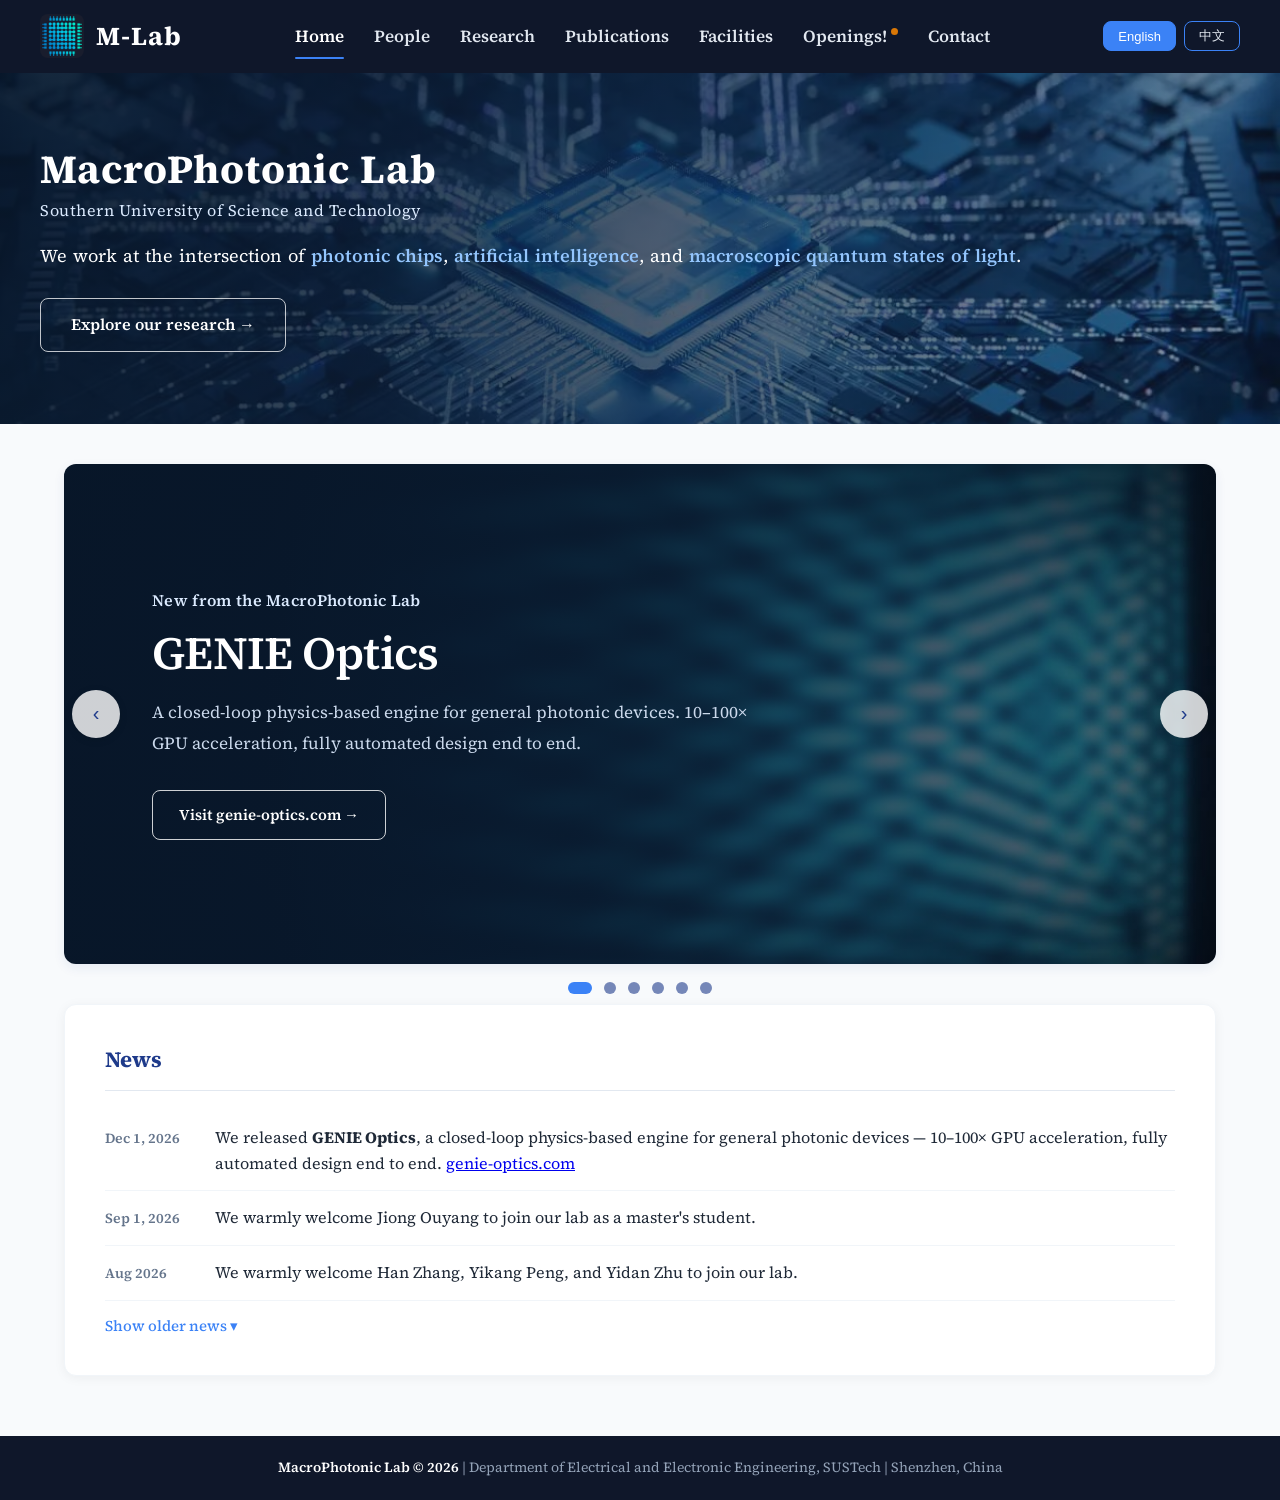
<file: index.html>
<!DOCTYPE html>
<html lang="en">
<head>
    <meta charset="UTF-8">
    <meta name="viewport" content="width=device-width, initial-scale=1.0">
    <title>Home - MacroPhotonic Lab</title>
    <meta name="description" content="MacroPhotonic Lab at Southern University of Science and Technology (SUSTech). We work on photonic chips, artificial intelligence, and macroscopic quantum physics.">
    <meta name="cn-title" content="首页 - MacroPhotonic Lab">
    <link rel="canonical" href="https://www.jwma-lab.com/">
    <meta property="og:type" content="website">
    <meta property="og:site_name" content="MacroPhotonic Lab">
    <meta property="og:title" content="Home - MacroPhotonic Lab">
    <meta property="og:description" content="MacroPhotonic Lab at Southern University of Science and Technology (SUSTech). We work on photonic chips, artificial intelligence, and macroscopic quantum physics.">
    <meta property="og:image" content="https://www.jwma-lab.com/images/home/home.jpg">
    <meta property="og:url" content="https://www.jwma-lab.com/">
    <meta name="twitter:card" content="summary_large_image">
    <meta name="twitter:title" content="Home - MacroPhotonic Lab">
    <meta name="twitter:description" content="MacroPhotonic Lab at Southern University of Science and Technology (SUSTech). We work on photonic chips, artificial intelligence, and macroscopic quantum physics.">
    <meta name="twitter:image" content="https://www.jwma-lab.com/images/home/home.jpg">
    <link rel="icon" type="image/png" href="images/home/logo.png">
    <link rel="apple-touch-icon" href="images/home/logo.png">
    <script type="application/ld+json">
    {
      "@context": "https://schema.org",
      "@type": "Organization",
      "name": "MacroPhotonic Lab",
      "url": "https://www.jwma-lab.com/",
      "logo": "https://www.jwma-lab.com/images/home/logo.png",
      "description": "Research group at SUSTech working on photonic chips, artificial intelligence, and macroscopic quantum physics.",
      "address": {
        "@type": "PostalAddress",
        "streetAddress": "Room 339, South Building of College of Engineering, No. 1088 Xueyuan Road, Nanshan District",
        "addressLocality": "Shenzhen",
        "addressRegion": "Guangdong",
        "postalCode": "518055",
        "addressCountry": "CN"
      },
      "sameAs": ["https://scholar.google.com/citations?user=-2sAiXwAAAAJ"]
    }
    </script>
    <link rel="stylesheet" href="common.css">

    <style>

        .banner {
            background-image: url('images/home/home.jpg');
            background-size: cover;
            background-position: center;
            background-repeat: no-repeat;
            position: relative;
            color: #ffffff;
            padding: 72px 24px;
        }

        .banner::before {
            content: '';
            position: absolute;
            top: 0;
            left: 0;
            width: 100%;
            height: 100%;
            background: linear-gradient(100deg, rgba(8, 23, 42, 0.92) 0%, rgba(15, 35, 62, 0.75) 50%, rgba(15, 35, 62, 0.45) 100%);
            z-index: 1;
        }

        .banner-cta {
            position: relative;
            z-index: 2;
            display: inline-block;
            margin: 26px auto 0;
            padding: 12px 30px;
            border: 1.5px solid rgba(255, 255, 255, 0.75);
            border-radius: 8px;
            color: #ffffff;
            text-decoration: none;
            font-size: 16px;
            font-weight: 600;
            transition: background 0.2s, color 0.2s;
        }

        .banner-cta:hover {
            background-color: #ffffff;
            color: #1E3A8A;
        }

        .banner-title {
            position: relative;
            z-index: 2;
            max-width: 1200px;
            margin: 0 auto 20px;
            font-size: 40px;
            font-weight: 700;
            letter-spacing: 1px;
            line-height: 1.2;
        }

        .banner-title small {
            display: block;
            margin-top: 8px;
            font-size: 16px;
            font-weight: 400;
            letter-spacing: 0.5px;
            color: #DBEAFE;
        }

        .banner-desc {
            position: relative;
            z-index: 2;
            max-width: 1200px;
            margin: 0 auto;
            font-size: 18px;
            line-height: 1.8;
            word-spacing: 2px;
        }

        .banner-desc strong {
            color: #93C5FD;
            font-weight: 600;
        }

        .carousel-container {
            max-width: 1200px;
            margin: 40px auto;
            padding: 0 24px;
            position: relative;
        }

        .carousel-wrap {
            max-width: 100%;
            position: relative;
            display: flex;
            justify-content: center;
            padding: 0;
        }

        .carousel-slide {
            width: 100%;
            max-width: 1200px;
            height: 500px;
            display: none;
            border-radius: 12px;
            overflow: hidden;
            box-shadow: 0 4px 12px rgba(30, 58, 138, 0.08);
            transition: all 0.3s ease;
            background-color: #ffffff;
            align-items: center;
            justify-content: center;
        }

        .carousel-slide.active {
            display: flex;
            align-items: center;
            justify-content: center;
            opacity: 1;
        }

        .carousel-img {
            width: 100%;
            height: 100%;
            object-fit: contain;
            object-position: center;
            display: block;
        }

        .carousel-desc {
            position: absolute;
            bottom: 0;
            left: 50%;
            transform: translateX(-50%);
            width: 100%;
            max-width: 1200px;
            height: auto;
            max-height: 70%;
            background: rgba(0, 0, 0, 0.8);
            color: #ffffff;
            padding: 20px 24px;
            opacity: 0;
            visibility: hidden;
            transition: all 0.3s ease;
            white-space: normal;
            overflow-wrap: break-word;
            line-height: 1.6;
            font-size: 18px;
            overflow-y: auto;
            border-bottom-left-radius: 12px;
            border-bottom-right-radius: 12px;
            z-index: 5;
        }

        .carousel-desc a {
            color: #93C5FD;
            font-weight: 500;
            text-decoration: none;
            display: inline;
            white-space: normal;
            word-break: break-word;
        }

        .carousel-desc a:hover {
            text-decoration: underline;
        }

        .carousel-slide:hover {
            transform: translateY(-5px);
            box-shadow: 0 8px 20px rgba(30, 58, 138, 0.12);
        }

        .carousel-wrap:hover .carousel-desc {
            opacity: 0;
            visibility: hidden;
        }

        .carousel-wrap:hover .carousel-desc.active {
            opacity: 1;
            visibility: visible;
        }

        /* 移动端：点按图片展开/收起说明文字 */
        .carousel-desc.show-desc {
            opacity: 1 !important;
            visibility: visible !important;
        }

        /* GENIE 发布卡：与论文配图区分开的深色公告页，文案常驻、不靠 hover
           背景图取自 genie-optics.com 首页那张焦斑图，已水平镜像，让亮部落在右侧、暗部留给文字 */
        .carousel-slide.sw-slide {
            background-image:
                linear-gradient(100deg, rgba(8, 23, 42, 0.96) 0%, rgba(9, 26, 47, 0.90) 48%, rgba(10, 30, 54, 0.62) 80%, rgba(10, 30, 54, 0.36) 100%),
                url('images/home/genie-focus.jpg');
            background-size: cover, cover;
            background-position: center, center;
            background-repeat: no-repeat, no-repeat;
            justify-content: flex-start;
        }

        /* 文案块靠左固定内缩，不做居中：右侧留给图案，左侧成一块确定的文字栏 */
        .sw-slide-inner {
            width: 100%;
            max-width: 840px;
            padding: 0 48px 0 88px;
            text-align: left;
        }

        .sw-kicker {
            font-size: 16px;
            font-weight: 600;
            letter-spacing: 0.02em;
            color: #DBEAFE;
            margin-bottom: 14px;
        }

        .sw-slide-title {
            font-size: 46px;
            font-weight: 600;
            color: #ffffff;
            line-height: 1.06;
            letter-spacing: -0.015em;
            margin-bottom: 20px;
        }

        .sw-lead {
            font-size: 17px;
            line-height: 1.8;
            color: #CBD9EC;
            margin-bottom: 32px;
            max-width: 630px;
        }

        /* 中文行距略松一档，西文保持 1.8 */
        html[lang="zh-CN"] .sw-lead {
            line-height: 1.95;
        }

        .sw-cta {
            display: inline-block;
            padding: 11px 26px;
            border: 1.5px solid rgba(255, 255, 255, 0.8);
            border-radius: 8px;
            color: #ffffff;
            text-decoration: none;
            font-size: 15px;
            font-weight: 600;
            transition: background 0.2s, color 0.2s;
        }

        .sw-cta:hover {
            background-color: #ffffff;
            color: #1E3A8A;
        }

        .sw-cta:focus-visible {
            outline: 2px solid #93C5FD;
            outline-offset: 3px;
        }

        .carousel-btn {
            position: absolute;
            top: 50%;
            transform: translateY(-50%);
            width: 48px;
            height: 48px;
            border-radius: 50%;
            background-color: rgba(255, 255, 255, 0.8);
            border: none;
            cursor: pointer;
            display: flex;
            align-items: center;
            justify-content: center;
            font-size: 20px;
            color: #1E3A8A;
            box-shadow: 0 2px 8px rgba(0, 0, 0, 0.1);
            transition: all 0.2s ease;
            z-index: 10;
        }

        .carousel-btn:hover {
            background-color: #ffffff;
            color: #3B82F6;
            transform: translateY(-50%) scale(1.05);
        }

        .prev-btn {
            left: 8px;
        }

        .next-btn {
            right: 8px;
        }

        .carousel-indicators {
            position: absolute;
            bottom: -30px;
            left: 50%;
            transform: translateX(-50%);
            display: flex;
            gap: 12px;
            z-index: 10;
        }

        .indicator-dot {
            width: 12px;
            height: 12px;
            border-radius: 50%;
            border: none;
            padding: 0;
            background-color: rgba(30, 58, 138, 0.6);
            cursor: pointer;
            transition: all 0.2s ease;
        }

        .indicator-dot:focus-visible {
            outline: 2px solid #3B82F6;
            outline-offset: 2px;
        }

        .indicator-dot.active {
            background-color: #3B82F6;
            width: 24px;
            border-radius: 6px;
        }

        .news-section {
            max-width: 1200px;
            margin: 40px auto;
            padding: 0 24px;
        }

        .news-card {
            background: #ffffff;
            border-radius: 12px;
            padding: 36px 40px;
            box-shadow: 0 2px 12px rgba(0, 0, 0, 0.05);
            border: 1px solid #F1F5F9;
        }

        .news-card h3 {
            font-size: 22px;
            color: #1E3A8A;
            margin-bottom: 20px;
            padding-bottom: 12px;
            border-bottom: 1px solid #E2E8F0;
        }

        .news-item {
            display: flex;
            gap: 20px;
            padding: 14px 0;
            border-bottom: 1px solid #F1F5F9;
            align-items: baseline;
        }

        .news-item:last-child {
            border-bottom: none;
            padding-bottom: 0;
        }

        .news-date {
            font-size: 14px;
            font-weight: 600;
            color: #64748B;
            min-width: 90px;
            flex-shrink: 0;
        }

        .news-text {
            font-size: 16px;
            color: #1F2937;
            line-height: 1.6;
        }

        .news-item.news-extra {
            display: none;
        }

        .news-card.expanded .news-item.news-extra {
            display: flex;
        }

        .news-toggle {
            margin-top: 14px;
            background: none;
            border: none;
            padding: 0;
            color: #3B82F6;
            font-size: 15px;
            font-weight: 500;
            cursor: pointer;
            font-family: inherit;
        }

        .news-toggle:hover {
            text-decoration: underline;
        }

        @media (max-width: 768px) {
            .news-card { padding: 28px 24px; }
            .news-card h3 { font-size: 20px; }
            .news-item { flex-direction: column; gap: 4px; }
            .news-text { font-size: 15px; }
        }

        @media (max-width: 480px) {
            .news-section { padding: 0 16px; }
            .news-card { padding: 24px 20px; }
        }

        @media (max-width: 768px) {
            .banner { padding: 48px 20px; }
            .banner-title { font-size: 30px; }
            .banner-title small { font-size: 14px; }
            .banner-desc { font-size: 16px; }
            .card h3 { font-size: 24px; }
            .carousel-slide { width: 100%; height: 280px; }
            .carousel-slide.sw-slide { height: 300px; }
            /* 窄屏下文字几乎占满整张卡，改用纵向均匀压暗，保证任何一行都压在暗底上 */
            .carousel-slide.sw-slide {
                background-image:
                    linear-gradient(180deg, rgba(8, 23, 42, 0.93) 0%, rgba(8, 23, 42, 0.87) 100%),
                    url('images/home/genie-focus.jpg');
            }
            .sw-slide-inner { padding: 0 56px; }
            .sw-kicker { margin-bottom: 12px; }
            .sw-slide-title { font-size: 34px; margin-bottom: 14px; }
            .sw-lead { font-size: 16px; line-height: 1.75; margin-bottom: 22px; }
            html[lang="zh-CN"] .sw-lead { line-height: 1.9; }
            .carousel-desc {
                left: 50%;
                transform: translateX(-50%);
                width: 100%;
                font-size: 15px;
                padding: 16px 20px;
                max-height: 70%;
            }
            .carousel-btn { width: 40px; height: 40px; font-size: 18px; }
            .prev-btn { left: 4px; }
            .next-btn { right: 4px; }
        }

        @media (max-width: 480px) {
            .banner { padding: 36px 16px; }
            .banner-title { font-size: 26px; }
            .carousel-container { padding: 0 16px; margin: 32px auto; }
            .carousel-slide { width: 100%; height: 200px; }
            .carousel-slide.sw-slide { height: 290px; }
            .sw-slide-inner { padding: 0 46px; }
            .sw-kicker { font-size: 14px; letter-spacing: 0.01em; margin-bottom: 12px; }
            .sw-slide-title { font-size: 28px; margin-bottom: 10px; }
            .sw-lead { font-size: 15px; line-height: 1.8; margin-bottom: 18px; }
            html[lang="zh-CN"] .sw-lead { line-height: 1.95; }
            .sw-cta { padding: 9px 18px; font-size: 13.5px; }
            .carousel-desc {
                left: 50%;
                transform: translateX(-50%);
                width: 100%;
                font-size: 13px;
                padding: 10px 14px;
                line-height: 1.5;
            }
            .carousel-btn { width: 36px; height: 36px; font-size: 16px; }
            .prev-btn { left: 2px; }
            .next-btn { right: 2px; }
            .indicator-dot { width: 10px; height: 10px; }
            .indicator-dot.active { width: 20px; }
        }

    </style>
</head>
<body>
    <div class="header">
        <div class="nav-wrap">
            <span id="lab-logo-en" style="display: inline-flex;">
                <a href="index.html" class="lab-logo" title="MacroPhotonic Lab">
                    <img src="images/home/logo.png" alt="MacroPhotonic Lab" class="logo-img">
                    <span class="logo-text">M-Lab</span>
                </a>
            </span>
            <span id="lab-logo-cn" style="display: none;">
                <a href="index.html" class="lab-logo" title="MacroPhotonic Lab">
                    <img src="images/home/logo.png" alt="MacroPhotonic Lab" class="logo-img">
                    <span class="logo-text">M-Lab</span>
                </a>
            </span>
            <div class="nav">
                <a href="index.html" class="active" id="nav-home-en">Home</a>
                <a href="index.html" class="active" id="nav-home-cn" style="display: none;">首页</a>
                <a href="people.html" class="" id="nav-people-en">People</a>
                <a href="people.html" class="" id="nav-people-cn" style="display: none;">团队成员</a>
                <a href="research.html" class="" id="nav-research-en">Research</a>
                <a href="research.html" class="" id="nav-research-cn" style="display: none;">研究方向</a>
                <a href="publications.html" class="" id="nav-pub-en">Publications</a>
                <a href="publications.html" class="" id="nav-pub-cn" style="display: none;">发表论文</a>
                <a href="facilities.html" class="" id="nav-fac-en">Facilities</a>
                <a href="facilities.html" class="" id="nav-fac-cn" style="display: none;">实验设备</a>
                <a href="openings.html" class="" id="nav-open-en">Openings!<span class="nav-badge"></span></a>
                <a href="openings.html" class="" id="nav-open-cn" style="display: none;">招聘信息<span class="nav-badge"></span></a>
                <a href="contact.html" class="" id="nav-contact-en">Contact</a>
                <a href="contact.html" class="" id="nav-contact-cn" style="display: none;">联系方式</a>
            </div>
            <div class="lang-switch">
                <button class="lang-btn active" id="en-btn">English</button>
                <button class="lang-btn" id="cn-btn">中文</button>
            </div>
        </div>
    </div>


    <div class="banner">
        <h1 class="banner-title" id="banner-title-en">MacroPhotonic Lab
            <small>Southern University of Science and Technology</small>
        </h1>
        <h1 class="banner-title" id="banner-title-cn" style="display: none;">宏观光子实验室
            <small>南方科技大学</small>
        </h1>
        <p class="banner-desc" id="banner-desc-en">
            We work at the intersection of <strong>photonic chips</strong>, <strong>artificial intelligence</strong>, and <strong>macroscopic quantum states of light</strong>.
        </p>
        <p class="banner-desc" id="banner-desc-cn" style="display: none;">
            我们从事<strong>光子芯片</strong>、<strong>人工智能</strong>、<strong>宏观光量子物态</strong>的交叉研究。
        </p>
        <div style="max-width: 1200px; margin: 0 auto; position: relative; z-index: 2;">
            <span id="banner-cta-en" style="display: inline;"><a href="research.html" class="banner-cta">Explore our research →</a></span>
            <span id="banner-cta-cn" style="display: none;"><a href="research.html" class="banner-cta">了解我们的研究方向 →</a></span>
        </div>
    </div>

    <div class="carousel-container">
        <div class="carousel-wrap">
            <div class="carousel-slide sw-slide active" data-index="0">
                <div class="sw-slide-inner">
                    <div class="sw-kicker" id="sw-kick-en">New from the MacroPhotonic Lab</div>
                    <div class="sw-kicker" id="sw-kick-cn" style="display: none;">宏观光子实验室发布</div>
                    <div class="sw-slide-title">GENIE Optics</div>
                    <p class="sw-lead" id="sw-lead-en">A closed-loop <span style="white-space: nowrap;">physics-based</span> engine for general photonic devices. <span style="white-space: nowrap;">10&ndash;100&times;</span> GPU acceleration, <span style="white-space: nowrap;">fully automated design end to end</span>.</p>
                    <p class="sw-lead" id="sw-lead-cn" style="display: none;">面向通用光子器件的闭环物理引擎，<span style="white-space: nowrap;">10&ndash;100&times;</span> GPU 加速，端到端全自动设计。</p>
                    <span id="sw-cta-en"><a class="sw-cta" href="https://www.genie-optics.com" target="_blank" rel="noopener">Visit genie-optics.com &rarr;</a></span>
                    <span id="sw-cta-cn" style="display: none;"><a class="sw-cta" href="https://www.genie-optics.com" target="_blank" rel="noopener">访问 genie-optics.com &rarr;</a></span>
                </div>
            </div>

            <div class="carousel-slide" data-index="1">
                <img src="images/publications/Excitonic negative refraction mediated by magnetic orders.jpg" alt="Excitonic negative refraction" class="carousel-img">
            </div>
            <div class="carousel-desc" id="desc2-en">
                <strong>Strong light-matter interactions:</strong> We made the first excitonic negative refraction — mediated by magnetic orders. Published in <a href="https://doi.org/10.1038/s41565-025-02118-5" target="_blank">Nature Nanotechnology</a>.
            </div>
            <div class="carousel-desc" id="desc2-cn">
                <strong>强光-物质相互作用：</strong>我们实现了首个由磁序调控的激子负折射，发表于 <a href="https://doi.org/10.1038/s41565-025-02118-5" target="_blank">Nature Nanotechnology</a>。
            </div>

            <div class="carousel-slide" data-index="2">
                <img src="images/publications/Nanomechanical topological insulators with an auxiliary orbital degree of freedom.jpg" alt="Topological nanomechanics" loading="lazy" class="carousel-img">
            </div>
            <div class="carousel-desc" id="desc3-en">
                <strong>Nano-electro-mechanical chips:</strong> We made the first topological chip with auxiliary orbital degree of freedom. Published in <a href="https://doi.org/10.1038/s41565-021-00868-6" target="_blank">Nature Nanotechnology</a>.
            </div>
            <div class="carousel-desc" id="desc3-cn">
                <strong>纳米机电芯片：</strong>我们制备了首个具备辅助轨道自由度的拓扑芯片，发表于 <a href="https://doi.org/10.1038/s41565-021-00868-6" target="_blank">Nature Nanotechnology</a>。
            </div>

            <div class="carousel-slide" data-index="3">
                <img src="images/publications/Room-temperature continuous-wave Dirac-vortex topological lasers on silicon.jpg" alt="Dirac-vortex lasers" loading="lazy" class="carousel-img">
            </div>
            <div class="carousel-desc" id="desc4-en">
                <strong>III-V semiconductor lasers:</strong> We built photonic-crystal micro-cavity lasers with Dirac-vortex states. Published in <a href="https://doi.org/10.1038/s41377-023-01290-4" target="_blank">Light: Science &amp; Applications</a>.
            </div>
            <div class="carousel-desc" id="desc4-cn">
                <strong>III-V 族半导体激光器：</strong>我们构建了基于狄拉克涡旋态的光子晶体微腔激光器，发表于 <a href="https://doi.org/10.1038/s41377-023-01290-4" target="_blank">Light: Science &amp; Applications</a>。
            </div>

            <div class="carousel-slide" data-index="4">
                <img src="images/publications/vortex_string_chiral_mode.jpg" alt="Vortex-string chiral modes" loading="lazy" class="carousel-img">
            </div>
            <div class="carousel-desc" id="desc5-en">
                <strong>Metamaterials:</strong> We realized vortex-string chiral modes in metamaterials. Published in <a href="https://doi.org/10.1038/s41467-024-46641-w" target="_blank">Nature Communications</a>.
            </div>
            <div class="carousel-desc" id="desc5-cn">
                <strong>超材料：</strong>我们在超材料中实现了涡旋弦手性模式，发表于 <a href="https://doi.org/10.1038/s41467-024-46641-w" target="_blank">Nature Communications</a>。
            </div>

            <div class="carousel-slide" data-index="5">
                <img src="images/publications/Topological photonic integrated circuits based on valley kink states.jpg" alt="Valley photonic crystals" loading="lazy" class="carousel-img">
            </div>
            <div class="carousel-desc" id="desc6-en">
                <strong>Photonic integrated circuits:</strong> We built photonic integrated circuits using valley kink states. Published in <a href="https://doi.org/10.1002/lpor.201900087" target="_blank">Laser &amp; Photonics Review</a> (cover article).
            </div>
            <div class="carousel-desc" id="desc6-cn">
                <strong>光子集成芯片：</strong>我们基于谷霍尔拓扑边缘态构建了光子集成芯片，发表于 <a href="https://doi.org/10.1002/lpor.201900087" target="_blank">Laser &amp; Photonics Review</a>（封面文章）。
            </div>

            <button class="carousel-btn prev-btn" aria-label="Previous slide">&lsaquo;</button>
            <button class="carousel-btn next-btn" aria-label="Next slide">&rsaquo;</button>

            <div class="carousel-indicators">
                <button type="button" class="indicator-dot active" data-index="0" aria-label="Go to slide 1"></button>
                <button type="button" class="indicator-dot" data-index="1" aria-label="Go to slide 2"></button>
                <button type="button" class="indicator-dot" data-index="2" aria-label="Go to slide 3"></button>
                <button type="button" class="indicator-dot" data-index="3" aria-label="Go to slide 4"></button>
                <button type="button" class="indicator-dot" data-index="4" aria-label="Go to slide 5"></button>
                <button type="button" class="indicator-dot" data-index="5" aria-label="Go to slide 6"></button>
            </div>
        </div>
    </div>

    <div class="news-section">
        <div class="news-card">
            <h3 id="news-title-en">News</h3>
            <h3 id="news-title-cn" style="display: none;">动态</h3>
            <div class="news-item">
                <span class="news-date">Dec 1, 2026</span>
                <span class="news-text" id="news4-en">We released <strong>GENIE Optics</strong>, a closed-loop physics-based engine for general photonic devices — 10–100× GPU acceleration, fully automated design end to end. <a href="https://www.genie-optics.com" target="_blank" rel="noopener">genie-optics.com</a></span>
                <span class="news-text" id="news4-cn" style="display: none;">我们发布 <strong>GENIE Optics</strong>——面向通用光子器件的闭环物理引擎，10–100× GPU 加速，端到端全自动设计。详见 <a href="https://www.genie-optics.com" target="_blank" rel="noopener">genie-optics.com</a></span>
            </div>
            <div class="news-item">
                <span class="news-date">Sep 1, 2026</span>
                <span class="news-text" id="news3-en">We warmly welcome Jiong Ouyang to join our lab as a master's student.</span>
                <span class="news-text" id="news3-cn" style="display: none;">欢迎欧阳炯作为硕士研究生加入实验室。</span>
            </div>
            <div class="news-item">
                <span class="news-date">Aug 2026</span>
                <span class="news-text" id="news2-en">We warmly welcome Han Zhang, Yikang Peng, and Yidan Zhu to join our lab.</span>
                <span class="news-text" id="news2-cn" style="display: none;">欢迎张涵、彭怡康、朱奕丹加入实验室。</span>
            </div>
            <div class="news-item">
                <span class="news-date">Jun 2026</span>
                <span class="news-text" id="news1-en">MacroPhotonic Lab launched at SUSTech.</span>
                <span class="news-text" id="news1-cn" style="display: none;">MacroPhotonic Lab 在南方科技大学成立。</span>
            </div>
        </div>
    </div>


    <div class="footer">
        <p class="footer-copy" id="footer-copy-en"><strong>MacroPhotonic Lab &copy; 2026</strong> | Department of Electrical and Electronic Engineering, SUSTech | Shenzhen, China</p>
        <p class="footer-copy" id="footer-copy-cn" style="display: none;"><strong>MacroPhotonic Lab &copy; 2026</strong> | 南方科技大学电子与电气工程系 | 中国・深圳</p>
    </div>

    <script src="common.js"></script>
        <script>
const slides = document.querySelectorAll('.carousel-slide');
        const dots = document.querySelectorAll('.indicator-dot');
        const prevBtn = document.querySelector('.prev-btn');
        const nextBtn = document.querySelector('.next-btn');
        const descElements = document.querySelectorAll('.carousel-desc');
        let currentIndex = 0;
        let carouselInterval = null;

        function switchSlide(index) {
            slides.forEach(function(slide) { slide.classList.remove('active'); });
            dots.forEach(function(dot) { dot.classList.remove('active'); });
            slides[index].classList.add('active');
            dots[index].classList.add('active');

            descElements.forEach(function(desc) { desc.classList.remove('active', 'show-desc'); });
            // 第 1 张是 GENIE 发布卡，文案常驻在卡内，没有 hover 说明层
            var descEn = document.getElementById('desc' + (index + 1) + '-en');
            var descCn = document.getElementById('desc' + (index + 1) + '-cn');
            if (descEn) descEn.classList.add('active');
            if (descCn) descCn.classList.add('active');

            currentIndex = index;
        }

        function nextSlide() { switchSlide((currentIndex + 1) % slides.length); }

        function prevSlide() { switchSlide((currentIndex - 1 + slides.length) % slides.length); }

        function startAutoCarousel() {
            // 尊重系统“减少动态效果”设置：不自动轮播
            if (window.matchMedia('(prefers-reduced-motion: reduce)').matches) return;
            carouselInterval = setInterval(nextSlide, 3000);
        }

        // 用户手动交互后停止自动轮播，避免打断浏览
        function stopAutoCarousel() {
            if (carouselInterval) {
                clearInterval(carouselInterval);
                carouselInterval = null;
            }
        }

        nextBtn.addEventListener('click', function() { stopAutoCarousel(); nextSlide(); });
        prevBtn.addEventListener('click', function() { stopAutoCarousel(); prevSlide(); });
        dots.forEach(function(dot, index) {
            dot.addEventListener('click', function() { stopAutoCarousel(); switchSlide(index); });
        });

        // 移动端无悬停：点按图片切换说明文字的显示
        slides.forEach(function(slide) {
            slide.addEventListener('click', function() {
                document.querySelectorAll('.carousel-desc.active').forEach(function(desc) {
                    desc.classList.toggle('show-desc');
                });
            });
        });

        startAutoCarousel();

        // News: collapse older items beyond the latest 3, with a bilingual toggle
        (function() {
            var card = document.querySelector('.news-card');
            if (!card) return;
            var items = card.querySelectorAll('.news-item');
            if (items.length <= 3) return;
            for (var i = 3; i < items.length; i++) items[i].classList.add('news-extra');
            var btn = document.createElement('button');
            btn.className = 'news-toggle';
            btn.type = 'button';
            btn.innerHTML = '<span id="news-toggle-en" style="display:inline;">Show older news &#9662;</span>' +
                            '<span id="news-toggle-cn" style="display:none;">展开更早的动态 &#9662;</span>';
            card.appendChild(btn);
            var expanded = false;
            var enLabel = document.getElementById('news-toggle-en');
            var cnLabel = document.getElementById('news-toggle-cn');
            btn.addEventListener('click', function() {
                expanded = !expanded;
                card.classList.toggle('expanded', expanded);
                enLabel.textContent = expanded ? 'Show less ▴' : 'Show older news ▾';
                cnLabel.textContent = expanded ? '收起 ▴' : '展开更早的动态 ▾';
            });
            function syncLang() {
                var cn = localStorage.getItem('labLang') === 'cn';
                enLabel.style.display = cn ? 'none' : 'inline';
                cnLabel.style.display = cn ? 'inline' : 'none';
            }
            syncLang();
            document.getElementById('en-btn').addEventListener('click', syncLang);
            document.getElementById('cn-btn').addEventListener('click', syncLang);
        })();
    </script>
    <script>
        // GoatCounter analytics — only counts visits on the live domain
        if (location.hostname.indexOf('jwma-lab.com') !== -1) {
            var gc = document.createElement('script');
            gc.async = true;
            gc.src = '//gc.zgo.at/count.js';
            gc.setAttribute('data-goatcounter', 'https://jwma-lab.goatcounter.com/count');
            document.body.appendChild(gc);
        }
    </script>
</body>
</html>
</file>
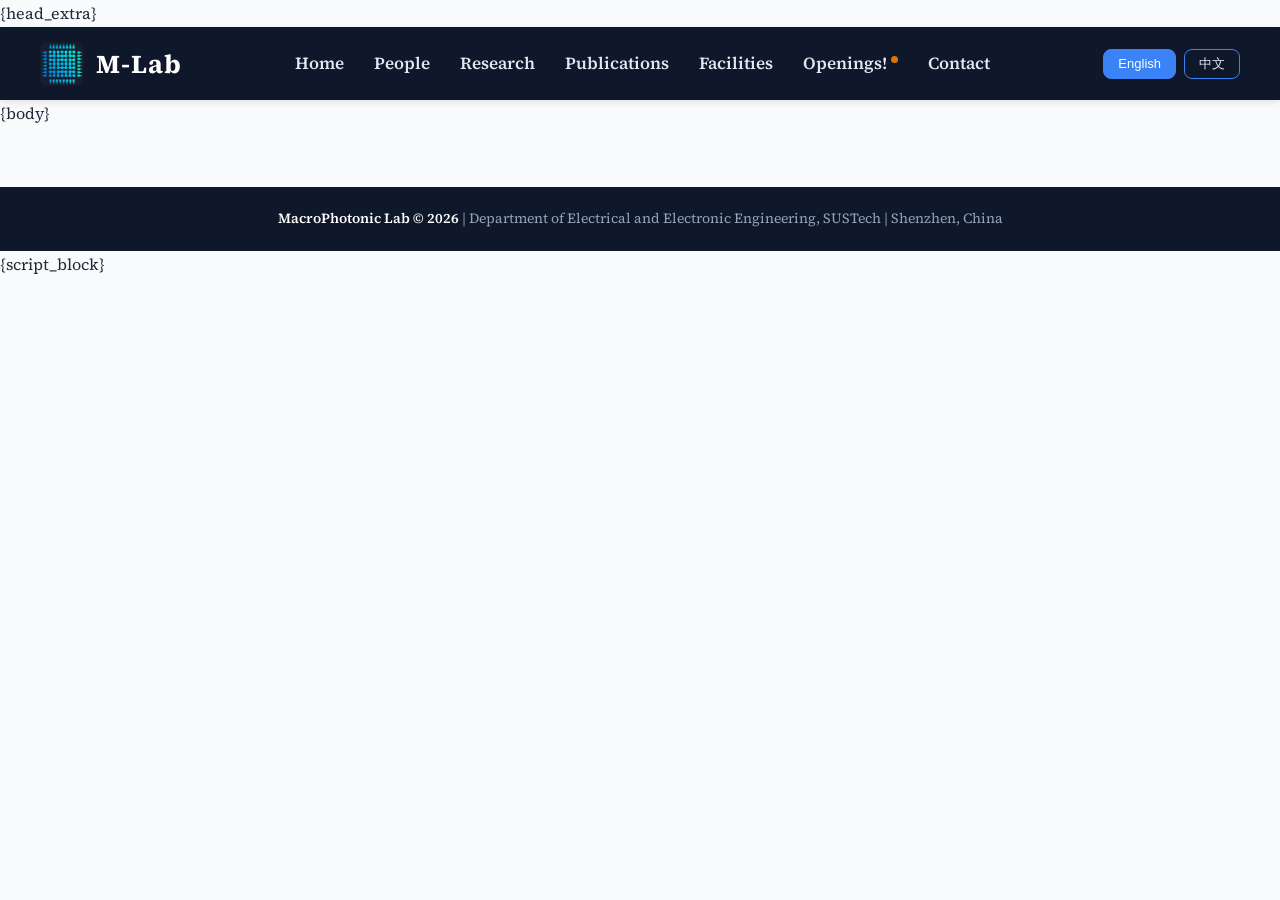
<file: _template.html>
<!DOCTYPE html>
<html lang="en">
<head>
    <meta charset="UTF-8">
    <meta name="viewport" content="width=device-width, initial-scale=1.0">
    <title>{title}</title>
    <meta name="description" content="MacroPhotonic Lab at Southern University of Science and Technology (SUSTech). We work on photonic chips, artificial intelligence, and macroscopic quantum physics.">
    <meta name="cn-title" content="{cn_title}">
    <link rel="canonical" href="{page_url}">
    <meta property="og:type" content="website">
    <meta property="og:site_name" content="MacroPhotonic Lab">
    <meta property="og:title" content="{title}">
    <meta property="og:description" content="MacroPhotonic Lab at Southern University of Science and Technology (SUSTech). We work on photonic chips, artificial intelligence, and macroscopic quantum physics.">
    <meta property="og:image" content="https://www.jwma-lab.com/images/home/home.jpg">
    <meta property="og:url" content="{page_url}">
    <meta name="twitter:card" content="summary_large_image">
    <meta name="twitter:title" content="{title}">
    <meta name="twitter:description" content="MacroPhotonic Lab at Southern University of Science and Technology (SUSTech). We work on photonic chips, artificial intelligence, and macroscopic quantum physics.">
    <meta name="twitter:image" content="https://www.jwma-lab.com/images/home/home.jpg">
    <link rel="icon" type="image/png" href="images/home/logo.png">
    <link rel="apple-touch-icon" href="images/home/logo.png">
    <script type="application/ld+json">
    {{
      "@context": "https://schema.org",
      "@type": "Organization",
      "name": "MacroPhotonic Lab",
      "url": "https://www.jwma-lab.com/",
      "logo": "https://www.jwma-lab.com/images/home/logo.png",
      "description": "Research group at SUSTech working on photonic chips, artificial intelligence, and macroscopic quantum physics.",
      "address": {{
        "@type": "PostalAddress",
        "streetAddress": "Room 339, South Building of College of Engineering, No. 1088 Xueyuan Road, Nanshan District",
        "addressLocality": "Shenzhen",
        "addressRegion": "Guangdong",
        "postalCode": "518055",
        "addressCountry": "CN"
      }},
      "sameAs": ["https://scholar.google.com/citations?user=-2sAiXwAAAAJ"]
    }}
    </script>
    <link rel="stylesheet" href="common.css">
{head_extra}
    <style>
{css}
    </style>
</head>
<body>
    <div class="header">
        <div class="nav-wrap">
            <span id="lab-logo-en" style="display: inline-flex;">
                <a href="index.html" class="lab-logo" title="MacroPhotonic Lab">
                    <img src="images/home/logo.png" alt="MacroPhotonic Lab" class="logo-img">
                    <span class="logo-text">M-Lab</span>
                </a>
            </span>
            <span id="lab-logo-cn" style="display: none;">
                <a href="index.html" class="lab-logo" title="MacroPhotonic Lab">
                    <img src="images/home/logo.png" alt="MacroPhotonic Lab" class="logo-img">
                    <span class="logo-text">M-Lab</span>
                </a>
            </span>
            <div class="nav">
                <a href="index.html" class="{nav_home}" id="nav-home-en">Home</a>
                <a href="index.html" class="{nav_home}" id="nav-home-cn" style="display: none;">首页</a>
                <a href="people.html" class="{nav_people}" id="nav-people-en">People</a>
                <a href="people.html" class="{nav_people}" id="nav-people-cn" style="display: none;">团队成员</a>
                <a href="research.html" class="{nav_research}" id="nav-research-en">Research</a>
                <a href="research.html" class="{nav_research}" id="nav-research-cn" style="display: none;">研究方向</a>
                <a href="publications.html" class="{nav_publications}" id="nav-pub-en">Publications</a>
                <a href="publications.html" class="{nav_publications}" id="nav-pub-cn" style="display: none;">发表论文</a>
                <a href="facilities.html" class="{nav_facilities}" id="nav-fac-en">Facilities</a>
                <a href="facilities.html" class="{nav_facilities}" id="nav-fac-cn" style="display: none;">实验设备</a>
                <a href="openings.html" class="{nav_openings}" id="nav-open-en">Openings!<span class="nav-badge"></span></a>
                <a href="openings.html" class="{nav_openings}" id="nav-open-cn" style="display: none;">招聘信息<span class="nav-badge"></span></a>
                <a href="contact.html" class="{nav_contact}" id="nav-contact-en">Contact</a>
                <a href="contact.html" class="{nav_contact}" id="nav-contact-cn" style="display: none;">联系方式</a>
            </div>
            <div class="lang-switch">
                <button class="lang-btn active" id="en-btn">English</button>
                <button class="lang-btn" id="cn-btn">中文</button>
            </div>
        </div>
    </div>

{body}

    <div class="footer">
        <p class="footer-copy" id="footer-copy-en"><strong>MacroPhotonic Lab &copy; 2026</strong> | Department of Electrical and Electronic Engineering, SUSTech | Shenzhen, China</p>
        <p class="footer-copy" id="footer-copy-cn" style="display: none;"><strong>MacroPhotonic Lab &copy; 2026</strong> | 南方科技大学电子与电气工程系 | 中国・深圳</p>
    </div>

    <script src="common.js"></script>
    {script_block}
    <script>
        // GoatCounter analytics — only counts visits on the live domain
        if (location.hostname.indexOf('jwma-lab.com') !== -1) {{
            var gc = document.createElement('script');
            gc.async = true;
            gc.src = '//gc.zgo.at/count.js';
            gc.setAttribute('data-goatcounter', 'https://jwma-lab.goatcounter.com/count');
            document.body.appendChild(gc);
        }}
    </script>
</body>
</html>
</file>
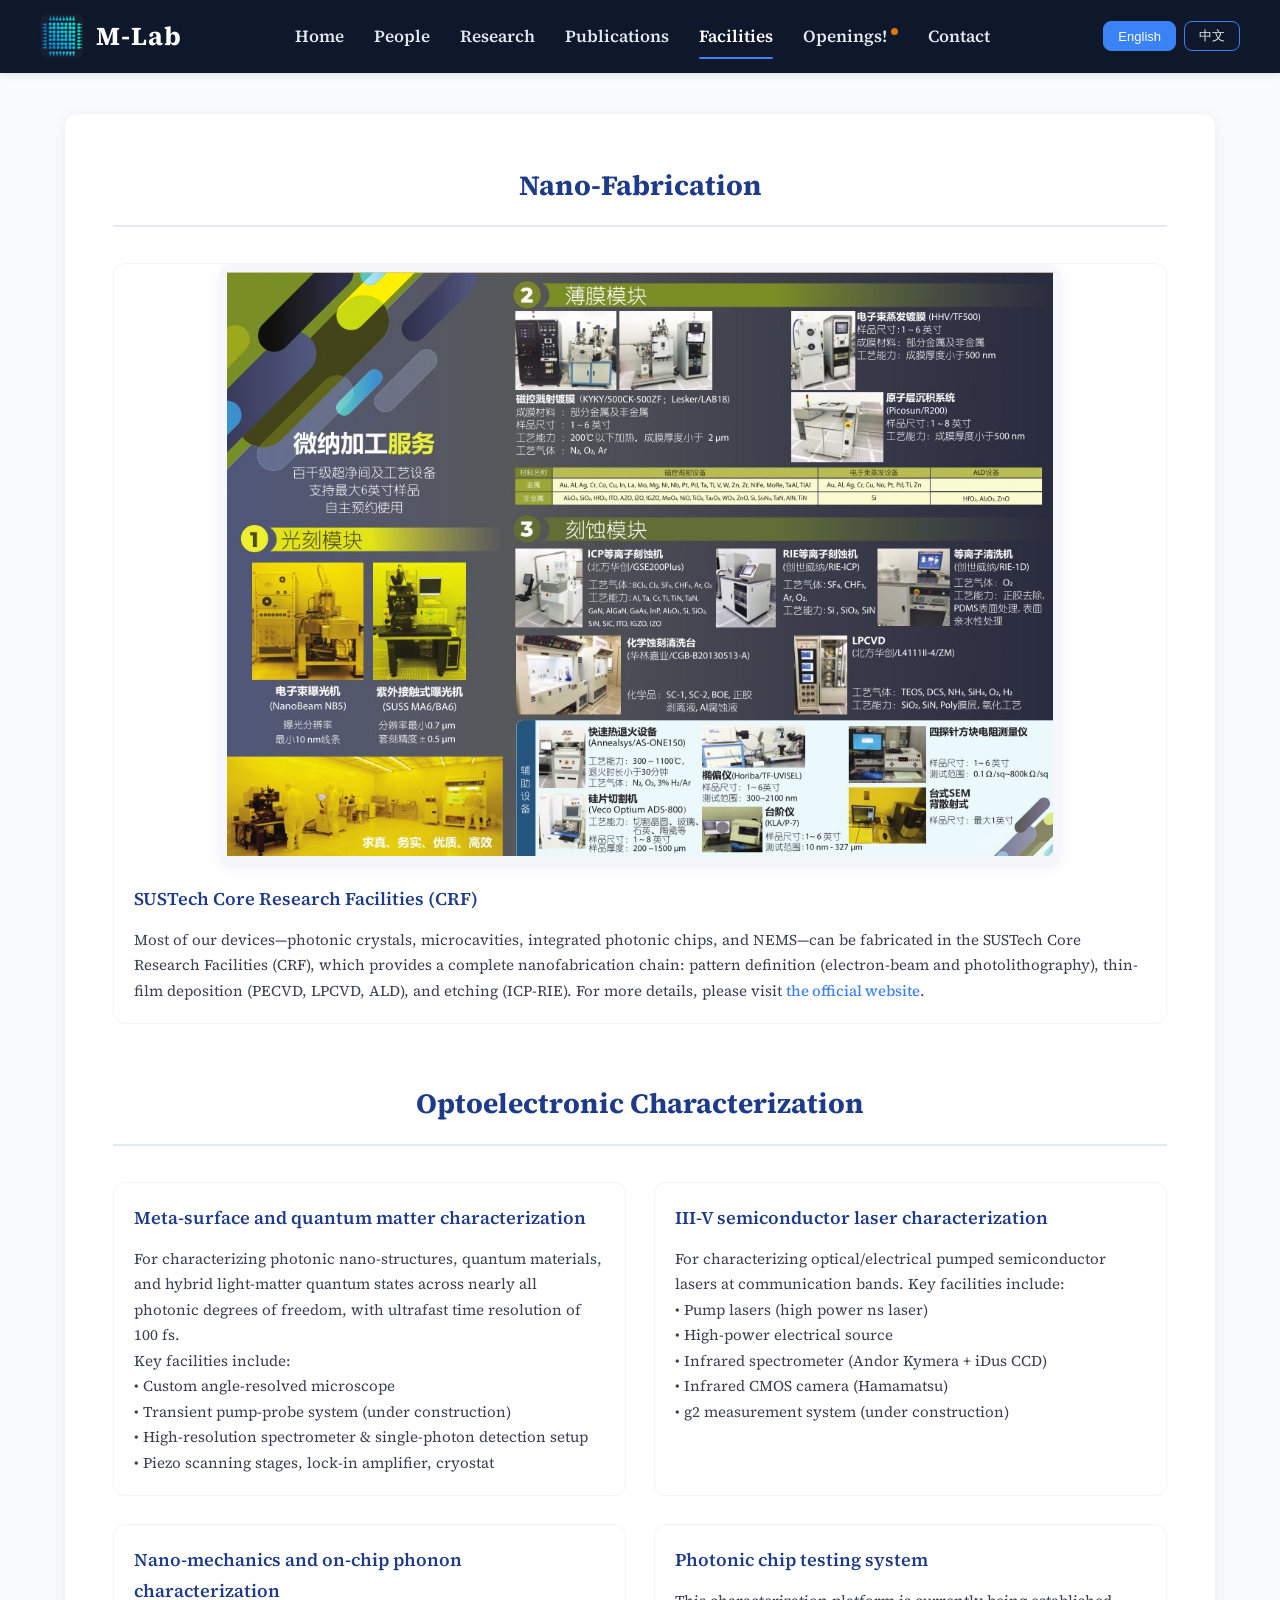
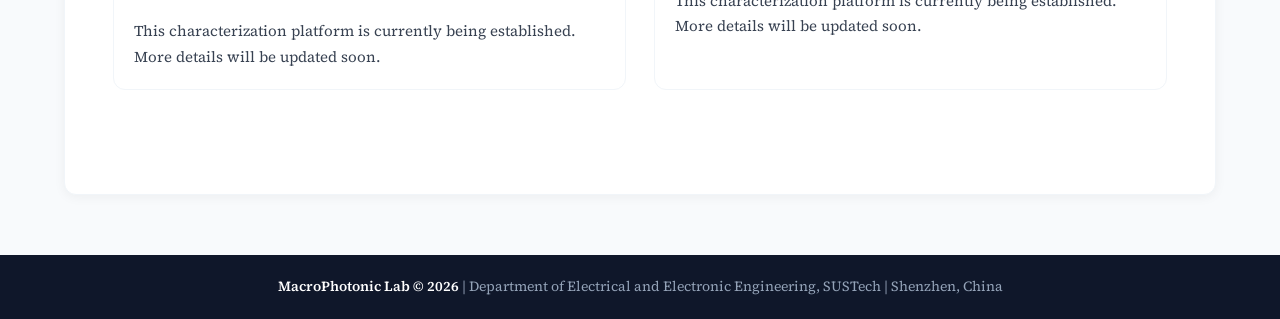
<file: facilities.html>
<!DOCTYPE html>
<html lang="en">
<head>
    <meta charset="UTF-8">
    <meta name="viewport" content="width=device-width, initial-scale=1.0">
    <title>Facilities - MacroPhotonic Lab</title>
    <meta name="description" content="MacroPhotonic Lab at Southern University of Science and Technology (SUSTech). We work on photonic chips, artificial intelligence, and macroscopic quantum physics.">
    <meta name="cn-title" content="实验设备 - MacroPhotonic Lab">
    <link rel="canonical" href="https://www.jwma-lab.com/facilities.html">
    <meta property="og:type" content="website">
    <meta property="og:site_name" content="MacroPhotonic Lab">
    <meta property="og:title" content="Facilities - MacroPhotonic Lab">
    <meta property="og:description" content="MacroPhotonic Lab at Southern University of Science and Technology (SUSTech). We work on photonic chips, artificial intelligence, and macroscopic quantum physics.">
    <meta property="og:image" content="https://www.jwma-lab.com/images/home/home.jpg">
    <meta property="og:url" content="https://www.jwma-lab.com/facilities.html">
    <meta name="twitter:card" content="summary_large_image">
    <meta name="twitter:title" content="Facilities - MacroPhotonic Lab">
    <meta name="twitter:description" content="MacroPhotonic Lab at Southern University of Science and Technology (SUSTech). We work on photonic chips, artificial intelligence, and macroscopic quantum physics.">
    <meta name="twitter:image" content="https://www.jwma-lab.com/images/home/home.jpg">
    <link rel="icon" type="image/png" href="images/home/logo.png">
    <link rel="apple-touch-icon" href="images/home/logo.png">
    <script type="application/ld+json">
    {
      "@context": "https://schema.org",
      "@type": "Organization",
      "name": "MacroPhotonic Lab",
      "url": "https://www.jwma-lab.com/",
      "logo": "https://www.jwma-lab.com/images/home/logo.png",
      "description": "Research group at SUSTech working on photonic chips, artificial intelligence, and macroscopic quantum physics.",
      "address": {
        "@type": "PostalAddress",
        "streetAddress": "Room 339, South Building of College of Engineering, No. 1088 Xueyuan Road, Nanshan District",
        "addressLocality": "Shenzhen",
        "addressRegion": "Guangdong",
        "postalCode": "518055",
        "addressCountry": "CN"
      },
      "sameAs": ["https://scholar.google.com/citations?user=-2sAiXwAAAAJ"]
    }
    </script>
    <link rel="stylesheet" href="common.css">

    <style>

        .facility-section {
            margin-bottom: 56px;
        }

        .facility-grid {
            display: grid;
            grid-template-columns: repeat(auto-fill, minmax(340px, 1fr));
            gap: 28px;
            width: 100%;
        }

        .nano-fabrication-grid {
            grid-template-columns: 1fr !important;
        }

        .facility-card {
            background: #ffffff;
            border: 1px solid #F1F5F9;
            border-radius: 12px;
        }

        .facility-img {
            width: 80%;
            max-width: 80%;
            margin: 0 auto;
            border-radius: 12px;
            overflow: hidden;
            box-shadow: 0 4px 12px rgba(30, 58, 138, 0.08);
            background: #F5F7FA;
            padding: 8px;
        }

        .facility-img img {
            width: 100%;
            height: auto;
            display: block;
            object-fit: contain;
        }

        .facility-info {
            padding: 20px;
        }

        .facility-name {
            font-size: 18px;
            font-weight: 600;
            color: #1E3A8A;
            margin-bottom: 12px;
        }

        .facility-desc {
            font-size: 15px;
            color: #374151;
            line-height: 1.7;
        }

        .facility-desc a {
            color: #3B82F6;
            text-decoration: none;
            font-weight: 500;
        }

        .facility-desc a:hover {
            text-decoration: underline;
        }

        @media (max-width: 768px) {
            .page-title { font-size: 24px; }
            .section-subtitle { font-size: 20px; }
            .facility-img { width: 90%; max-width: 90%; }
            .facility-grid { grid-template-columns: repeat(auto-fill, minmax(280px, 1fr)); gap: 24px; }
        }

        @media (max-width: 600px) {
            .facility-grid { grid-template-columns: 1fr; }
            .facility-img { width: 95%; max-width: 95%; }
            .facility-info { padding: 16px; }
            .facility-desc { word-break: break-word; hyphens: auto; }
        }

        @media (max-width: 375px) {
            .facility-name { font-size: 17px; }
            .facility-desc { font-size: 14px; word-break: break-word; }
        }

    </style>
</head>
<body>
    <div class="header">
        <div class="nav-wrap">
            <span id="lab-logo-en" style="display: inline-flex;">
                <a href="index.html" class="lab-logo" title="MacroPhotonic Lab">
                    <img src="images/home/logo.png" alt="MacroPhotonic Lab" class="logo-img">
                    <span class="logo-text">M-Lab</span>
                </a>
            </span>
            <span id="lab-logo-cn" style="display: none;">
                <a href="index.html" class="lab-logo" title="MacroPhotonic Lab">
                    <img src="images/home/logo.png" alt="MacroPhotonic Lab" class="logo-img">
                    <span class="logo-text">M-Lab</span>
                </a>
            </span>
            <div class="nav">
                <a href="index.html" class="" id="nav-home-en">Home</a>
                <a href="index.html" class="" id="nav-home-cn" style="display: none;">首页</a>
                <a href="people.html" class="" id="nav-people-en">People</a>
                <a href="people.html" class="" id="nav-people-cn" style="display: none;">团队成员</a>
                <a href="research.html" class="" id="nav-research-en">Research</a>
                <a href="research.html" class="" id="nav-research-cn" style="display: none;">研究方向</a>
                <a href="publications.html" class="" id="nav-pub-en">Publications</a>
                <a href="publications.html" class="" id="nav-pub-cn" style="display: none;">发表论文</a>
                <a href="facilities.html" class="active" id="nav-fac-en">Facilities</a>
                <a href="facilities.html" class="active" id="nav-fac-cn" style="display: none;">实验设备</a>
                <a href="openings.html" class="" id="nav-open-en">Openings!<span class="nav-badge"></span></a>
                <a href="openings.html" class="" id="nav-open-cn" style="display: none;">招聘信息<span class="nav-badge"></span></a>
                <a href="contact.html" class="" id="nav-contact-en">Contact</a>
                <a href="contact.html" class="" id="nav-contact-cn" style="display: none;">联系方式</a>
            </div>
            <div class="lang-switch">
                <button class="lang-btn active" id="en-btn">English</button>
                <button class="lang-btn" id="cn-btn">中文</button>
            </div>
        </div>
    </div>


    <div class="container">
        <div class="card">
            <div class="facility-section">
                <h3 class="page-title" id="nano-title-en">Nano-Fabrication</h3>
                <h3 class="page-title" id="nano-title-cn" style="display: none;">微纳加工平台</h3>

                <div class="facility-grid nano-fabrication-grid">
                    <div class="facility-card hover-card">
                        <div class="facility-img">
                            <img src="images/facility/nano-fabrication.jpg" alt="nano-fabrication" loading="lazy">
                        </div>
                        <div class="facility-info">
                            <div class="facility-name" id="nano-name-en">SUSTech Core Research Facilities (CRF)</div>
                            <div class="facility-name" id="nano-name-cn" style="display: none;">南方科技大学分析检测中心</div>

                            <div class="facility-desc" id="nano-desc-en">
                                Most of our devices—photonic crystals, microcavities, integrated photonic chips, and NEMS—can be fabricated in the SUSTech Core Research Facilities (CRF), which provides a complete nanofabrication chain: pattern definition (electron-beam and photolithography), thin-film deposition (PECVD, LPCVD, ALD), and etching (ICP-RIE). For more details, please visit <a href="https://crf.sustech.edu.cn/platform/weina" target="_blank">the official website</a>.
                            </div>
                            <div class="facility-desc" id="nano-desc-cn" style="display: none;">
                                我们的光子晶体、微腔、集成光子芯片与纳米机电等器件大部分可在南方科技大学分析检测中心制备。该平台覆盖完整微纳加工工艺链：图形化（电子束光刻、光刻）、薄膜沉积（PECVD、LPCVD、ALD）与刻蚀（ICP-RIE）等。更多详情请访问 <a href="https://crf.sustech.edu.cn/platform/weina" target="_blank">官方网站</a>。
                            </div>
                        </div>
                    </div>
                </div>
            </div>

            <div class="facility-section">
                <h3 class="page-title" id="opto-title-en">Optoelectronic Characterization</h3>
                <h3 class="page-title" id="opto-title-cn" style="display: none;">光电表征平台</h3>

                <div class="facility-grid">
                    <div class="facility-card hover-card">
                        <div class="facility-info">
                            <div class="facility-name" id="meta-name-en">Meta-surface and quantum matter characterization</div>
                            <div class="facility-name" id="meta-name-cn" style="display: none;">超表面与量子物态表征系统</div>

                            <div class="facility-desc" id="meta-desc-en">
                                For characterizing photonic nano-structures, quantum materials, and hybrid light-matter quantum states across nearly all photonic degrees of freedom, with ultrafast time resolution of 100 fs.<br>
                                Key facilities include:<br>
                                • Custom angle-resolved microscope<br>
                                • Transient pump-probe system (under construction)<br>
                                • High-resolution spectrometer & single-photon detection setup<br>
                                • Piezo scanning stages, lock-in amplifier, cryostat
                            </div>
                            <div class="facility-desc" id="meta-desc-cn" style="display: none;">
                                用于表征光子纳米结构、量子材料及光-物质杂化量子态，覆盖光子几乎所有自由度，时间分辨率可达 100 飞秒。<br>
                                核心设备包括：<br>
                                • 定制化角分辨显微镜<br>
                                • 瞬态泵浦探测系统（搭建中）<br>
                                • 高分辨率光谱仪及单光子探测系统<br>
                                • 压电扫描台、锁相放大器、低温恒温器
                            </div>
                        </div>
                    </div>

                    <div class="facility-card hover-card">
                        <div class="facility-info">
                            <div class="facility-name" id="laser-name-en">III-V semiconductor laser characterization</div>
                            <div class="facility-name" id="laser-name-cn" style="display: none;">III-V族半导体激光器表征系统</div>

                            <div class="facility-desc" id="laser-desc-en">
                                For characterizing optical/electrical pumped semiconductor lasers at communication bands. Key facilities include:<br>
                                • Pump lasers (high power ns laser)<br>
                                • High-power electrical source<br>
                                • Infrared spectrometer (Andor Kymera + iDus CCD)<br>
                                • Infrared CMOS camera (Hamamatsu)<br>
                                • g2 measurement system (under construction)
                            </div>
                            <div class="facility-desc" id="laser-desc-cn" style="display: none;">
                                用于表征通信波段的光泵浦/电泵浦半导体激光器。核心设备包括：<br>
                                • 泵浦激光器（高功率纳秒激光器）<br>
                                • 高功率电信号源<br>
                                • 红外光谱仪（Andor Kymera + iDus CCD）<br>
                                • 红外CMOS相机（滨松）<br>
                                • g2测量系统（搭建中）
                            </div>
                        </div>
                    </div>

                    <div class="facility-card">
                        <div class="facility-info">
                            <div class="facility-name" id="phonon-name-en">Nano-mechanics and on-chip phonon characterization</div>
                            <div class="facility-name" id="phonon-name-cn" style="display: none;">纳米力学与片上声子表征系统</div>

                            <div class="facility-desc" id="phonon-desc-en">
                                This characterization platform is currently being established. More details will be updated soon.
                            </div>
                            <div class="facility-desc" id="phonon-desc-cn" style="display: none;">
                                该表征平台正在建设中，详细信息将尽快更新。
                            </div>
                        </div>
                    </div>

                    <div class="facility-card hover-card">
                        <div class="facility-info">
                            <div class="facility-name" id="chip-name-en">Photonic chip testing system</div>
                            <div class="facility-name" id="chip-name-cn" style="display: none;">光子芯片测试系统</div>

                            <div class="facility-desc" id="chip-desc-en">
                                This characterization platform is currently being established. More details will be updated soon.
                            </div>
                            <div class="facility-desc" id="chip-desc-cn" style="display: none;">
                                该表征平台正在建设中，详细信息将尽快更新。
                            </div>
                        </div>
                    </div>
                </div>
            </div>
        </div>
    </div>


    <div class="footer">
        <p class="footer-copy" id="footer-copy-en"><strong>MacroPhotonic Lab &copy; 2026</strong> | Department of Electrical and Electronic Engineering, SUSTech | Shenzhen, China</p>
        <p class="footer-copy" id="footer-copy-cn" style="display: none;"><strong>MacroPhotonic Lab &copy; 2026</strong> | 南方科技大学电子与电气工程系 | 中国・深圳</p>
    </div>

    <script src="common.js"></script>
    
    <script>
        // GoatCounter analytics — only counts visits on the live domain
        if (location.hostname.indexOf('jwma-lab.com') !== -1) {
            var gc = document.createElement('script');
            gc.async = true;
            gc.src = '//gc.zgo.at/count.js';
            gc.setAttribute('data-goatcounter', 'https://jwma-lab.goatcounter.com/count');
            document.body.appendChild(gc);
        }
    </script>
</body>
</html>
</file>
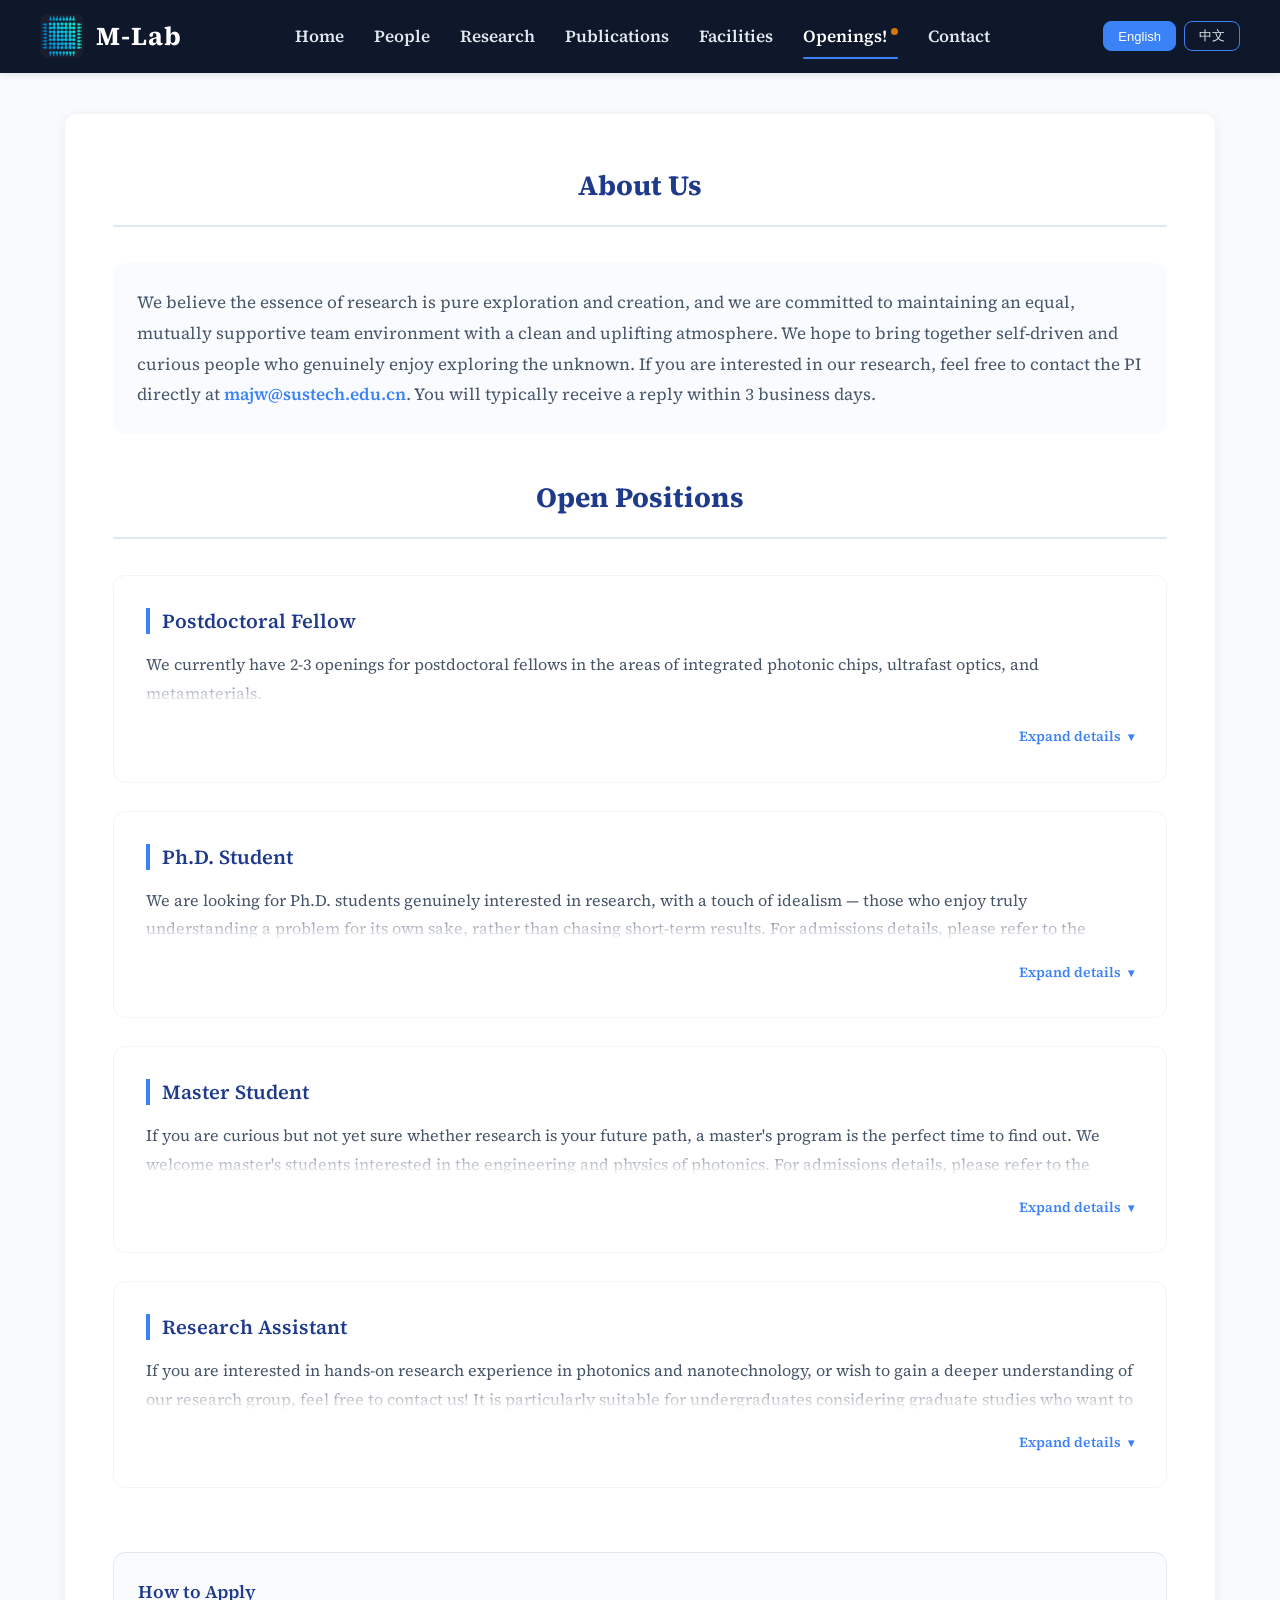
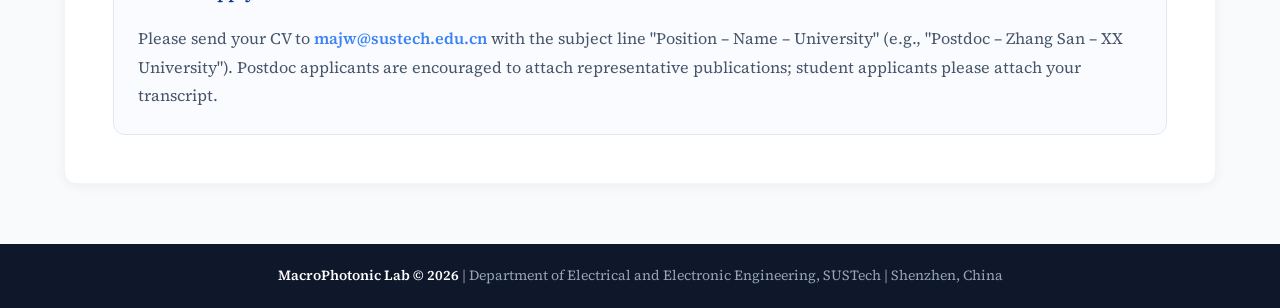
<file: openings.html>
<!DOCTYPE html>
<html lang="en">
<head>
    <meta charset="UTF-8">
    <meta name="viewport" content="width=device-width, initial-scale=1.0">
    <title>Openings - MacroPhotonic Lab</title>
    <meta name="description" content="MacroPhotonic Lab at Southern University of Science and Technology (SUSTech). We work on photonic chips, artificial intelligence, and macroscopic quantum physics.">
    <meta name="cn-title" content="招聘信息 - MacroPhotonic Lab">
    <link rel="canonical" href="https://www.jwma-lab.com/openings.html">
    <meta property="og:type" content="website">
    <meta property="og:site_name" content="MacroPhotonic Lab">
    <meta property="og:title" content="Openings - MacroPhotonic Lab">
    <meta property="og:description" content="MacroPhotonic Lab at Southern University of Science and Technology (SUSTech). We work on photonic chips, artificial intelligence, and macroscopic quantum physics.">
    <meta property="og:image" content="https://www.jwma-lab.com/images/home/home.jpg">
    <meta property="og:url" content="https://www.jwma-lab.com/openings.html">
    <meta name="twitter:card" content="summary_large_image">
    <meta name="twitter:title" content="Openings - MacroPhotonic Lab">
    <meta name="twitter:description" content="MacroPhotonic Lab at Southern University of Science and Technology (SUSTech). We work on photonic chips, artificial intelligence, and macroscopic quantum physics.">
    <meta name="twitter:image" content="https://www.jwma-lab.com/images/home/home.jpg">
    <link rel="icon" type="image/png" href="images/home/logo.png">
    <link rel="apple-touch-icon" href="images/home/logo.png">
    <script type="application/ld+json">
    {
      "@context": "https://schema.org",
      "@type": "Organization",
      "name": "MacroPhotonic Lab",
      "url": "https://www.jwma-lab.com/",
      "logo": "https://www.jwma-lab.com/images/home/logo.png",
      "description": "Research group at SUSTech working on photonic chips, artificial intelligence, and macroscopic quantum physics.",
      "address": {
        "@type": "PostalAddress",
        "streetAddress": "Room 339, South Building of College of Engineering, No. 1088 Xueyuan Road, Nanshan District",
        "addressLocality": "Shenzhen",
        "addressRegion": "Guangdong",
        "postalCode": "518055",
        "addressCountry": "CN"
      },
      "sameAs": ["https://scholar.google.com/citations?user=-2sAiXwAAAAJ"]
    }
    </script>
    <link rel="stylesheet" href="common.css">

    <style>

        .intro-text {
            font-size: 17px;
            color: #475569;
            margin-bottom: 40px;
            line-height: 1.8;
            background: #F9FBFF;
            padding: 24px;
            border-radius: 12px;
        }

        .opening-section {
            margin-bottom: 64px;
        }

        .section-subtitle {
            margin-bottom: 32px;
            padding-left: 12px;
        }

        .positions-grid {
            display: grid;
            grid-template-columns: 1fr;
            gap: 28px;
            width: 100%;
        }

        .position-card {
            background: #ffffff;
            border: 1px solid #F1F5F9;
            border-radius: 12px;
            padding: 32px;
            cursor: pointer;
        }

        .position-card.open {
            cursor: default;
        }

        .position-head {
            display: flex;
            align-items: center;
            justify-content: space-between;
            margin-bottom: 16px;
        }

        .position-name {
            font-size: 20px;
            font-weight: 600;
            color: #1E3A8A;
            margin-bottom: 0;
            padding-left: 12px;
            border-left: 4px solid #3B82F6;
            line-height: 1.3;
            flex: 1;
        }

        .pos-chevron {
            color: #94A3B8;
            font-size: 15px;
            margin-left: 12px;
            flex-shrink: 0;
            transition: transform 0.2s ease;
        }

        .pos-toggle-row {
            text-align: right;
            margin-top: 14px;
        }

        .pos-toggle {
            background: none;
            border: none;
            padding: 0;
            color: #3B82F6;
            font-size: 14px;
            font-weight: 600;
            font-family: inherit;
            cursor: pointer;
        }

        .pos-toggle:hover {
            text-decoration: underline;
        }

        .t-collapse {
            display: none;
        }

        .position-card.open .t-expand {
            display: none;
        }

        .position-card.open .t-collapse {
            display: inline;
        }

        .pos-toggle .chev {
            display: inline-block;
            margin-left: 4px;
            font-size: 12px;
            transition: transform 0.2s ease;
        }

        .position-card.open .pos-toggle .chev {
            transform: rotate(180deg);
        }

        /* 折叠态：预览前两行，底部渐隐提示可展开 */
        .position-desc {
            font-size: 16px;
            color: #475569;
            line-height: 1.8;
            max-height: 58px;
            overflow: hidden;
            position: relative;
        }

        .position-card:not(.open) .position-desc::after {
            content: '';
            position: absolute;
            left: 0;
            right: 0;
            bottom: 0;
            height: 34px;
            background: linear-gradient(rgba(255, 255, 255, 0), #ffffff 88%);
            pointer-events: none;
        }

        .position-desc p:first-child {
            margin-top: 0;
        }

        .position-card.open .position-desc {
            max-height: none;
        }

        .position-desc strong {
            color: #1E3A8A;
        }

        .pos-list {
            margin: 8px 0 0;
            padding-left: 22px;
        }

        .pos-list li {
            margin-bottom: 6px;
            padding-left: 4px;
        }

        .pos-list li::marker {
            color: #3B82F6;
        }

        .application-info {
            background: #F9FBFF;
            border-radius: 12px;
            padding: 24px;
            border: 1px solid #E2E8F0;
            margin-top: 40px;
        }

        .application-info h4 {
            font-size: 18px;
            color: #1E3A8A;
            margin-bottom: 16px;
            font-weight: 600;
        }

        .application-info p {
            font-size: 16px;
            color: #475569;
            line-height: 1.8;
        }

        .contact-email {
            color: #3B82F6;
            font-weight: 600;
            text-decoration: none;
        }

        .contact-email:hover {
            text-decoration: underline;
        }

        @media (max-width: 768px) {
            .page-title { font-size: 24px; }
            .section-subtitle { font-size: 22px; }
            .positions-grid { grid-template-columns: 1fr; gap: 24px; }
            .position-card { padding: 24px; }
            .intro-text { padding: 20px; font-size: 16px; }
            .application-info { padding: 20px; }
        }

        @media (max-width: 600px) {
            .position-name { font-size: 18px; }
            .position-desc { font-size: 15px; }
            .application-info p { font-size: 15px; }
        }

        @media (max-width: 375px) {
            .position-card { padding: 20px; }
            .section-subtitle { font-size: 20px; }
        }

    </style>
</head>
<body>
    <div class="header">
        <div class="nav-wrap">
            <span id="lab-logo-en" style="display: inline-flex;">
                <a href="index.html" class="lab-logo" title="MacroPhotonic Lab">
                    <img src="images/home/logo.png" alt="MacroPhotonic Lab" class="logo-img">
                    <span class="logo-text">M-Lab</span>
                </a>
            </span>
            <span id="lab-logo-cn" style="display: none;">
                <a href="index.html" class="lab-logo" title="MacroPhotonic Lab">
                    <img src="images/home/logo.png" alt="MacroPhotonic Lab" class="logo-img">
                    <span class="logo-text">M-Lab</span>
                </a>
            </span>
            <div class="nav">
                <a href="index.html" class="" id="nav-home-en">Home</a>
                <a href="index.html" class="" id="nav-home-cn" style="display: none;">首页</a>
                <a href="people.html" class="" id="nav-people-en">People</a>
                <a href="people.html" class="" id="nav-people-cn" style="display: none;">团队成员</a>
                <a href="research.html" class="" id="nav-research-en">Research</a>
                <a href="research.html" class="" id="nav-research-cn" style="display: none;">研究方向</a>
                <a href="publications.html" class="" id="nav-pub-en">Publications</a>
                <a href="publications.html" class="" id="nav-pub-cn" style="display: none;">发表论文</a>
                <a href="facilities.html" class="" id="nav-fac-en">Facilities</a>
                <a href="facilities.html" class="" id="nav-fac-cn" style="display: none;">实验设备</a>
                <a href="openings.html" class="active" id="nav-open-en">Openings!<span class="nav-badge"></span></a>
                <a href="openings.html" class="active" id="nav-open-cn" style="display: none;">招聘信息<span class="nav-badge"></span></a>
                <a href="contact.html" class="" id="nav-contact-en">Contact</a>
                <a href="contact.html" class="" id="nav-contact-cn" style="display: none;">联系方式</a>
            </div>
            <div class="lang-switch">
                <button class="lang-btn active" id="en-btn">English</button>
                <button class="lang-btn" id="cn-btn">中文</button>
            </div>
        </div>
    </div>


    <div class="container">
        <div class="card">
            <h3 class="page-title" id="about-title-en">About Us</h3>
            <h3 class="page-title" id="about-title-cn" style="display: none;">关于我们</h3>

            <div class="intro-text" id="intro-en">
                We believe the essence of research is pure exploration and creation, and we are committed to maintaining an equal, mutually supportive team environment with a clean and uplifting atmosphere. We hope to bring together self-driven and curious people who genuinely enjoy exploring the unknown. If you are interested in our research, feel free to contact the PI directly at <a href="mailto:majw@sustech.edu.cn" class="contact-email">majw@sustech.edu.cn</a>. You will typically receive a reply within 3 business days.
            </div>
            <div class="intro-text" id="intro-cn" style="display: none;">
                我们相信科研的本质是纯粹的探索与创造，因此我们致力于维持一个平等互助、风清气朗的团队环境。我们希望聚拢一些有自驱力和好奇心、能够享受探索未知的乐趣的人。如果你对我们的研究感兴趣，欢迎直接联系PI: <a href="mailto:majw@sustech.edu.cn" class="contact-email">majw@sustech.edu.cn</a>，你一般会在3 个工作日内收到回复。
            </div>

            <h3 class="page-title" id="positions-title-en">Open Positions</h3>
            <h3 class="page-title" id="positions-title-cn" style="display: none;">职位开放</h3>

            <div class="opening-section">
                <div class="positions-grid">

                <div class="position-card hover-card">
                        <div class="position-head">
                            <div class="position-name" id="postdoc-name-en">Postdoctoral Fellow</div>
                            <div class="position-name" id="postdoc-name-cn" style="display: none;">博士后研究员</div>
                        </div>

                        <div class="position-desc" id="postdoc-desc-en">
                            <p>We currently have 2-3 openings for postdoctoral fellows in the areas of integrated photonic chips, ultrafast optics, and metamaterials.</p>
                            <p><strong>Collaboration Philosophy</strong><br>
                            We'll work together to develop research topics that fit your background, give you the resources you need, and push the field forward. We support grant applications, conference attendance, and career development.</p>
                            <p><strong>Basic Requirements</strong></p>
                            <ul class="pos-list">
                                <li>Ph.D. degree from a renowned university or research institution at home or abroad</li>
                                <li>Applicants must have first-author publications in related research areas, demonstrating the capability and potential to conduct high-quality research.</li>
                            </ul>
                            <p><strong>Salaries, Benefits &amp; Support</strong></p>
                            <ul class="pos-list">
                                <li>Annual salary: <strong>330,000–500,000 RMB</strong> (including Guangdong Province and Shenzhen in-post postdoctoral living subsidies)</li>
                                <li>Eligible postdocs may apply for subsidies totaling up to <strong>1,000,000 RMB</strong> (not concurrently with the Guangdong and Shenzhen in-post living subsidies)</li>
                                <li>Postdocs may apply for Shenzhen public rental housing through the university; those not using public rental housing are eligible for a housing subsidy of 2,800 RMB/month (pre-tax) for two years</li>
                                <li>Academic exchange: in addition to domestic and international exchange opportunities provided by the group, the university offers 25,000 RMB in academic exchange funding over two years</li>
                                <li>Career development: postdocs who stay in Shenzhen for research work after completing their postdoc term and sign a labor (employment) contract of 3 years or more with a local enterprise or institution may apply for the Shenzhen postdoc research grant for staying in/coming to Shenzhen, receiving 100,000 RMB per year for up to 3 years (subject to the latest Shenzhen application requirements)</li>
                                <li>Outstanding postdocs have the opportunity to be promoted to Research Assistant Professor or Assistant Researcher upon completion</li>
                            </ul>
                        </div>
                        <div class="position-desc" id="postdoc-desc-cn" style="display: none;">
                            <p>现招聘博士后研究员 2-3 名，研究方向包括集成光子芯片、超快光学、超材料等。</p>
                            <p><strong>合作理念</strong><br>
                            PI会根据博士后的研究背景共同商量课题，提供充足的实验资源和前沿创新的研究思路。PI将支持其申请基金、参加国际会议，并为未来职业发展提供指导和推荐。</p>
                            <p><strong>基本要求</strong></p>
                            <ul class="pos-list">
                                <li>获得国内外知名高校或科研机构博士学位</li>
                                <li>在相关研究领域以第一作者发表过学术论文，具备开展高质量科研工作的能力和潜力</li>
                            </ul>
                            <p><strong>薪资福利与支持</strong></p>
                            <ul class="pos-list">
                                <li>年薪 <strong>33–50 万元人民币</strong>（含广东省及深圳市在站博士后生活补贴）</li>
                                <li>符合条件的博士后可申请享受总计高达 <strong>100 万元</strong>的补贴（与广东省及深圳市在站博士后生活补贴不同时享受）</li>
                                <li>可依托学校申请深圳市公租房；未使用公租房的可享受两年税前 2800 元/月的住房补贴</li>
                                <li>除课题组提供的国内外学术交流机会外，学校提供两年共计 2.5 万元的学术交流经费</li>
                                <li>出站留深从事科研工作并与本市企事业单位签订 3 年以上劳动（聘用）合同的，可申请深圳市博士后留深来深科研资助，每年 10 万元，共资助 3 年（以深圳市最新申报要求为准）</li>
                                <li>结题后表现优秀者有机会晋升为研究助理教授/助理研究员。</li>
                            </ul>
                        </div>
                        <div class="pos-toggle-row">
                            <button type="button" class="pos-toggle">
                                <span class="t-expand"><span id="pt1-en">Expand details</span><span id="pt1-cn" style="display: none;">展开详情</span></span>
                                <span class="t-collapse"><span id="pc1-en" style="display: none;">Collapse</span><span id="pc1-cn" style="display: none;">收起</span></span>
                                <span class="chev">&#9662;</span>
                            </button>
                        </div>
                    </div>

                    <div class="position-card hover-card">
                        <div class="position-head">
                            <div class="position-name" id="phd-name-en">Ph.D. Student</div>
                            <div class="position-name" id="phd-name-cn" style="display: none;">博士研究生</div>
                        </div>

                        <div class="position-desc" id="phd-desc-en">
                            <p>We are looking for Ph.D. students genuinely interested in research, with a touch of idealism — those who enjoy truly understanding a problem for its own sake, rather than chasing short-term results. For admissions details, please refer to the <a href="https://gs.sustech.edu.cn/#/admission/index">University Admissions Website</a>.</p>
                            <p><strong>Mentoring Philosophy</strong><br>
                            New members get hands-on training from senior lab members and the PI, then gradually move into independent projects. You pick your research direction based on what interests you. We'll work together on research ideas and guidance, exploring scientific frontiers and publishing high-impact results.</p>
                            <p><strong>Basic Requirements</strong></p>
                            <ul class="pos-list">
                                <li>Master's degree in optoelectronics, electronic engineering, physics, or related disciplines (outstanding bachelor's graduates may apply for direct Ph.D. admission, subject to relevant policies).</li>
                                <li>Strong academic background (GPA ≥ 85/100 or 3.5/4.0) from top-tier universities.</li>
                            </ul>
                            <p><strong>Preferred (not required)</strong></p>
                            <ul class="pos-list">
                                <li>Photonic chip design and numerical simulation</li>
                                <li>Theoretical modeling in solid-state physics and related areas</li>
                                <li>Experience with free-space optical setup</li>
                                <li>Experience with device nanofabrication</li>
                                <li>Proficiency in AI-assisted programming, with experience in building multi-agent systems</li>
                            </ul>
                        </div>
                        <div class="position-desc" id="phd-desc-cn" style="display: none;">
                            <p>我们希望招收真正对科研感兴趣、带一点理想主义的博士研究生——享受把一个问题真正弄懂的过程，而不只是追逐短期的成果。招生详情请参考<a href="https://gs.sustech.edu.cn/#/admission/index">学校官网</a>。</p>
                            <p><strong>培养理念</strong><br>
                            新人会由PI或有经验的高年级学生指导基础训练，逐步过渡到独立项目；学生可根据个人兴趣和特长选择研究方向，PI会提供可行的科研想法和技术指导，共同探索科学前沿、发表高水平成果。</p>
                            <p><strong>基本要求</strong></p>
                            <ul class="pos-list">
                                <li>光电信息工程、电子工程、物理学或相关专业硕士学位（优秀本科生可依据相关政策申请直博）</li>
                                <li>顶尖高校毕业，具备优秀的学术背景（GPA ≥ 85/100 或 3.5/4.0）</li>
                            </ul>
                            <p><strong>优先考虑（非必须）</strong></p>
                            <ul class="pos-list">
                                <li>光子芯片的设计及数值模拟</li>
                                <li>固体物理及相关物理方向的理论建模</li>
                                <li>具备空间光学光路搭建经验</li>
                                <li>具备器件纳米加工经验</li>
                                <li>熟练运用 AI 辅助编程工具进行开发，具备多智能体（multi-agent）系统搭建经验</li>
                            </ul>
                        </div>
                        <div class="pos-toggle-row">
                            <button type="button" class="pos-toggle">
                                <span class="t-expand"><span id="pt2-en">Expand details</span><span id="pt2-cn" style="display: none;">展开详情</span></span>
                                <span class="t-collapse"><span id="pc2-en" style="display: none;">Collapse</span><span id="pc2-cn" style="display: none;">收起</span></span>
                                <span class="chev">&#9662;</span>
                            </button>
                        </div>
                    </div>

                    <div class="position-card hover-card">
                        <div class="position-head">
                            <div class="position-name" id="master-name-en">Master Student</div>
                            <div class="position-name" id="master-name-cn" style="display: none;">硕士研究生</div>
                        </div>

                        <div class="position-desc" id="master-desc-en">
                            <p>If you are curious but not yet sure whether research is your future path, a master's program is the perfect time to find out. We welcome master's students interested in the engineering and physics of photonics. For admissions details, please refer to the <a href="https://gs.sustech.edu.cn/#/admission/index">University Admissions Website</a>.</p>
                            <p><strong>Mentoring Philosophy</strong><br>
                            New members get hands-on training from senior lab members and the PI, then gradually move into independent projects. You pick your research direction based on what interests you. We'll work together on research ideas and guidance, exploring scientific frontiers and publishing high-impact results. Whether you eventually choose to pursue further studies or move to industry, we will support your decision.</p>
                            <p><strong>Basic Requirements</strong></p>
                            <ul class="pos-list">
                                <li>Bachelor's degree in optoelectronics, electronic engineering, physics, or related disciplines.</li>
                                <li>Strong academic background (GPA ≥ 85/100 or 3.5/4.0) from top-tier universities.</li>
                            </ul>
                            <p><strong>Preferred (not required)</strong></p>
                            <ul class="pos-list">
                                <li>Experience in photonic chip design, numerical simulation, or optical experiments</li>
                                <li>Some programming experience (including making good use of AI-assisted tools)</li>
                            </ul>
                        </div>
                        <div class="position-desc" id="master-desc-cn" style="display: none;">
                            <p>如果你怀有好奇心，但还不确定未来是否以科研为业，硕士阶段正是探索的最好时机。我们欢迎对光子学的工程和物理感兴趣的硕士研究生加入。招生详情请参考<a href="https://gs.sustech.edu.cn/#/admission/index">学校官网</a>。</p>
                            <p><strong>培养理念</strong><br>
                            新人会由PI或有经验的高年级学生指导基础训练，逐步过渡到独立项目；学生可根据个人兴趣和特长选择研究方向，PI会提供可行的科研想法和技术指导，共同探索科学前沿、发表高水平成果。无论你最终选择继续深造还是走向产业，我们都会支持你的决定。</p>
                            <p><strong>基本要求</strong></p>
                            <ul class="pos-list">
                                <li>光电信息工程、电子工程、物理学或相关专业本科学历</li>
                                <li>顶尖高校毕业，具备优秀的学术背景（GPA ≥ 85/100 或 3.5/4.0）</li>
                            </ul>
                            <p><strong>优先考虑（非必须）</strong></p>
                            <ul class="pos-list">
                                <li>有过光子芯片设计、数值模拟或光学实验的经历</li>
                                <li>具备一定编程基础（包括善用 AI 辅助工具）</li>
                            </ul>
                        </div>
                        <div class="pos-toggle-row">
                            <button type="button" class="pos-toggle">
                                <span class="t-expand"><span id="pt3-en">Expand details</span><span id="pt3-cn" style="display: none;">展开详情</span></span>
                                <span class="t-collapse"><span id="pc3-en" style="display: none;">Collapse</span><span id="pc3-cn" style="display: none;">收起</span></span>
                                <span class="chev">&#9662;</span>
                            </button>
                        </div>
                    </div>

                    <div class="position-card hover-card">
                        <div class="position-head">
                            <div class="position-name" id="ra-name-en">Research Assistant</div>
                            <div class="position-name" id="ra-name-cn" style="display: none;">研究助理</div>
                        </div>

                        <div class="position-desc" id="ra-desc-en">
                            <p>If you are interested in hands-on research experience in photonics and nanotechnology, or wish to gain a deeper understanding of our research group, feel free to contact us! It is particularly suitable for undergraduates considering graduate studies who want to gain research experience in advance.</p>
                            <ul class="pos-list">
                                <li>Flexible start date to accommodate your schedule</li>
                                <li>Personalized short-term projects and one-on-one guidance</li>
                                <li>Competitive stipend</li>
                            </ul>
                        </div>
                        <div class="position-desc" id="ra-desc-cn" style="display: none;">
                            <p>如果你对光子芯片和纳米技术领域的一线科研经验感兴趣，或者想要对我们课题组进行深入了解，欢迎联系我们！尤其适合考虑未来深造、希望提前积累科研经验的本科生。我们将会提供：</p>
                            <ul class="pos-list">
                                <li>灵活的入职时间，可根据个人安排调整</li>
                                <li>个性化的短期课题和一对一指导</li>
                                <li>具有竞争力的待遇</li>
                            </ul>
                        </div>
                        <div class="pos-toggle-row">
                            <button type="button" class="pos-toggle">
                                <span class="t-expand"><span id="pt4-en">Expand details</span><span id="pt4-cn" style="display: none;">展开详情</span></span>
                                <span class="t-collapse"><span id="pc4-en" style="display: none;">Collapse</span><span id="pc4-cn" style="display: none;">收起</span></span>
                                <span class="chev">&#9662;</span>
                            </button>
                        </div>
                    </div>

                </div>
            </div>

            <div class="application-info">
                <h4 id="apply-title-en">How to Apply</h4>
                <h4 id="apply-title-cn" style="display: none;">申请方式</h4>
                <p id="apply-desc-en">
                    Please send your CV to <a href="mailto:majw@sustech.edu.cn" class="contact-email">majw@sustech.edu.cn</a> with the subject line "Position – Name – University" (e.g., "Postdoc – Zhang San – XX University"). Postdoc applicants are encouraged to attach representative publications; student applicants please attach your transcript.
                </p>
                <p id="apply-desc-cn" style="display: none;">
                    请将简历发送至 <a href="mailto:majw@sustech.edu.cn" class="contact-email">majw@sustech.edu.cn</a>，邮件主题注明“申请职位-姓名-学校”（如：申请博士后-张三-XX大学）。博士后申请人建议附上代表性论文；学生申请人请附成绩单。
                </p>
            </div>

        </div>
    </div>


    <div class="footer">
        <p class="footer-copy" id="footer-copy-en"><strong>MacroPhotonic Lab &copy; 2026</strong> | Department of Electrical and Electronic Engineering, SUSTech | Shenzhen, China</p>
        <p class="footer-copy" id="footer-copy-cn" style="display: none;"><strong>MacroPhotonic Lab &copy; 2026</strong> | 南方科技大学电子与电气工程系 | 中国・深圳</p>
    </div>

    <script src="common.js"></script>
        <script>
// Collapsible position cards: click anywhere on the card to
        // expand/collapse; clicks on links inside are left alone.
        document.querySelectorAll('.position-card').forEach(function(card) {
            card.addEventListener('click', function(e) {
                if (e.target.closest('a')) return;
                card.classList.toggle('open');
            });
        });
    </script>
    <script>
        // GoatCounter analytics — only counts visits on the live domain
        if (location.hostname.indexOf('jwma-lab.com') !== -1) {
            var gc = document.createElement('script');
            gc.async = true;
            gc.src = '//gc.zgo.at/count.js';
            gc.setAttribute('data-goatcounter', 'https://jwma-lab.goatcounter.com/count');
            document.body.appendChild(gc);
        }
    </script>
</body>
</html>
</file>
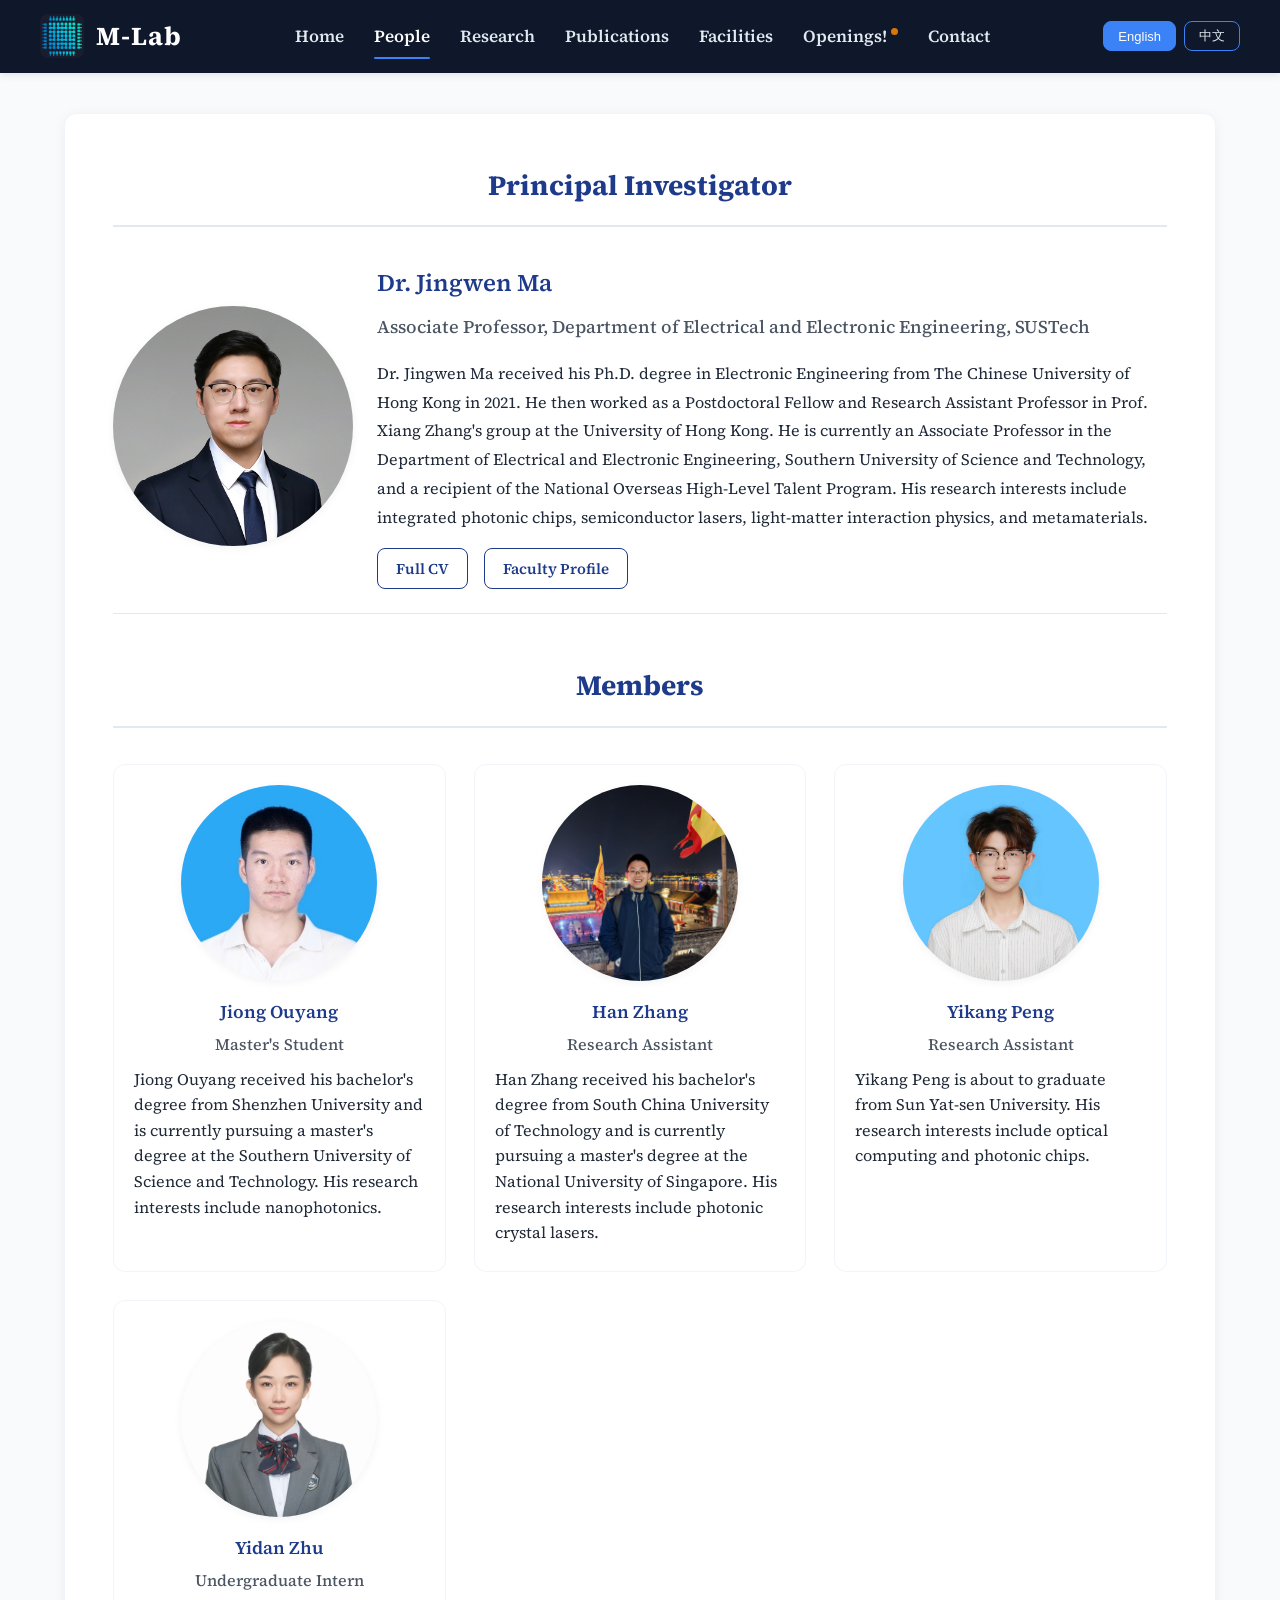
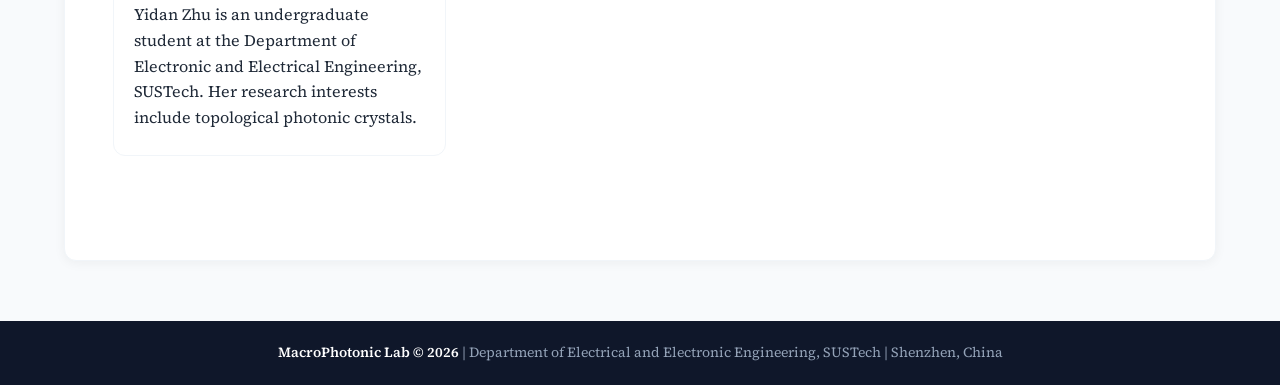
<file: people.html>
<!DOCTYPE html>
<html lang="en">
<head>
    <meta charset="UTF-8">
    <meta name="viewport" content="width=device-width, initial-scale=1.0">
    <title>Members - MacroPhotonic Lab</title>
    <meta name="description" content="MacroPhotonic Lab at Southern University of Science and Technology (SUSTech). We work on photonic chips, artificial intelligence, and macroscopic quantum physics.">
    <meta name="cn-title" content="团队成员 - MacroPhotonic Lab">
    <link rel="canonical" href="https://www.jwma-lab.com/people.html">
    <meta property="og:type" content="website">
    <meta property="og:site_name" content="MacroPhotonic Lab">
    <meta property="og:title" content="Members - MacroPhotonic Lab">
    <meta property="og:description" content="MacroPhotonic Lab at Southern University of Science and Technology (SUSTech). We work on photonic chips, artificial intelligence, and macroscopic quantum physics.">
    <meta property="og:image" content="https://www.jwma-lab.com/images/home/home.jpg">
    <meta property="og:url" content="https://www.jwma-lab.com/people.html">
    <meta name="twitter:card" content="summary_large_image">
    <meta name="twitter:title" content="Members - MacroPhotonic Lab">
    <meta name="twitter:description" content="MacroPhotonic Lab at Southern University of Science and Technology (SUSTech). We work on photonic chips, artificial intelligence, and macroscopic quantum physics.">
    <meta name="twitter:image" content="https://www.jwma-lab.com/images/home/home.jpg">
    <link rel="icon" type="image/png" href="images/home/logo.png">
    <link rel="apple-touch-icon" href="images/home/logo.png">
    <script type="application/ld+json">
    {
      "@context": "https://schema.org",
      "@type": "Organization",
      "name": "MacroPhotonic Lab",
      "url": "https://www.jwma-lab.com/",
      "logo": "https://www.jwma-lab.com/images/home/logo.png",
      "description": "Research group at SUSTech working on photonic chips, artificial intelligence, and macroscopic quantum physics.",
      "address": {
        "@type": "PostalAddress",
        "streetAddress": "Room 339, South Building of College of Engineering, No. 1088 Xueyuan Road, Nanshan District",
        "addressLocality": "Shenzhen",
        "addressRegion": "Guangdong",
        "postalCode": "518055",
        "addressCountry": "CN"
      },
      "sameAs": ["https://scholar.google.com/citations?user=-2sAiXwAAAAJ"]
    }
    </script>
    <link rel="stylesheet" href="common.css">

    <style>

        .section-title {
            font-size: 28px;
            color: #1E3A8A;
            margin-bottom: 16px;
            padding-bottom: 16px;
            border-bottom: 2px solid #E2E8F0;
            font-weight: 700;
            text-align: left;
            position: relative;
        }

        .pi-card {
            display: flex;
            gap: 24px;
            align-items: center;
            margin-bottom: 48px;
            padding-bottom: 24px;
            border-bottom: 1px solid #E2E8F0;
        }

        .pi-avatar {
            width: 240px;
            height: 240px;
            border-radius: 50%;
            overflow: hidden;
            background: #F8FAFC;
            flex-shrink: 0;
            box-shadow: 0 2px 8px rgba(0, 0, 0, 0.05);
        }

        .pi-avatar img {
            width: 100%;
            height: 100%;
            object-fit: cover;
            object-position: center;
            background-color: #F8FAFC;
        }

        .pi-info h4 {
            font-size: 24px;
            color: #1E3A8A;
            margin-bottom: 8px;
            font-weight: 600;
        }

        .pi-info .position {
            font-size: 18px;
            color: #4B5563;
            margin-bottom: 16px;
            font-weight: 500;
        }

        .pi-info .bio {
            font-size: 16px;
            line-height: 1.8;
            margin-bottom: 16px;
            color: #1F2937;
            text-align: left;
        }

        .pi-info .cv-link {
            display: inline-block;
            margin-right: 12px;
            padding: 7px 18px;
            border: 1.5px solid #1E3A8A;
            border-radius: 8px;
            color: #1E3A8A;
            font-weight: 600;
            font-size: 15px;
            text-decoration: none;
            transition: background 0.2s, color 0.2s;
        }

        .pi-info .cv-link:hover {
            background-color: #1E3A8A;
            color: #ffffff;
        }

        .members-grid {
            display: grid;
            grid-template-columns: repeat(auto-fill, minmax(280px, 1fr));
            gap: 28px;
            margin-top: 10px;
            margin-bottom: 56px;
            width: 100%;
        }

        .member-card {
            text-align: center;
            background: #ffffff;
            border: 1px solid #F1F5F9;
            border-radius: 12px;
            padding: 20px 16px;
        }

        .member-avatar {
            width: 196px;
            height: 196px;
            border-radius: 50%;
            overflow: hidden;
            background: #F8FAFC;
            margin: 0 auto 16px;
            box-shadow: 0 2px 8px rgba(0, 0, 0, 0.05);
        }

        .member-avatar img {
            width: 100%;
            height: 100%;
            object-fit: cover;
            object-position: center;
            background-color: #F8FAFC;
        }

        .member-avatar.placeholder {
            display: flex;
            align-items: center;
            justify-content: center;
            font-size: 48px;
            color: #94A3B8;
        }

        .member-info h5 {
            font-size: 18px;
            color: #1E3A8A;
            margin-bottom: 4px;
            font-weight: 600;
        }

        .member-info .member-position {
            font-size: 16px;
            color: #4B5563;
            margin-bottom: 8px;
            font-weight: 500;
        }

        .member-info .research-area {
            font-size: 16px;
            color: #1F2937;
            line-height: 1.6;
            padding: 0 4px;
            text-align: left;
            margin-bottom: 5px;
        }

        .alumni-list {
            margin-top: 4px;
        }

        .alumni-empty {
            padding: 12px 4px;
            font-size: 16px;
            color: #94A3B8;
        }

        .alumni-row {
            display: flex;
            gap: 24px;
            padding: 12px 4px;
            border-bottom: 1px solid #F1F5F9;
            align-items: baseline;
        }

        .alumni-row:last-child {
            border-bottom: none;
        }

        .alumni-name {
            min-width: 160px;
            font-weight: 600;
            color: #1E3A8A;
            flex-shrink: 0;
        }

        .alumni-info {
            font-size: 16px;
            color: #4B5563;
            line-height: 1.6;
        }

        .member-info .contact {
            font-size: 16px;
            color: #1E3A8A;
            font-weight: 500;
            display: inline-flex;
            align-items: center;
            gap: 4px;
        }

        .member-info .contact::before {
            content: '📧';
            font-size: 16px;
            margin-right: 4px;
        }

        .join-card {
            border: 1px solid #F1F5F9;
        }

        .join-card .member-avatar.placeholder {
            color: #D97706;
        }

        .join-dot {
            display: inline-block;
            width: 7px;
            height: 7px;
            border-radius: 50%;
            background-color: #D97706;
            margin-right: 6px;
            vertical-align: middle;
            animation: badge-pulse 2s ease-in-out infinite;
        }

        .join-link {
            display: inline-block;
            margin-top: 12px;
            padding: 6px 20px;
            background: #1E3A8A;
            color: #ffffff;
            border-radius: 8px;
            text-decoration: none;
            font-size: 15px;
            font-weight: 500;
            transition: all 0.2s;
        }

        .join-link:hover {
            background: #1E40AF;
        }

        @media (max-width: 768px) {
            .section-title { font-size: 24px; }
            .pi-card { flex-direction: column; align-items: center; text-align: center; gap: 20px; }
            .pi-avatar { width: 200px; height: 200px; }
            .pi-info .bio { text-align: center; }
            .members-grid { grid-template-columns: 1fr; gap: 40px; }
        }

        @media (max-width: 600px) {
            .pi-avatar { width: 170px; height: 170px; }
            .member-avatar { width: 150px; height: 150px; }
        }

        @media (max-width: 480px) {
            .pi-avatar { width: 150px; height: 150px; }
        }

    </style>
</head>
<body>
    <div class="header">
        <div class="nav-wrap">
            <span id="lab-logo-en" style="display: inline-flex;">
                <a href="index.html" class="lab-logo" title="MacroPhotonic Lab">
                    <img src="images/home/logo.png" alt="MacroPhotonic Lab" class="logo-img">
                    <span class="logo-text">M-Lab</span>
                </a>
            </span>
            <span id="lab-logo-cn" style="display: none;">
                <a href="index.html" class="lab-logo" title="MacroPhotonic Lab">
                    <img src="images/home/logo.png" alt="MacroPhotonic Lab" class="logo-img">
                    <span class="logo-text">M-Lab</span>
                </a>
            </span>
            <div class="nav">
                <a href="index.html" class="" id="nav-home-en">Home</a>
                <a href="index.html" class="" id="nav-home-cn" style="display: none;">首页</a>
                <a href="people.html" class="active" id="nav-people-en">People</a>
                <a href="people.html" class="active" id="nav-people-cn" style="display: none;">团队成员</a>
                <a href="research.html" class="" id="nav-research-en">Research</a>
                <a href="research.html" class="" id="nav-research-cn" style="display: none;">研究方向</a>
                <a href="publications.html" class="" id="nav-pub-en">Publications</a>
                <a href="publications.html" class="" id="nav-pub-cn" style="display: none;">发表论文</a>
                <a href="facilities.html" class="" id="nav-fac-en">Facilities</a>
                <a href="facilities.html" class="" id="nav-fac-cn" style="display: none;">实验设备</a>
                <a href="openings.html" class="" id="nav-open-en">Openings!<span class="nav-badge"></span></a>
                <a href="openings.html" class="" id="nav-open-cn" style="display: none;">招聘信息<span class="nav-badge"></span></a>
                <a href="contact.html" class="" id="nav-contact-en">Contact</a>
                <a href="contact.html" class="" id="nav-contact-cn" style="display: none;">联系方式</a>
            </div>
            <div class="lang-switch">
                <button class="lang-btn active" id="en-btn">English</button>
                <button class="lang-btn" id="cn-btn">中文</button>
            </div>
        </div>
    </div>


    <div class="container">
        <div class="card">
            <h3 class="section-title" id="pi-title-en">Principal Investigator</h3>
            <h3 class="section-title" id="pi-title-cn" style="display: none;">课题组负责人</h3>

            <div class="pi-card">
                <div class="pi-avatar">
                    <img loading="lazy" src="images/members/Dr J Ma.jpg" alt="Jingwen Ma">
                </div>
                <div class="pi-info">
                    <h4 id="pi-name-en">Dr. Jingwen Ma</h4>
                    <h4 id="pi-name-cn" style="display: none;">马静文博士</h4>

                    <div class="position" id="pi-position-en">Associate Professor, Department of Electrical and Electronic Engineering, SUSTech</div>
                    <div class="position" id="pi-position-cn" style="display: none;">南方科技大学电子与电气工程系副教授</div>

                    <div class="bio" id="pi-bio-en">
                        Dr. Jingwen Ma received his Ph.D. degree in Electronic Engineering from The Chinese University of Hong Kong in 2021. He then worked as a Postdoctoral Fellow and Research Assistant Professor in Prof. Xiang Zhang's group at the University of Hong Kong. He is currently an Associate Professor in the Department of Electrical and Electronic Engineering, Southern University of Science and Technology, and a recipient of the National Overseas High-Level Talent Program. His research interests include integrated photonic chips, semiconductor lasers, light-matter interaction physics, and metamaterials.
                    </div>
                    <div id="pi-links-en" style="margin-top: 4px;">
                        <a href="files/cv.pdf" class="cv-link" target="_blank">Full CV</a>
                        <a href="https://www.sustech.edu.cn/en/faculties/jingwenma.html" class="cv-link" target="_blank">Faculty Profile</a>
                    </div>
                    <div class="bio" id="pi-bio-cn" style="display: none;">
                        2021年获得香港中文大学电子工程博士学位，此后在香港大学张翔院士课题组从事博士后研究并任研究助理教授。现任南方科技大学电子与电气工程系副教授，入选国家海外高层次人才计划。研究兴趣包括集成光子芯片、半导体激光器、光-物质相互作用物理、纳米超表面与超材料等。
                    </div>
                    <div id="pi-links-cn" style="display: none; margin-top: 4px;">
                        <a href="files/cv.pdf" class="cv-link" target="_blank">完整简历</a>
                        <a href="https://www.sustech.edu.cn/zh/faculties/jingwenma.html" class="cv-link" target="_blank">学校教师主页</a>
                    </div>
                    </div>
                </div>

            <!-- New member card template: copy into the Members grid below.
                 Avatar goes to images/members/; use a unique id prefix per person.
                <div class="member-card hover-card">
                    <div class="member-avatar">
                        <img loading="lazy" src="images/members/名字.jpg" alt="Name">
                    </div>
                    <div class="member-info">
                        <h5 id="xx-name-en">Pinyin Name</h5>
                        <h5 id="xx-name-cn" style="display: none;">中文名</h5>
                        <div class="member-position" id="xx-pos-en">Position, e.g. Ph.D. Student</div>
                        <div class="member-position" id="xx-pos-cn" style="display: none;">职位，如博士研究生</div>
                        <div class="research-area" id="xx-bio-en">英文简介</div>
                        <div class="research-area" id="xx-bio-cn" style="display: none;">中文简介</div>
                    </div>
                </div>
            -->

            <h3 class="section-title" id="members-title-en">Members</h3>
            <h3 class="section-title" id="members-title-cn" style="display: none;">成员</h3>

            <div class="members-grid">
                <div class="member-card hover-card">
                    <div class="member-avatar">
                        <img loading="lazy" src="images/members/Jiong Ouyang.jpg" alt="Jiong Ouyang">
                    </div>
                    <div class="member-info">
                        <h5 id="oj-name-en">Jiong Ouyang</h5>
                        <h5 id="oj-name-cn" style="display: none;">欧阳炯</h5>
                        <div class="member-position" id="oj-pos-en">Master's Student</div>
                        <div class="member-position" id="oj-pos-cn" style="display: none;">硕士研究生</div>
                        <div class="research-area" id="oj-bio-en">Jiong Ouyang received his bachelor's degree from Shenzhen University and is currently pursuing a master's degree at the Southern University of Science and Technology. His research interests include nanophotonics.</div>
                        <div class="research-area" id="oj-bio-cn" style="display: none;">本科毕业于深圳大学，目前在南方科技大学攻读硕士学位，研究兴趣为纳米光子学。</div>
                    </div>
                </div>
                <div class="member-card hover-card">
                    <div class="member-avatar">
                        <img loading="lazy" src="images/members/Han Zhang.jpg" alt="Han Zhang">
                    </div>
                    <div class="member-info">
                        <h5 id="hz-name-en">Han Zhang</h5>
                        <h5 id="hz-name-cn" style="display: none;">张涵</h5>
                        <div class="member-position" id="hz-pos-en">Research Assistant</div>
                        <div class="member-position" id="hz-pos-cn" style="display: none;">研究助理</div>
                        <div class="research-area" id="hz-bio-en">Han Zhang received his bachelor's degree from South China University of Technology and is currently pursuing a master's degree at the National University of Singapore. His research interests include photonic crystal lasers.</div>
                        <div class="research-area" id="hz-bio-cn" style="display: none;">本科毕业于华南理工大学，现于新加坡国立大学攻读硕士学位，研究兴趣为光子晶体激光器。</div>
                    </div>
                </div>
                <div class="member-card hover-card">
                    <div class="member-avatar">
                        <img loading="lazy" src="images/members/Yikang Peng.jpg" alt="Yikang Peng">
                    </div>
                    <div class="member-info">
                        <h5 id="yp-name-en">Yikang Peng</h5>
                        <h5 id="yp-name-cn" style="display: none;">彭怡康</h5>
                        <div class="member-position" id="yp-pos-en">Research Assistant</div>
                        <div class="member-position" id="yp-pos-cn" style="display: none;">研究助理</div>
                        <div class="research-area" id="yp-bio-en">Yikang Peng is about to graduate from Sun Yat-sen University. His research interests include optical computing and photonic chips.</div>
                        <div class="research-area" id="yp-bio-cn" style="display: none;">即将毕业于中山大学，研究兴趣为光计算与光子芯片。</div>
                    </div>
                </div>
                <div class="member-card hover-card">
                    <div class="member-avatar">
                        <img loading="lazy" src="images/members/Yidan Zhu.jpg" alt="Yidan Zhu">
                    </div>
                    <div class="member-info">
                        <h5 id="yz-name-en">Yidan Zhu</h5>
                        <h5 id="yz-name-cn" style="display: none;">朱奕丹</h5>
                        <div class="member-position" id="yz-pos-en">Undergraduate Intern</div>
                        <div class="member-position" id="yz-pos-cn" style="display: none;">本科实习生</div>
                        <div class="research-area" id="yz-bio-en">Yidan Zhu is an undergraduate student at the Department of Electronic and Electrical Engineering, SUSTech. Her research interests include topological photonic crystals.</div>
                        <div class="research-area" id="yz-bio-cn" style="display: none;">南方科技大学电子与电气工程系在读本科生，研究兴趣为拓扑光子晶体。</div>
                    </div>
                </div>
            </div>

            <!-- Alumni (no graduates yet): uncomment this whole block when needed.
                 To add an alumnus, copy this card template inside .alumni-list:
                <div class="alumni-row">
                    <span class="alumni-name" id="al1-name-en">San Zhang</span>
                    <span class="alumni-name" id="al1-name-cn" style="display: none;">张三</span>
                    <span class="alumni-info" id="al1-info-en">M.S. 2027 &middot; Ph.D. at MIT</span>
                    <span class="alumni-info" id="al1-info-cn" style="display: none;">2027年硕士毕业，现于麻省理工学院攻读博士</span>
                </div>
            -->
        </div>
    </div>


    <div class="footer">
        <p class="footer-copy" id="footer-copy-en"><strong>MacroPhotonic Lab &copy; 2026</strong> | Department of Electrical and Electronic Engineering, SUSTech | Shenzhen, China</p>
        <p class="footer-copy" id="footer-copy-cn" style="display: none;"><strong>MacroPhotonic Lab &copy; 2026</strong> | 南方科技大学电子与电气工程系 | 中国・深圳</p>
    </div>

    <script src="common.js"></script>
    
    <script>
        // GoatCounter analytics — only counts visits on the live domain
        if (location.hostname.indexOf('jwma-lab.com') !== -1) {
            var gc = document.createElement('script');
            gc.async = true;
            gc.src = '//gc.zgo.at/count.js';
            gc.setAttribute('data-goatcounter', 'https://jwma-lab.goatcounter.com/count');
            document.body.appendChild(gc);
        }
    </script>
</body>
</html>
</file>
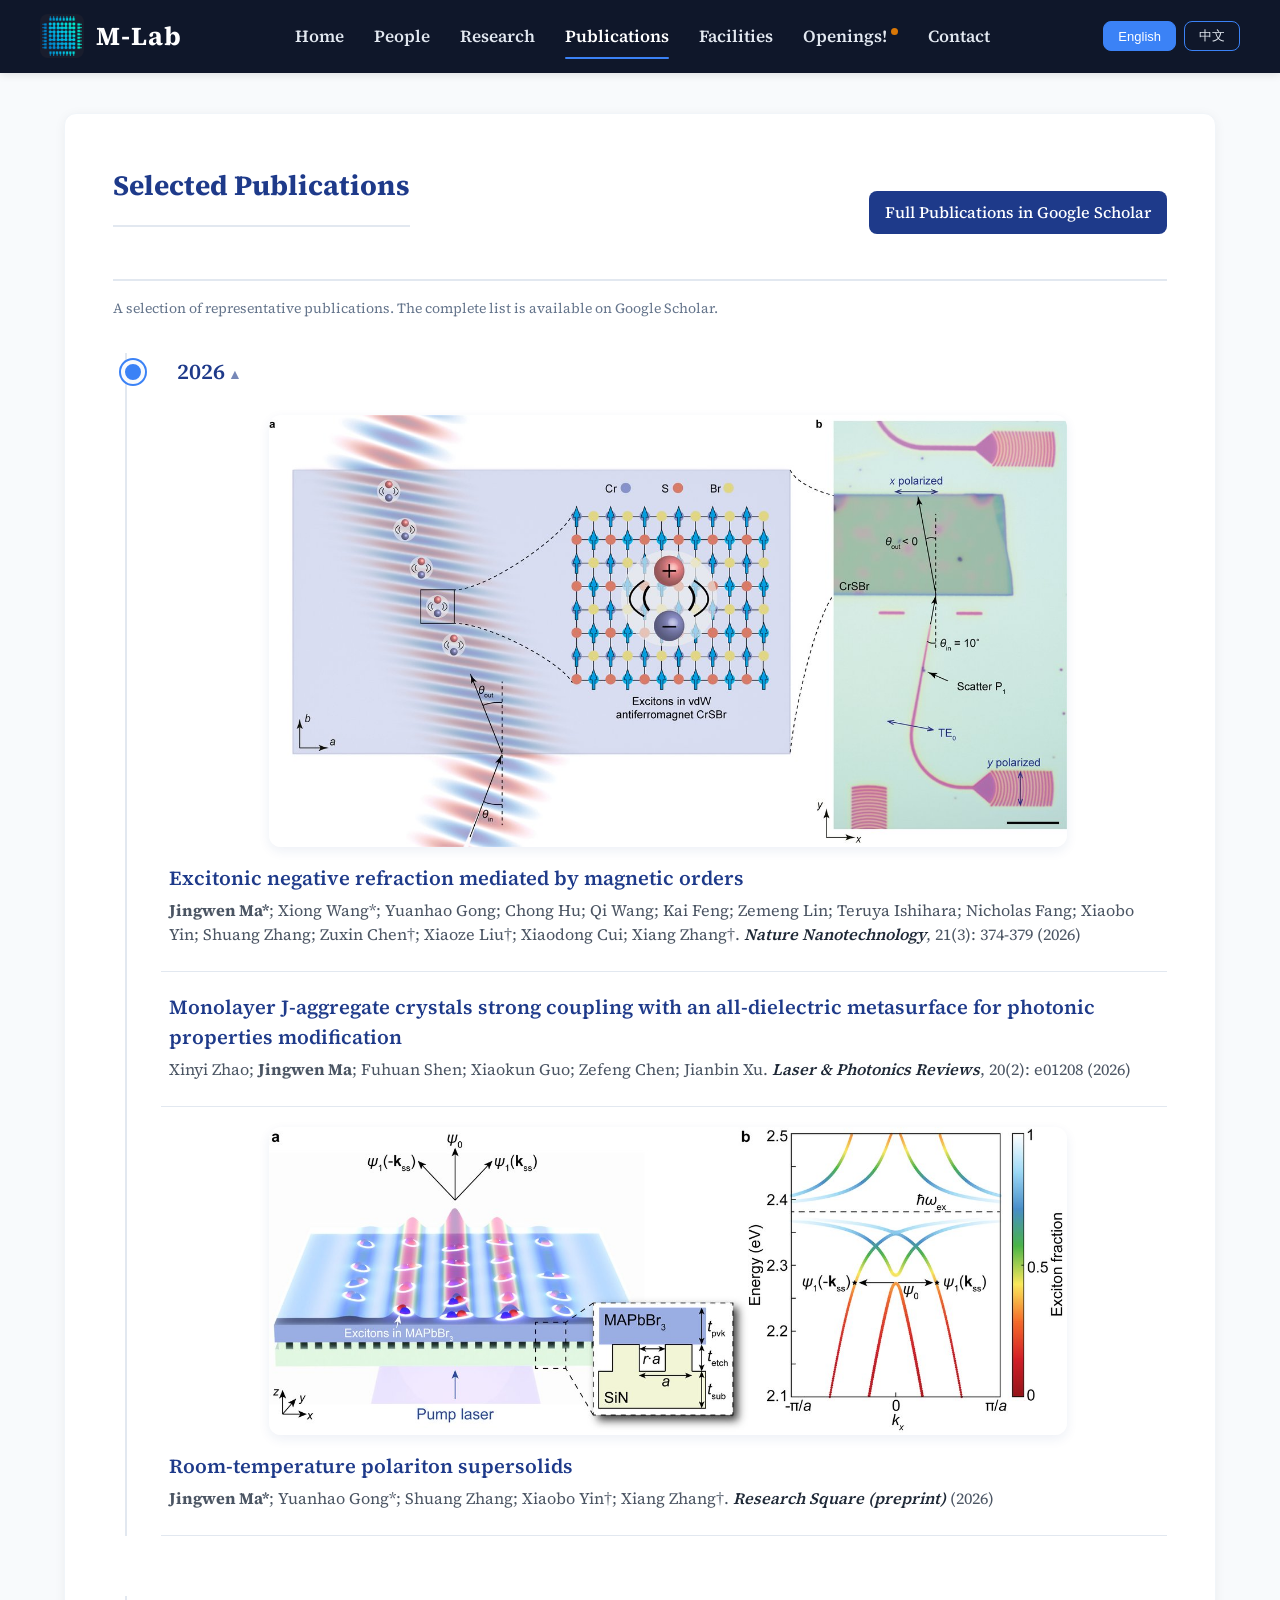
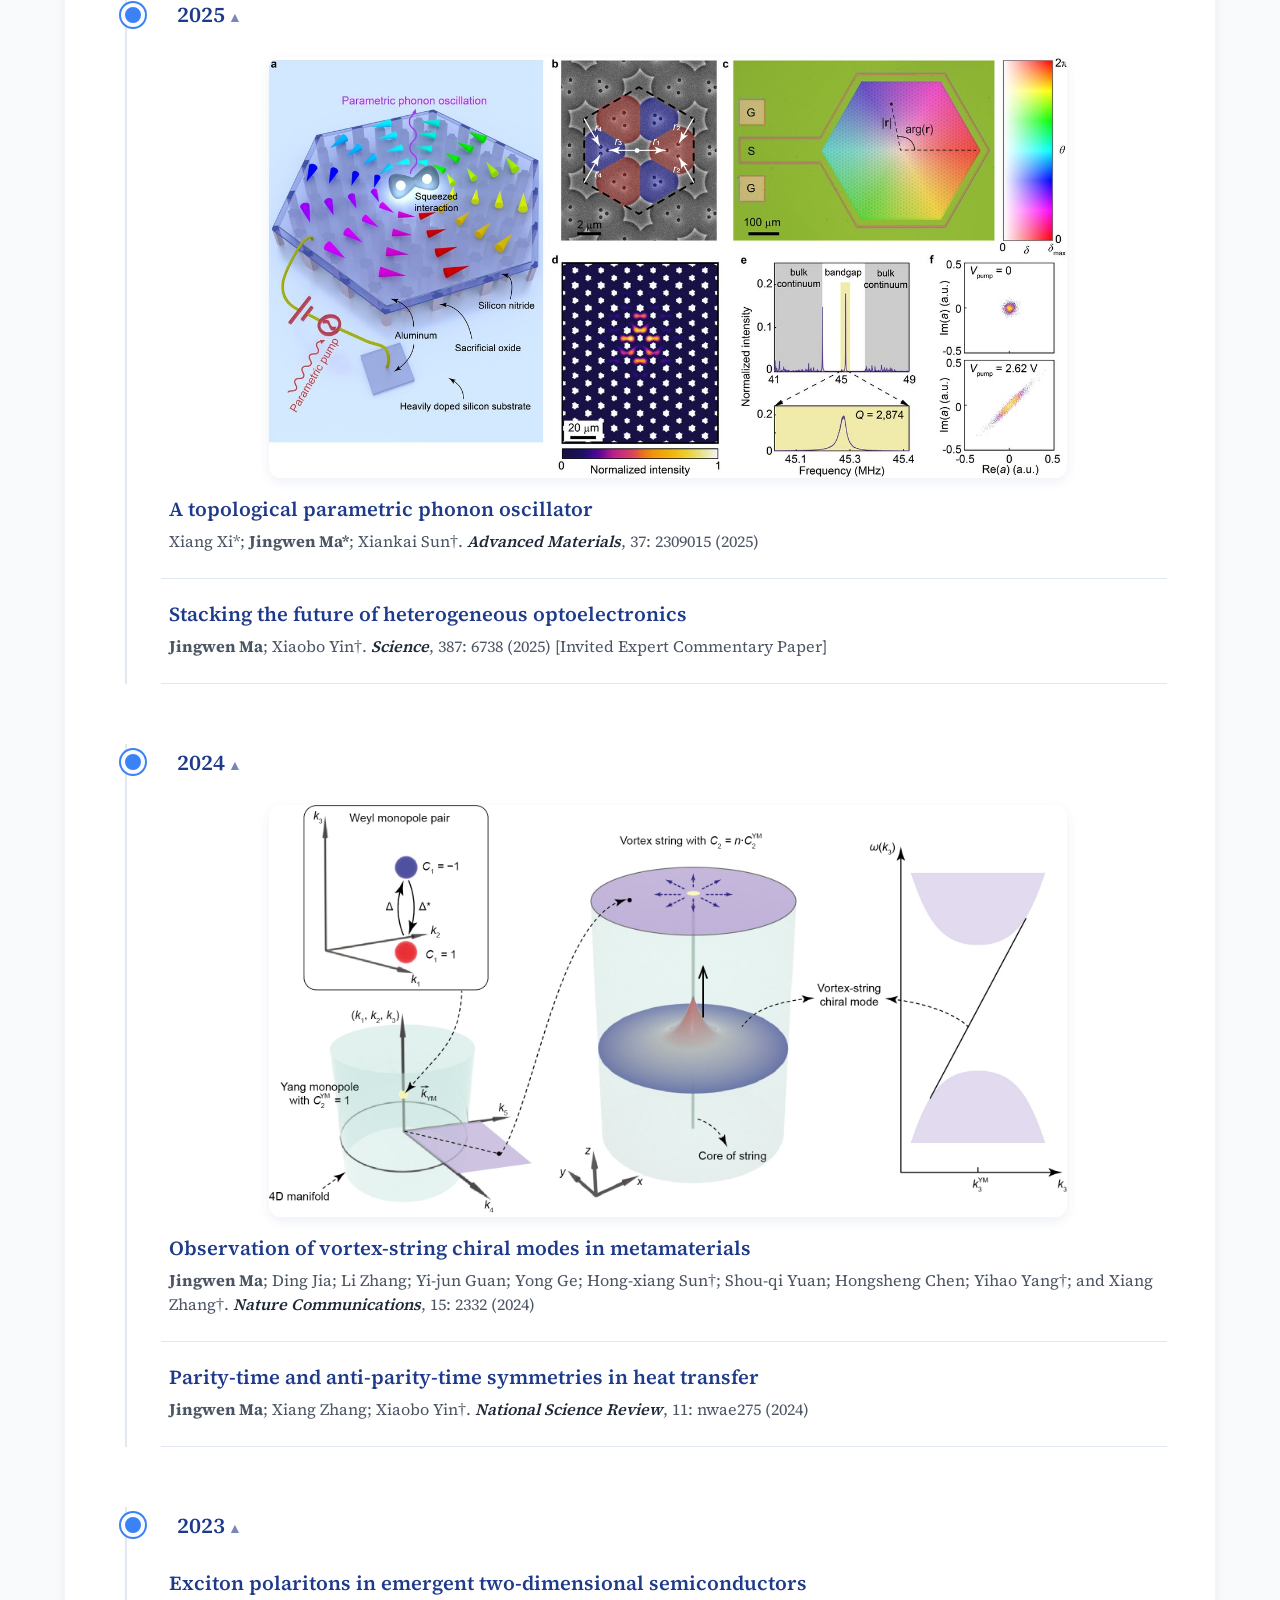
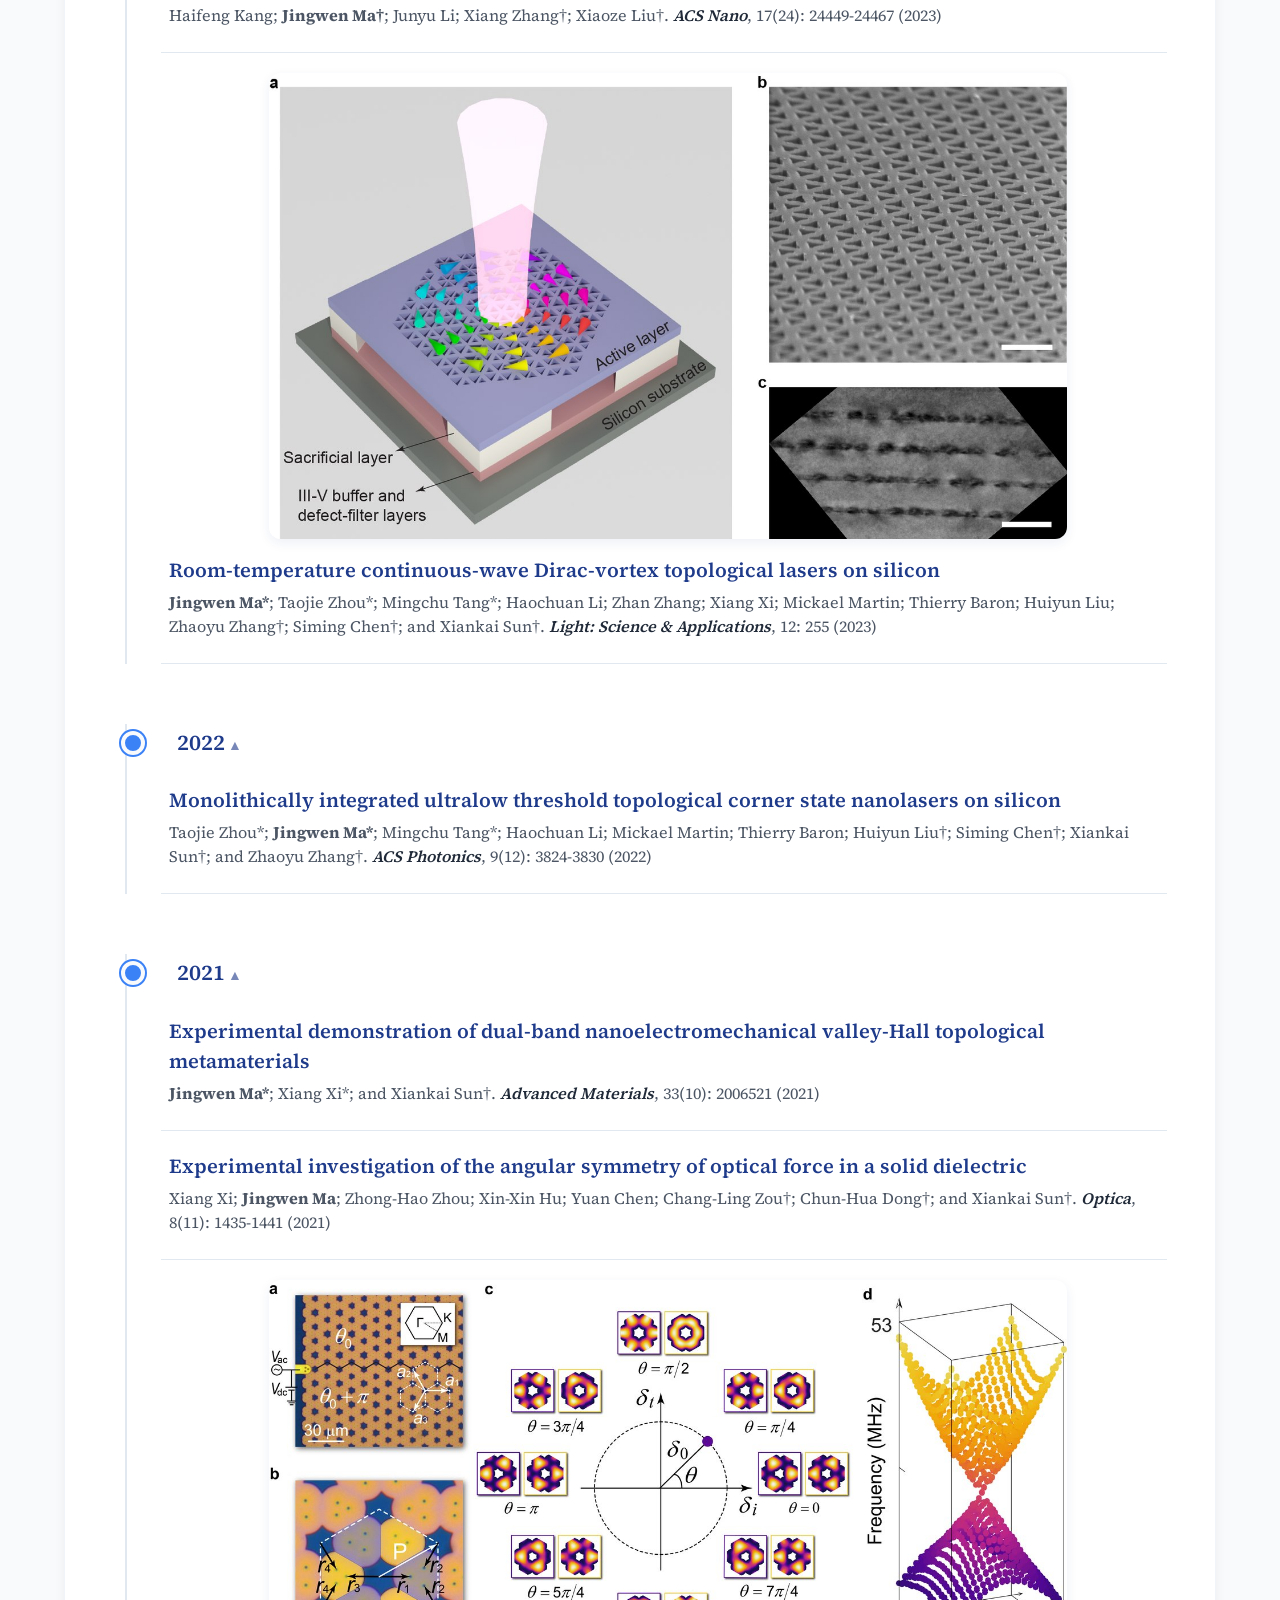
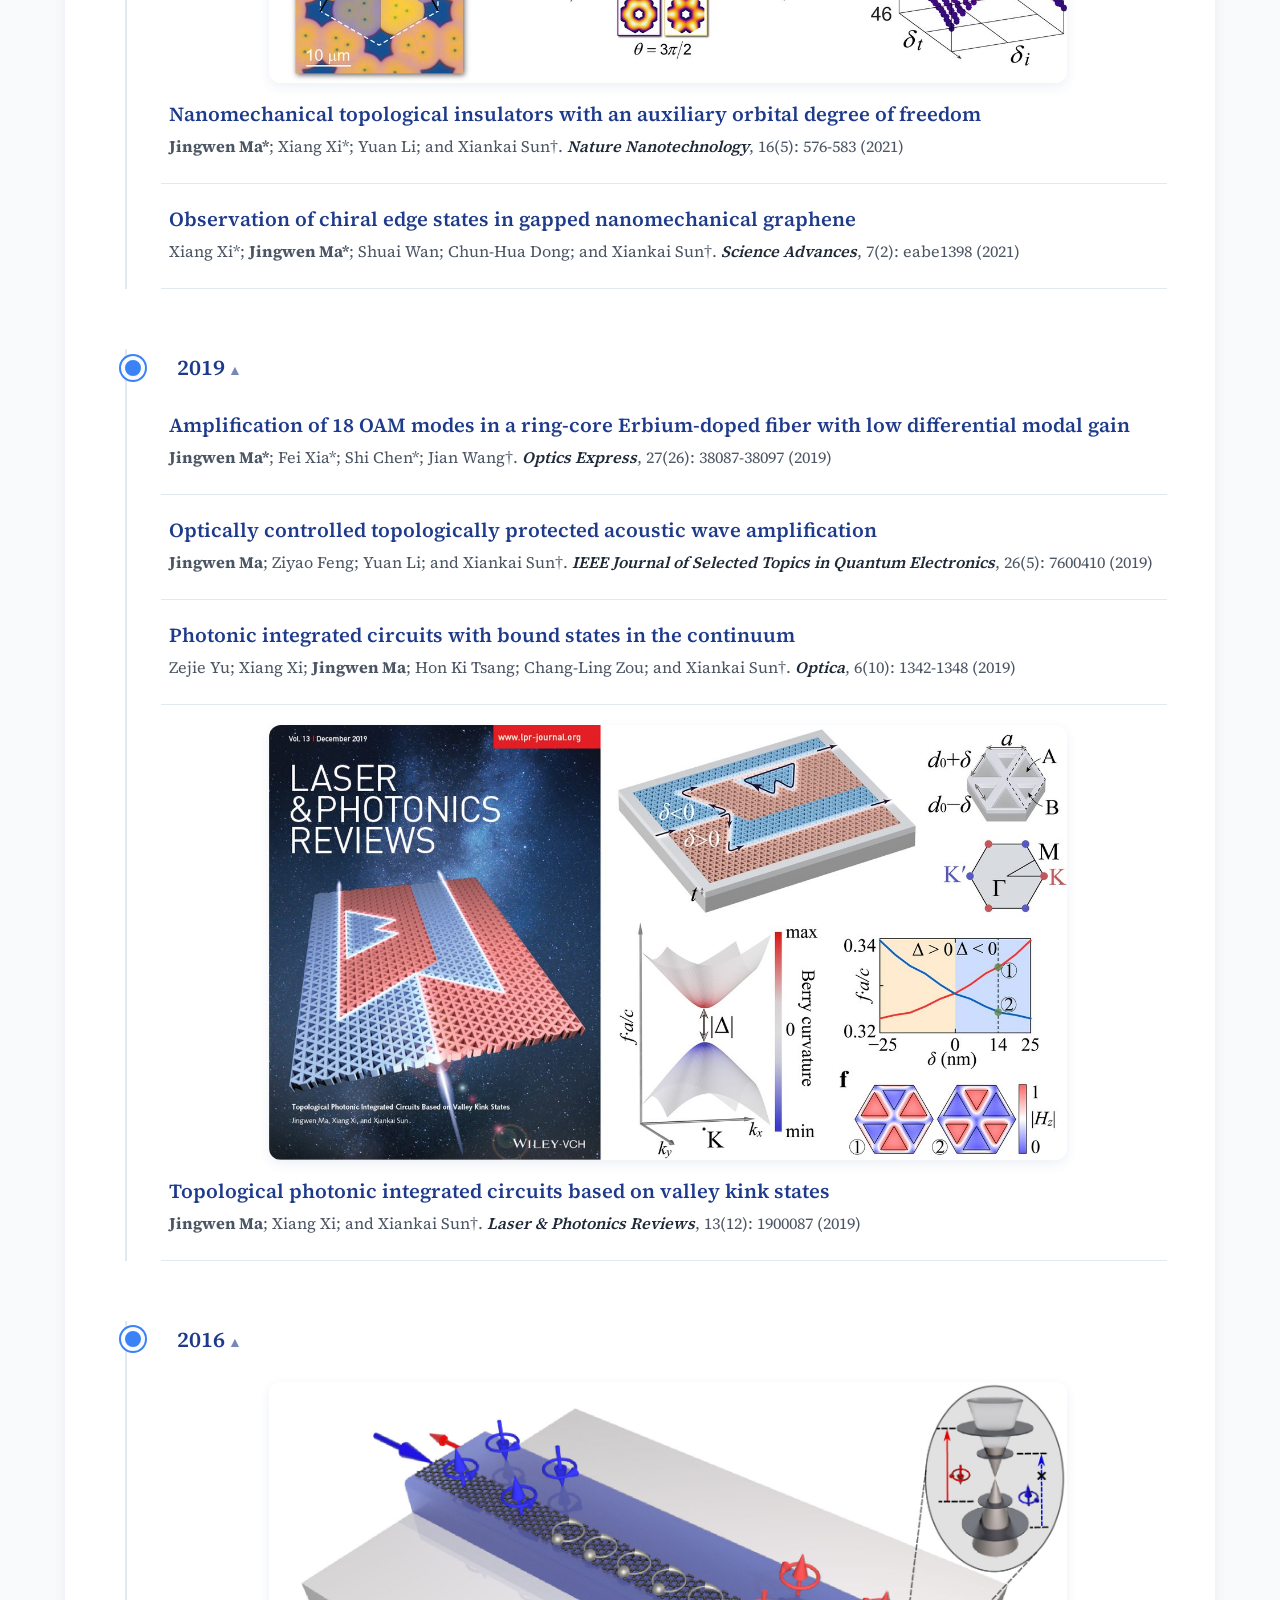
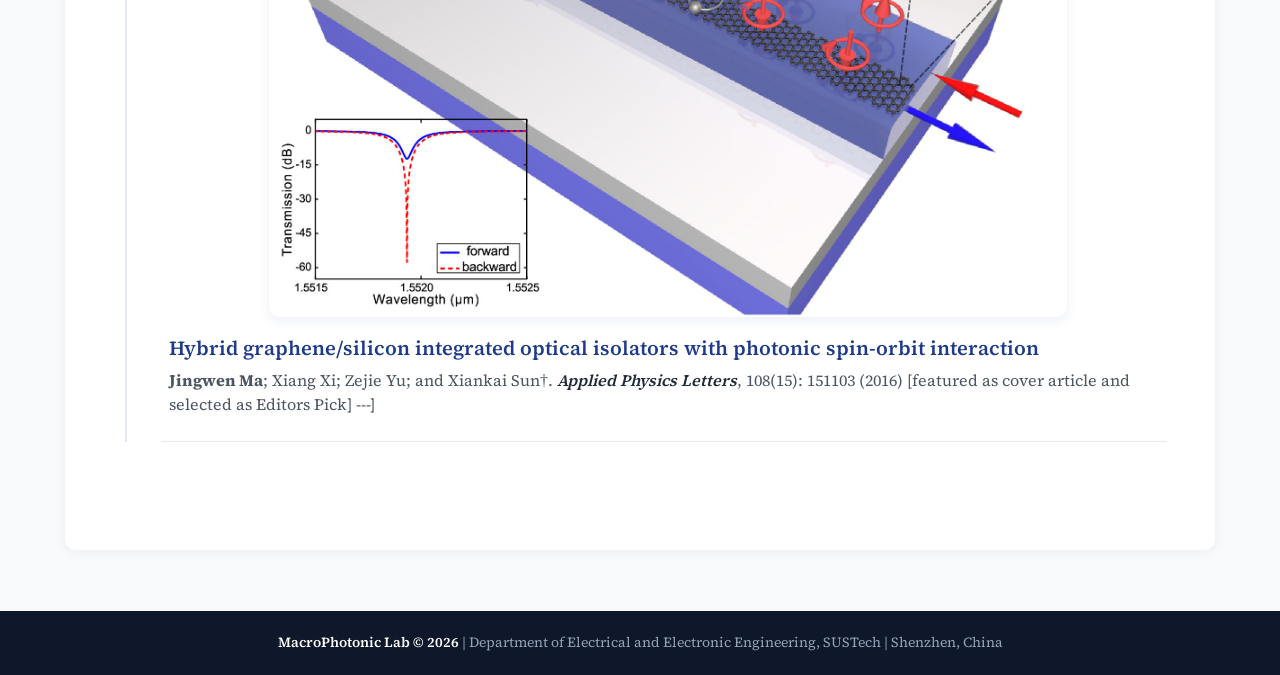
<file: publications.html>
<!DOCTYPE html>
<html lang="en">
<head>
    <meta charset="UTF-8">
    <meta name="viewport" content="width=device-width, initial-scale=1.0">
    <title>Publications - MacroPhotonic Lab</title>
    <meta name="description" content="MacroPhotonic Lab at Southern University of Science and Technology (SUSTech). We work on photonic chips, artificial intelligence, and macroscopic quantum physics.">
    <meta name="cn-title" content="发表论文 - MacroPhotonic Lab">
    <link rel="canonical" href="https://www.jwma-lab.com/publications.html">
    <meta property="og:type" content="website">
    <meta property="og:site_name" content="MacroPhotonic Lab">
    <meta property="og:title" content="Publications - MacroPhotonic Lab">
    <meta property="og:description" content="MacroPhotonic Lab at Southern University of Science and Technology (SUSTech). We work on photonic chips, artificial intelligence, and macroscopic quantum physics.">
    <meta property="og:image" content="https://www.jwma-lab.com/images/home/home.jpg">
    <meta property="og:url" content="https://www.jwma-lab.com/publications.html">
    <meta name="twitter:card" content="summary_large_image">
    <meta name="twitter:title" content="Publications - MacroPhotonic Lab">
    <meta name="twitter:description" content="MacroPhotonic Lab at Southern University of Science and Technology (SUSTech). We work on photonic chips, artificial intelligence, and macroscopic quantum physics.">
    <meta name="twitter:image" content="https://www.jwma-lab.com/images/home/home.jpg">
    <link rel="icon" type="image/png" href="images/home/logo.png">
    <link rel="apple-touch-icon" href="images/home/logo.png">
    <script type="application/ld+json">
    {
      "@context": "https://schema.org",
      "@type": "Organization",
      "name": "MacroPhotonic Lab",
      "url": "https://www.jwma-lab.com/",
      "logo": "https://www.jwma-lab.com/images/home/logo.png",
      "description": "Research group at SUSTech working on photonic chips, artificial intelligence, and macroscopic quantum physics.",
      "address": {
        "@type": "PostalAddress",
        "streetAddress": "Room 339, South Building of College of Engineering, No. 1088 Xueyuan Road, Nanshan District",
        "addressLocality": "Shenzhen",
        "addressRegion": "Guangdong",
        "postalCode": "518055",
        "addressCountry": "CN"
      },
      "sameAs": ["https://scholar.google.com/citations?user=-2sAiXwAAAAJ"]
    }
    </script>
    <link rel="stylesheet" href="common.css">

    <style>

        .title-row {
            display: flex;
            align-items: center;
            justify-content: space-between;
            margin-bottom: 16px;
            padding-bottom: 16px;
            border-bottom: 2px solid #E2E8F0;
        }

        .pub-note {
            font-size: 14px;
            color: #64748B;
            margin-bottom: 32px;
        }

        .card h3 {
            font-size: 28px;
            color: #1E3A8A;
        }

        .scholar-button {
            padding: 8px 16px;
            background: #1E3A8A;
            color: white;
            border-radius: 8px;
            text-decoration: none;
            font-size: 16px;
            font-weight: 500;
            white-space: nowrap;
            transition: all 0.2s ease;
        }

        .scholar-button:hover {
            opacity: 0.9;
            transform: translateY(-2px);
            box-shadow: 0 4px 8px rgba(30, 58, 138, 0.15);
        }

        .year-timeline {
            position: relative;
            padding-left: 48px;
            margin-bottom: 16px;
        }

        .year-timeline::before {
            content: '';
            position: absolute;
            left: 12px;
            top: 0;
            bottom: 0;
            width: 2px;
            background-color: #E2E8F0;
            z-index: 1;
        }

        .year {
            font-size: 22px;
            font-weight: 600;
            color: #1E3A8A;
            margin-bottom: 24px;
            position: relative;
            padding-left: 16px;
            display: inline-block;
            cursor: pointer;
            user-select: none;
        }

        .year::before {
            content: '';
            position: absolute;
            left: -40px;
            top: 50%;
            transform: translateY(-50%);
            width: 16px;
            height: 16px;
            border-radius: 50%;
            background-color: #3B82F6;
            border: 4px solid #F8FAFC;
            box-shadow: 0 0 0 2px #3B82F6;
            z-index: 2;
            transition: transform 0.2s ease;
        }

        .year:hover::before {
            transform: translateY(-50%) scale(1.2);
        }

        .year::after {
            content: ' \25B2';
            font-size: 14px;
            opacity: 0.6;
        }

        .year.collapsed::after {
            content: ' \25BC';
        }

        .year-group {
            margin-bottom: 60px;
        }

        .year-group.collapsed .pub-item,
        .year-group.collapsed .year-timeline::before {
            display: none;
        }

        .year-group.collapsed .year-timeline {
            margin-bottom: 0;
        }

        .year-group.collapsed {
            margin-bottom: 24px;
        }

        .pub-item {
            margin-bottom: 20px;
            padding-bottom: 20px;
            border-bottom: 1px solid #E2E8F0;
            position: relative;
            padding-left: 8px;
        }

        .pub-item.has-img {
            display: flex;
            flex-direction: column;
            gap: 16px;
            align-items: center;
        }

        .pub-img-container {
            position: relative;
            width: 80%;
            max-width: 80%;
            border-radius: 12px;
            overflow: hidden;
            box-shadow: 0 4px 12px rgba(30, 58, 138, 0.08);
            transition: all 0.3s ease;
            cursor: pointer;
        }

        .pub-img {
            width: 100%;
            height: auto;
            display: block;
            transition: transform 0.35s ease;
        }

        .pub-img-container:hover .pub-img {
            transform: scale(1.02);
        }

        .pub-desc {
            position: absolute;
            bottom: 0;
            left: 0;
            width: 100%;
            height: auto;
            max-height: 80%;
            background: rgba(0, 0, 0, 0.8);
            color: #ffffff;
            padding: 20px 24px;
            opacity: 0;
            visibility: hidden;
            transition: all 0.3s ease;
            display: block !important;
            white-space: normal !important;
            overflow-wrap: break-word !important;
            line-height: 1.6;
            font-size: 16px;
            overflow-y: auto;
            flex: none !important;
            align-items: normal !important;
            pointer-events: none;
        }

        .pub-desc a {
            color: #93C5FD;
            font-weight: 500;
            text-decoration: none;
            display: inline !important;
            white-space: normal !important;
            word-break: break-word !important;
            pointer-events: auto;
        }

        .pub-desc a:hover {
            text-decoration: underline;
        }

        .pub-img-container:hover .pub-desc {
            opacity: 1;
            visibility: visible;
        }

        .pub-img-container:hover {
            transform: translateY(-5px);
            box-shadow: 0 8px 20px rgba(30, 58, 138, 0.12);
        }

        /* Click-to-toggle state for mobile */
        .pub-img-container.show-desc .pub-desc {
            opacity: 1;
            visibility: visible;
        }

        .pub-item.no-img {
            display: block;
        }

        .pub-content {
            flex: 1;
            width: 100%;
        }

        .pub-title {
            font-size: 20px;
            font-weight: 600;
            color: #1E3A8A;
            margin-bottom: 5px;
            line-height: 1.5;
        }

        .pub-title a {
            color: #1E3A8A;
            text-decoration: none;
            transition: all 0.2s ease;
        }

        .pub-title a:hover {
            color: #3B82F6;
            text-decoration: underline;
        }

        .pub-authors {
            font-size: 16px;
            color: #4B5563;
            margin-bottom: 5px;
            line-height: 1.5;
        }

        .pub-journal {
            font-size: 16px;
            font-style: italic;
            font-weight: 600;
            color: #1F2937;
            margin-bottom: 5px;
            display: inline;
            margin-left: 0px;
        }

        @media (max-width: 768px) {
            .card h3 { font-size: 24px; }
            .year-timeline { padding-left: 40px; }
            .year::before { left: -34px; width: 12px; height: 12px; }
            .pub-img-container { width: 90%; max-width: 90%; }
            .pub-desc { font-size: 15px; padding: 16px 20px; max-height: 90%; }
            .pub-title { font-size: 18px; }
        }

        @media (max-width: 600px) {
            .title-row { flex-direction: column; align-items: flex-start; gap: 12px; }
            .year-timeline { padding-left: 34px; }
            .year::before { left: -29px; width: 10px; height: 10px; }
            .pub-img-container { width: 95%; max-width: 95%; }
            .pub-desc { font-size: 14px; padding: 12px 16px; max-height: 90%; }
        }

        @media (max-width: 375px) {
            .pub-title { font-size: 17px; }
            .pub-authors { font-size: 15px; }
            .year-timeline { padding-left: 30px; }
            .year::before { left: -26px; }
        }

    </style>
</head>
<body>
    <div class="header">
        <div class="nav-wrap">
            <span id="lab-logo-en" style="display: inline-flex;">
                <a href="index.html" class="lab-logo" title="MacroPhotonic Lab">
                    <img src="images/home/logo.png" alt="MacroPhotonic Lab" class="logo-img">
                    <span class="logo-text">M-Lab</span>
                </a>
            </span>
            <span id="lab-logo-cn" style="display: none;">
                <a href="index.html" class="lab-logo" title="MacroPhotonic Lab">
                    <img src="images/home/logo.png" alt="MacroPhotonic Lab" class="logo-img">
                    <span class="logo-text">M-Lab</span>
                </a>
            </span>
            <div class="nav">
                <a href="index.html" class="" id="nav-home-en">Home</a>
                <a href="index.html" class="" id="nav-home-cn" style="display: none;">首页</a>
                <a href="people.html" class="" id="nav-people-en">People</a>
                <a href="people.html" class="" id="nav-people-cn" style="display: none;">团队成员</a>
                <a href="research.html" class="" id="nav-research-en">Research</a>
                <a href="research.html" class="" id="nav-research-cn" style="display: none;">研究方向</a>
                <a href="publications.html" class="active" id="nav-pub-en">Publications</a>
                <a href="publications.html" class="active" id="nav-pub-cn" style="display: none;">发表论文</a>
                <a href="facilities.html" class="" id="nav-fac-en">Facilities</a>
                <a href="facilities.html" class="" id="nav-fac-cn" style="display: none;">实验设备</a>
                <a href="openings.html" class="" id="nav-open-en">Openings!<span class="nav-badge"></span></a>
                <a href="openings.html" class="" id="nav-open-cn" style="display: none;">招聘信息<span class="nav-badge"></span></a>
                <a href="contact.html" class="" id="nav-contact-en">Contact</a>
                <a href="contact.html" class="" id="nav-contact-cn" style="display: none;">联系方式</a>
            </div>
            <div class="lang-switch">
                <button class="lang-btn active" id="en-btn">English</button>
                <button class="lang-btn" id="cn-btn">中文</button>
            </div>
        </div>
    </div>


    <div class="container">
        <div class="card">
            <div class="title-row">
                <h3 id="pub-title-en">Selected Publications</h3>
                <h3 id="pub-title-cn" style="display: none;">发表论文</h3>
                <a href="https://scholar.google.com/citations?user=-2sAiXwAAAAJ&hl=en" class="scholar-button" target="_blank">
                    <span id="scholar-btn-en">Full Publications in Google Scholar</span>
                    <span id="scholar-btn-cn" style="display: none;">在 Google Scholar 查看全部论文</span>
                </a>
            </div>

            <p class="pub-note" id="pub-note-en">A selection of representative publications. The complete list is available on Google Scholar.</p>
            <p class="pub-note" id="pub-note-cn" style="display: none;">以下为代表性论文，完整列表请见 Google Scholar。</p>

                <div class="year-group">
                    <div class="year-timeline">
                        <div class="year" onclick="toggleYear(this)">2026</div>
                    <div class="pub-item has-img">
                        <div class="pub-img-container" onclick="togglePubDesc(this)"><img src="images/publications/Excitonic negative refraction mediated by magnetic orders.jpg" alt="Excitonic negative refraction mediated by magnetic orders" loading="lazy" class="pub-img"><div class="pub-desc">We report the first <strong>excitonic negative refraction</strong>. This work is featured in <a href="https://phys.org/news/2026-02-nanoengineers-chip-excitonic-hyperlens.html" target="_blank">Phys.org</a>, <a href="https://www.miragenews.com/scientists-discover-natural-magnetic-materials-1611657/" target="_blank">Mirage News</a>, <a href="https://www.eurekalert.org/news-releases/1115460" target="_blank">EurekAlert!</a>, <a href="https://news.sciencenet.cn/htmlnews/2026/1/559084.shtm" target="_blank">Sciencenet (科学网)</a>, <a href="https://www.stheadline.com/zh-hans/edu-news/3540828/%E6%B8%AF%E5%A4%A7%E7%A0%94%E7%A9%B6%E6%8F%AD%E7%A4%BA%E8%B4%9F%E6%8A%98%E5%B0%84-%E5%88%B6%E5%BE%AE%E5%9E%8B%E6%BF%80%E5%AD%90%E8%B6%85%E9%80%8F%E9%95%9C" target="_blank">星島頭條</a>, <a href="https://news.mingpao.com/pns/%E6%95%99%E8%82%B2/article/20260202/s00011/1769966776846/%E6%B8%AF%E5%A4%A7%E7%A0%94%E6%BF%80%E5%AD%90%E8%B6%85%E9%80%8F%E9%95%9C-%E6%93%8D%E6%8E%A7%E5%85%89%E3%80%8C%E8%BD%89%E5%BD%8E%E3%80%8D%E5%88%B0%E5%85%89%E3%80%8C%E8%B6%85%E9%80%8F%E9%95%9C%E3%80%8D" target="_blank">明報</a>.</div></div>
                        <div class="pub-content">
                            <div class="pub-title"><a href="https://doi.org/10.1038/s41565-025-02118-5" target="_blank">Excitonic negative refraction mediated by magnetic orders</a></div>
                            <div class="pub-authors">
                                <strong>Jingwen Ma*</strong>; Xiong Wang*; Yuanhao Gong; Chong Hu; Qi Wang; Kai Feng; Zemeng Lin; Teruya Ishihara; Nicholas Fang; Xiaobo Yin; Shuang Zhang; Zuxin Chen&dagger;; Xiaoze Liu&dagger;; Xiaodong Cui; Xiang Zhang&dagger;.
                                <span class="pub-journal">Nature Nanotechnology</span>, 21(3): 374-379 (2026)
                            </div>
                        </div>
                    </div>
                    <div class="pub-item no-img">
                        
                        <div class="pub-content">
                            <div class="pub-title"><a href="https://doi.org/10.1002/lpor.202501208" target="_blank">Monolayer J-aggregate crystals strong coupling with an all-dielectric metasurface for photonic properties modification</a></div>
                            <div class="pub-authors">
                                Xinyi Zhao; <strong>Jingwen Ma</strong>; Fuhuan Shen; Xiaokun Guo; Zefeng Chen; Jianbin Xu.
                                <span class="pub-journal">Laser & Photonics Reviews</span>, 20(2): e01208 (2026)
                            </div>
                        </div>
                    </div>
                    <div class="pub-item has-img">
                        <div class="pub-img-container" onclick="togglePubDesc(this)"><img src="images/publications/Supersolids_at_room_temperature.jpg" alt="Supersolids at room temperature" loading="lazy" class="pub-img"><div class="pub-desc">Supersolids are an exotic macroscopic quantum phase that exists in ultracold atomic gases and III-V semiconductors at cryogenic temperatures. We experimentally demonstrate <strong>exciton-polariton supersolids at room temperature</strong>.</div></div>
                        <div class="pub-content">
                            <div class="pub-title"><a href="https://doi.org/10.21203/rs.3.rs-9177620/v1" target="_blank">Room-temperature polariton supersolids</a></div>
                            <div class="pub-authors">
                                <strong>Jingwen Ma*</strong>; Yuanhao Gong*; Shuang Zhang; Xiaobo Yin&dagger;; Xiang Zhang&dagger;.
                                <span class="pub-journal">Research Square (preprint)</span> (2026)
                            </div>
                        </div>
                    </div>
                    </div>
                </div>
                <div class="year-group">
                    <div class="year-timeline">
                        <div class="year" onclick="toggleYear(this)">2025</div>
                    <div class="pub-item has-img">
                        <div class="pub-img-container" onclick="togglePubDesc(this)"><img src="images/publications/topological parametric phonon oscillator.jpg" alt="topological parametric phonon oscillator" loading="lazy" class="pub-img"><div class="pub-desc">Interacting topological bosonic systems exhibit fundamentally distinct behaviour to their fermionic counterparts. We report the first <strong>topological parametric oscillators</strong> based on a Dirac-vortex nano-electro-mechanical cavity.</div></div>
                        <div class="pub-content">
                            <div class="pub-title"><a href="https://doi.org/10.1002/adma.202309015" target="_blank">A topological parametric phonon oscillator</a></div>
                            <div class="pub-authors">
                                Xiang Xi*; <strong>Jingwen Ma*</strong>; Xiankai Sun&dagger;.
                                <span class="pub-journal">Advanced Materials</span>, 37: 2309015 (2025)
                            </div>
                        </div>
                    </div>
                    <div class="pub-item no-img">
                        
                        <div class="pub-content">
                            <div class="pub-title"><a href="https://doi.org/10.1126/science.adw1922" target="_blank">Stacking the future of heterogeneous optoelectronics</a></div>
                            <div class="pub-authors">
                                <strong>Jingwen Ma</strong>; Xiaobo Yin&dagger;.
                                <span class="pub-journal">Science</span>, 387: 6738 (2025) [Invited Expert Commentary Paper]
                            </div>
                        </div>
                    </div>
                    </div>
                </div>
                <div class="year-group">
                    <div class="year-timeline">
                        <div class="year" onclick="toggleYear(this)">2024</div>
                    <div class="pub-item has-img">
                        <div class="pub-img-container" onclick="togglePubDesc(this)"><img src="images/publications/vortex_string_chiral_mode.jpg" alt="vortex string chiral modes" loading="lazy" class="pub-img"><div class="pub-desc">Vortex strings are hypothetical topological defects in the geometry of spacetime in cosmology. We report the first <strong>experimental observations of vortex string chiral modes</strong> using a meta-material system.</div></div>
                        <div class="pub-content">
                            <div class="pub-title"><a href="https://doi.org/10.1038/s41467-024-46641-w" target="_blank">Observation of vortex-string chiral modes in metamaterials</a></div>
                            <div class="pub-authors">
                                <strong>Jingwen Ma</strong>; Ding Jia; Li Zhang; Yi-jun Guan; Yong Ge; Hong-xiang Sun&dagger;; Shou-qi Yuan; Hongsheng Chen; Yihao Yang&dagger;; and Xiang Zhang&dagger;.
                                <span class="pub-journal">Nature Communications</span>, 15: 2332 (2024)
                            </div>
                        </div>
                    </div>
                    <div class="pub-item no-img">
                        
                        <div class="pub-content">
                            <div class="pub-title"><a href="https://doi.org/10.1093/nsr/nwae275" target="_blank">Parity-time and anti-parity-time symmetries in heat transfer</a></div>
                            <div class="pub-authors">
                                <strong>Jingwen Ma</strong>; Xiang Zhang; Xiaobo Yin&dagger;.
                                <span class="pub-journal">National Science Review</span>, 11: nwae275 (2024)
                            </div>
                        </div>
                    </div>
                    </div>
                </div>
                <div class="year-group">
                    <div class="year-timeline">
                        <div class="year" onclick="toggleYear(this)">2023</div>
                    <div class="pub-item no-img">
                        
                        <div class="pub-content">
                            <div class="pub-title"><a href="https://doi.org/10.1021/acsnano.3c07993" target="_blank">Exciton polaritons in emergent two-dimensional semiconductors</a></div>
                            <div class="pub-authors">
                                Haifeng Kang; <strong>Jingwen Ma&dagger;</strong>; Junyu Li; Xiang Zhang&dagger;; Xiaoze Liu&dagger;.
                                <span class="pub-journal">ACS Nano</span>, 17(24): 24449-24467 (2023)
                            </div>
                        </div>
                    </div>
                    <div class="pub-item has-img">
                        <div class="pub-img-container" onclick="togglePubDesc(this)"><img src="images/publications/Room-temperature continuous-wave Dirac-vortex topological lasers on silicon.jpg" alt="Dirac-vortex lasers" loading="lazy" class="pub-img"><div class="pub-desc">We report the first Dirac-vortex microcavity laser that harnesses an auxiliary orbital degree of freedom. This work is featured in <a href="https://doi.org/10.1038/s41377-024-01398-1" target="_blank">Light: Science &amp; Applications 13, 64 (2024)</a>, <a href="https://phys.org/news/2023-10-room-temperature-continuous-wave-topological-dirac-vortex-microcavity.html" target="_blank">Phys.org</a>, and <a href="https://paper.sciencenet.cn/htmlpaper/2023/12/202312261443226192329.shtm" target="_blank">Sciencenet (科学网)</a>.</div></div>
                        <div class="pub-content">
                            <div class="pub-title"><a href="https://doi.org/10.1038/s41377-023-01290-4" target="_blank">Room-temperature continuous-wave Dirac-vortex topological lasers on silicon</a></div>
                            <div class="pub-authors">
                                <strong>Jingwen Ma*</strong>; Taojie Zhou*; Mingchu Tang*; Haochuan Li; Zhan Zhang; Xiang Xi; Mickael Martin; Thierry Baron; Huiyun Liu; Zhaoyu Zhang&dagger;; Siming Chen&dagger;; and Xiankai Sun&dagger;.
                                <span class="pub-journal">Light: Science & Applications</span>, 12: 255 (2023)
                            </div>
                        </div>
                    </div>
                    </div>
                </div>
                <div class="year-group">
                    <div class="year-timeline">
                        <div class="year" onclick="toggleYear(this)">2022</div>
                    <div class="pub-item no-img">
                        
                        <div class="pub-content">
                            <div class="pub-title"><a href="https://doi.org/10.1021/acsphotonics.2c00711" target="_blank">Monolithically integrated ultralow threshold topological corner state nanolasers on silicon</a></div>
                            <div class="pub-authors">
                                Taojie Zhou*; <strong>Jingwen Ma*</strong>; Mingchu Tang*; Haochuan Li; Mickael Martin; Thierry Baron; Huiyun Liu&dagger;; Siming Chen&dagger;; Xiankai Sun&dagger;; and Zhaoyu Zhang&dagger;.
                                <span class="pub-journal">ACS Photonics</span>, 9(12): 3824-3830 (2022)
                            </div>
                        </div>
                    </div>
                    </div>
                </div>
                <div class="year-group">
                    <div class="year-timeline">
                        <div class="year" onclick="toggleYear(this)">2021</div>
                    <div class="pub-item no-img">
                        
                        <div class="pub-content">
                            <div class="pub-title"><a href="https://doi.org/10.1002/adma.202006521" target="_blank">Experimental demonstration of dual-band nanoelectromechanical valley-Hall topological metamaterials</a></div>
                            <div class="pub-authors">
                                <strong>Jingwen Ma*</strong>; Xiang Xi*; and Xiankai Sun&dagger;.
                                <span class="pub-journal">Advanced Materials</span>, 33(10): 2006521 (2021)
                            </div>
                        </div>
                    </div>
                    <div class="pub-item no-img">
                        
                        <div class="pub-content">
                            <div class="pub-title"><a href="https://doi.org/10.1364/OPTICA.423877" target="_blank">Experimental investigation of the angular symmetry of optical force in a solid dielectric</a></div>
                            <div class="pub-authors">
                                Xiang Xi; <strong>Jingwen Ma</strong>; Zhong-Hao Zhou; Xin-Xin Hu; Yuan Chen; Chang-Ling Zou&dagger;; Chun-Hua Dong&dagger;; and Xiankai Sun&dagger;.
                                <span class="pub-journal">Optica</span>, 8(11): 1435-1441 (2021)
                            </div>
                        </div>
                    </div>
                    <div class="pub-item has-img">
                        <div class="pub-img-container" onclick="togglePubDesc(this)"><img src="images/publications/Nanomechanical topological insulators with an auxiliary orbital degree of freedom.jpg" alt="Nanomechanical topological insulators" loading="lazy" class="pub-img"><div class="pub-desc">We report a topological system with an auxiliary orbital degree of freedom. This work is featured in <a href="https://doi.org/10.1038/s41565-021-00853-z" target="_blank">Nature Nanotechnology 16 (5): 487-489 (2021)</a>.</div></div>
                        <div class="pub-content">
                            <div class="pub-title"><a href="https://doi.org/10.1038/s41565-021-00868-6" target="_blank">Nanomechanical topological insulators with an auxiliary orbital degree of freedom</a></div>
                            <div class="pub-authors">
                                <strong>Jingwen Ma*</strong>; Xiang Xi*; Yuan Li; and Xiankai Sun&dagger;.
                                <span class="pub-journal">Nature Nanotechnology</span>, 16(5): 576-583 (2021)
                            </div>
                        </div>
                    </div>
                    <div class="pub-item no-img">
                        
                        <div class="pub-content">
                            <div class="pub-title"><a href="https://doi.org/10.1126/sciadv.abe1398" target="_blank">Observation of chiral edge states in gapped nanomechanical graphene</a></div>
                            <div class="pub-authors">
                                Xiang Xi*; <strong>Jingwen Ma*</strong>; Shuai Wan; Chun-Hua Dong; and Xiankai Sun&dagger;.
                                <span class="pub-journal">Science Advances</span>, 7(2): eabe1398 (2021)
                            </div>
                        </div>
                    </div>
                    </div>
                </div>
                <div class="year-group">
                    <div class="year-timeline">
                        <div class="year" onclick="toggleYear(this)">2019</div>
                    <div class="pub-item no-img">
                        
                        <div class="pub-content">
                            <div class="pub-title"><a href="https://doi.org/10.1364/OE.27.038087" target="_blank">Amplification of 18 OAM modes in a ring-core Erbium-doped fiber with low differential modal gain</a></div>
                            <div class="pub-authors">
                                <strong>Jingwen Ma*</strong>; Fei Xia*; Shi Chen*; Jian Wang&dagger;.
                                <span class="pub-journal">Optics Express</span>, 27(26): 38087-38097 (2019)
                            </div>
                        </div>
                    </div>
                    <div class="pub-item no-img">
                        
                        <div class="pub-content">
                            <div class="pub-title"><a href="https://doi.org/10.1109/JSTQE.2019.2914413" target="_blank">Optically controlled topologically protected acoustic wave amplification</a></div>
                            <div class="pub-authors">
                                <strong>Jingwen Ma</strong>; Ziyao Feng; Yuan Li; and Xiankai Sun&dagger;.
                                <span class="pub-journal">IEEE Journal of Selected Topics in Quantum Electronics</span>, 26(5): 7600410 (2019)
                            </div>
                        </div>
                    </div>
                    <div class="pub-item no-img">
                        
                        <div class="pub-content">
                            <div class="pub-title"><a href="https://doi.org/10.1364/OPTICA.6.001342" target="_blank">Photonic integrated circuits with bound states in the continuum</a></div>
                            <div class="pub-authors">
                                Zejie Yu; Xiang Xi; <strong>Jingwen Ma</strong>; Hon Ki Tsang; Chang-Ling Zou; and Xiankai Sun&dagger;.
                                <span class="pub-journal">Optica</span>, 6(10): 1342-1348 (2019)
                            </div>
                        </div>
                    </div>
                    <div class="pub-item has-img">
                        <div class="pub-img-container" onclick="togglePubDesc(this)"><img src="images/publications/Topological photonic integrated circuits based on valley kink states.jpg" alt="Valley kink states" loading="lazy" class="pub-img"><div class="pub-desc">We demonstrate topological photonic integrated circuits. This work is featured as cover article.</div></div>
                        <div class="pub-content">
                            <div class="pub-title"><a href="https://doi.org/10.1002/lpor.201900087" target="_blank">Topological photonic integrated circuits based on valley kink states</a></div>
                            <div class="pub-authors">
                                <strong>Jingwen Ma</strong>; Xiang Xi; and Xiankai Sun&dagger;.
                                <span class="pub-journal">Laser & Photonics Reviews</span>, 13(12): 1900087 (2019)
                            </div>
                        </div>
                    </div>
                    </div>
                </div>
                <div class="year-group">
                    <div class="year-timeline">
                        <div class="year" onclick="toggleYear(this)">2016</div>
                    <div class="pub-item has-img">
                        <div class="pub-img-container" onclick="togglePubDesc(this)"><img src="images/publications/graphene_isolator.jpg" alt="graphene silicon isolator" loading="lazy" class="pub-img"><div class="pub-desc">We propose a new design of on-chip isolator using photonic spin-orbit interaction. This work is featured as cover article and selected by Optics &amp; Photonics News (OPN), The optical Society's monthly news magazine, as one of <a href="https://www.optica-opn.org/home/articles/volume_27/december_2016/features/optics_in_2016/" target="_blank">the world's 30 most clearly communicated breakthroughs in optics in 2016</a>.</div></div>
                        <div class="pub-content">
                            <div class="pub-title"><a href="https://doi.org/10.1063/1.4945715" target="_blank">Hybrid graphene/silicon integrated optical isolators with photonic spin-orbit interaction</a></div>
                            <div class="pub-authors">
                                <strong>Jingwen Ma</strong>; Xiang Xi; Zejie Yu; and Xiankai Sun&dagger;.
                                <span class="pub-journal">Applied Physics Letters</span>, 108(15): 151103 (2016) [featured as cover article and selected as Editors Pick] ---]
                            </div>
                        </div>
                    </div>
                    </div>
                </div>
        </div>
    </div>


    <div class="footer">
        <p class="footer-copy" id="footer-copy-en"><strong>MacroPhotonic Lab &copy; 2026</strong> | Department of Electrical and Electronic Engineering, SUSTech | Shenzhen, China</p>
        <p class="footer-copy" id="footer-copy-cn" style="display: none;"><strong>MacroPhotonic Lab &copy; 2026</strong> | 南方科技大学电子与电气工程系 | 中国・深圳</p>
    </div>

    <script src="common.js"></script>
        <script>
function toggleYear(el) {
            var group = el.closest('.year-group');
            group.classList.toggle('collapsed');
            el.classList.toggle('collapsed');
        }

        function togglePubDesc(el) {
            el.classList.toggle('show-desc');
        }
    </script>
    <script>
        // GoatCounter analytics — only counts visits on the live domain
        if (location.hostname.indexOf('jwma-lab.com') !== -1) {
            var gc = document.createElement('script');
            gc.async = true;
            gc.src = '//gc.zgo.at/count.js';
            gc.setAttribute('data-goatcounter', 'https://jwma-lab.goatcounter.com/count');
            document.body.appendChild(gc);
        }
    </script>
</body>
</html>
</file>
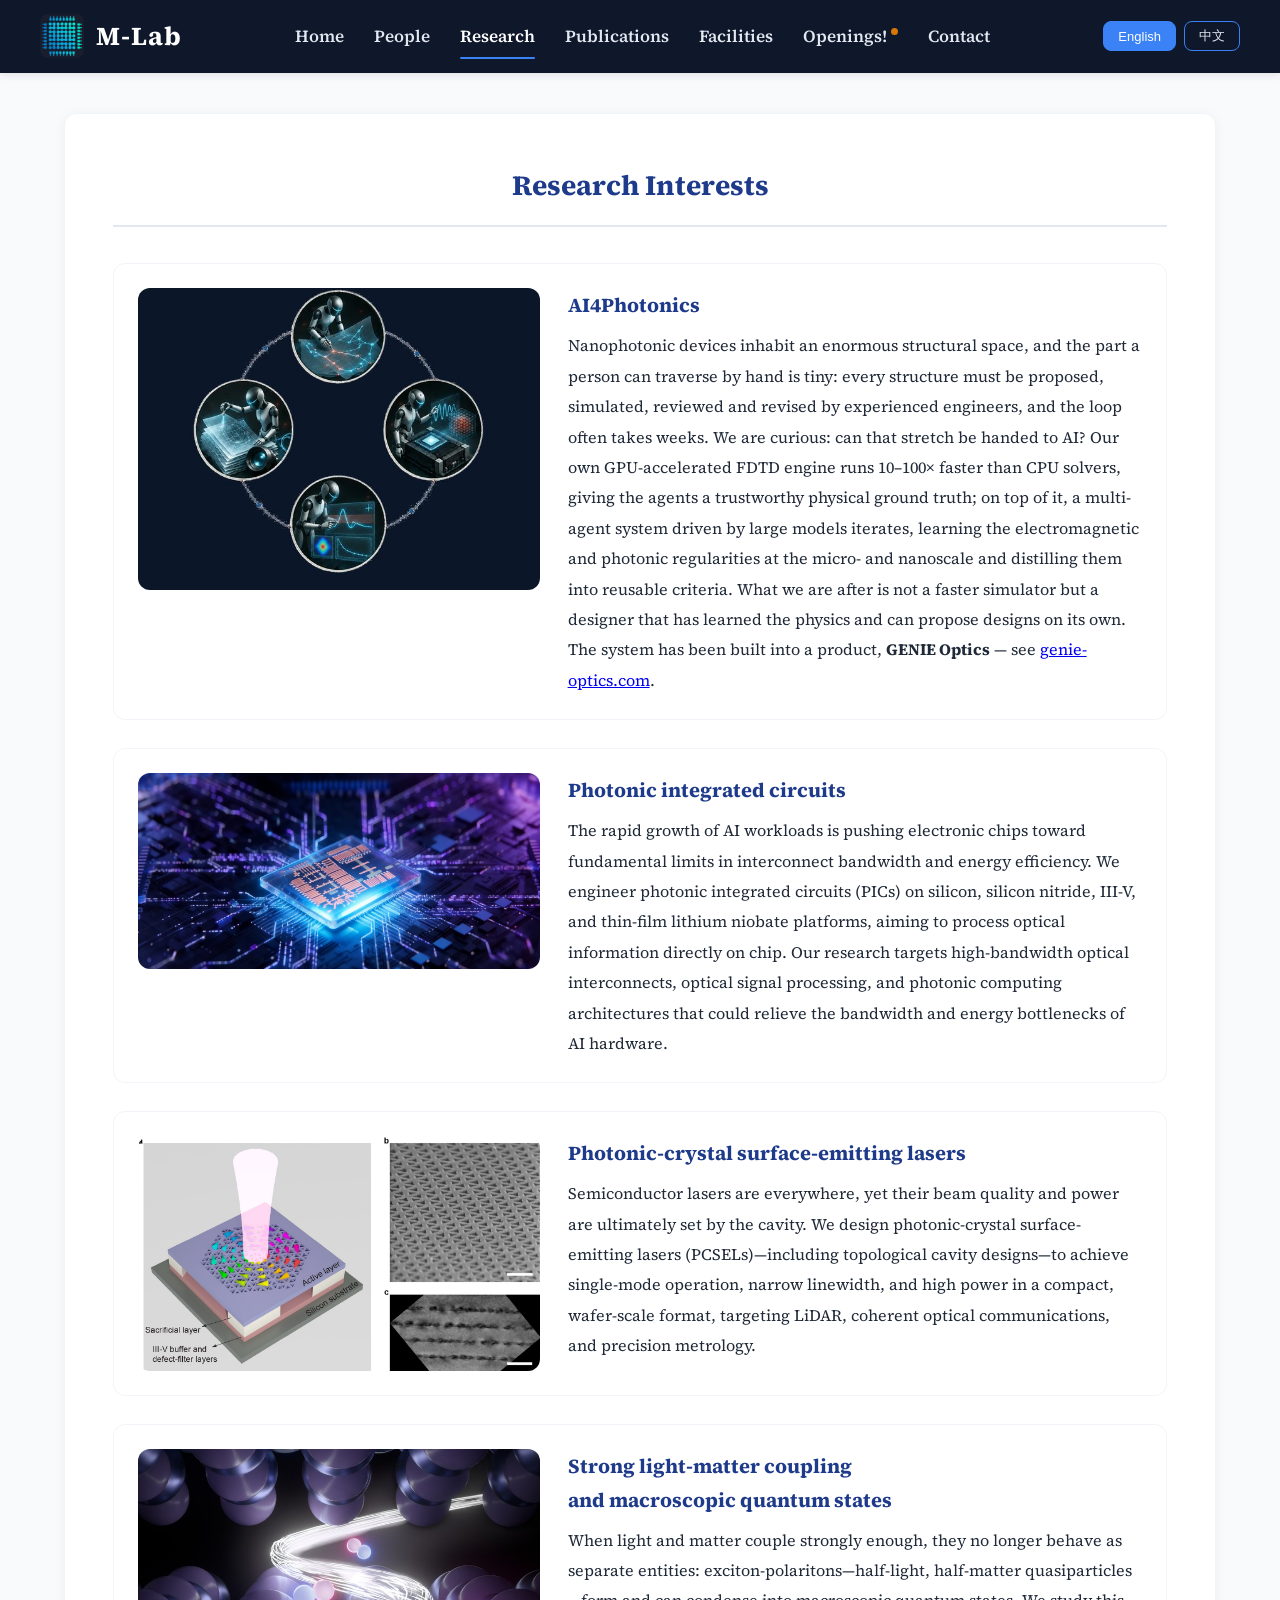
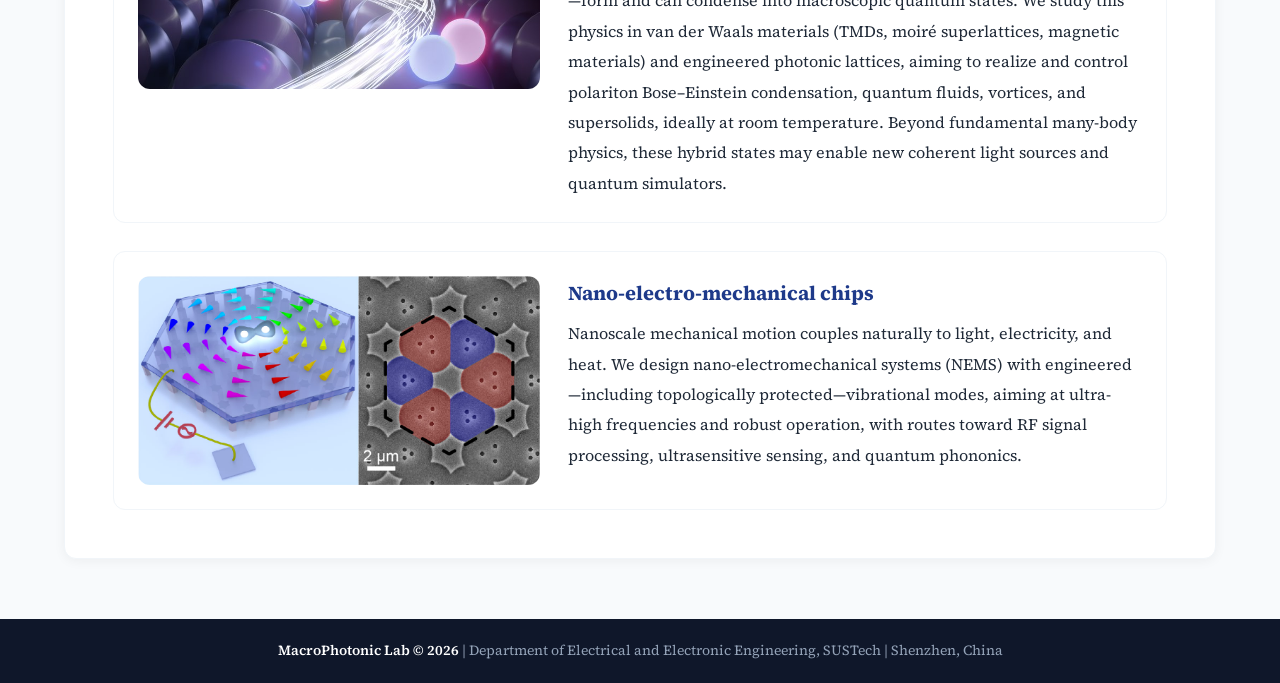
<file: research.html>
<!DOCTYPE html>
<html lang="en">
<head>
    <meta charset="UTF-8">
    <meta name="viewport" content="width=device-width, initial-scale=1.0">
    <title>Research - MacroPhotonic Lab</title>
    <meta name="description" content="MacroPhotonic Lab at Southern University of Science and Technology (SUSTech). We work on photonic chips, artificial intelligence, and macroscopic quantum physics.">
    <meta name="cn-title" content="研究方向 - MacroPhotonic Lab">
    <link rel="canonical" href="https://www.jwma-lab.com/research.html">
    <meta property="og:type" content="website">
    <meta property="og:site_name" content="MacroPhotonic Lab">
    <meta property="og:title" content="Research - MacroPhotonic Lab">
    <meta property="og:description" content="MacroPhotonic Lab at Southern University of Science and Technology (SUSTech). We work on photonic chips, artificial intelligence, and macroscopic quantum physics.">
    <meta property="og:image" content="https://www.jwma-lab.com/images/home/home.jpg">
    <meta property="og:url" content="https://www.jwma-lab.com/research.html">
    <meta name="twitter:card" content="summary_large_image">
    <meta name="twitter:title" content="Research - MacroPhotonic Lab">
    <meta name="twitter:description" content="MacroPhotonic Lab at Southern University of Science and Technology (SUSTech). We work on photonic chips, artificial intelligence, and macroscopic quantum physics.">
    <meta name="twitter:image" content="https://www.jwma-lab.com/images/home/home.jpg">
    <link rel="icon" type="image/png" href="images/home/logo.png">
    <link rel="apple-touch-icon" href="images/home/logo.png">
    <script type="application/ld+json">
    {
      "@context": "https://schema.org",
      "@type": "Organization",
      "name": "MacroPhotonic Lab",
      "url": "https://www.jwma-lab.com/",
      "logo": "https://www.jwma-lab.com/images/home/logo.png",
      "description": "Research group at SUSTech working on photonic chips, artificial intelligence, and macroscopic quantum physics.",
      "address": {
        "@type": "PostalAddress",
        "streetAddress": "Room 339, South Building of College of Engineering, No. 1088 Xueyuan Road, Nanshan District",
        "addressLocality": "Shenzhen",
        "addressRegion": "Guangdong",
        "postalCode": "518055",
        "addressCountry": "CN"
      },
      "sameAs": ["https://scholar.google.com/citations?user=-2sAiXwAAAAJ"]
    }
    </script>
    <link rel="stylesheet" href="common.css">

    <style>

        .research-container {
            display: grid;
            grid-template-columns: 1fr;
            gap: 28px;
            width: 100%;
        }

        .research-item {
            margin-bottom: 0;
            display: flex;
            flex-direction: row;
            align-items: flex-start;
            height: 100%;
            padding: 24px;
            border: 1px solid #F1F5F9;
            border-radius: 12px;
        }

        /* 图片 hover 轻缩放，呼应卡片浮起 */
        .research-item .research-img {
            transition: transform 0.35s ease;
        }

        /* 第一栏（AI4Photonics）配图为 4:3 图版。列宽与其余各栏一致（40%）；
           图片用 contain 完整放进框内，不裁切环形节点，两侧由图片自带的深蓝底补齐，
           接缝不可见，整体读作一块 4:3 的深色图版 */
        .research-item--square .research-img {
            width: 40%;
            height: auto;
            max-height: none;
            aspect-ratio: 4 / 3;
            object-fit: contain;
            background-color: #0B1729;
            flex-shrink: 0;
        }

        .research-item:hover .research-img {
            transform: scale(1.02);
        }

        .research-content {
            display: flex;
            flex-direction: column;
            flex-grow: 1;
        }

        .research-img {
            width: 40%;
            height: auto;
            max-height: 240px;
            object-fit: cover;
            border-radius: 12px;
            margin-right: 28px;
            margin-bottom: 0;
            flex-shrink: 0;
        }

        .research-item h4 {
            font-size: 20px;
            color: #1E3A8A;
            margin-bottom: 8px;
            text-align: left;
        }

        .research-item p {
            font-size: 16px;
            line-height: 1.9;
            color: #1F2937;
            flex-grow: 1;
            margin-top: 0;
        }

        @media (max-width: 768px) {
            .card h3 { font-size: 24px; }
            .research-container {
                grid-template-columns: 1fr;
                gap: 40px;
            }
            .research-item {
                flex-direction: column;
                padding: 16px;
            }
            .research-img {
                width: 100%;
                height: 220px;
                margin-right: 0;
                margin-bottom: 16px;
            }
            /* 方形配图在窄屏不裁切：整幅铺满宽度，高度随比例走 */
            .research-item--square .research-img {
                width: 100%;
                height: auto;
                max-height: none;
            }
            .research-item h4 { font-size: 22px; margin-bottom: 8px; }
            .research-item p { font-size: 16px; }
        }

        @media (max-width: 480px) {
            .research-img { height: 180px; }
            .research-item--square .research-img { height: auto; }
        }

    </style>
</head>
<body>
    <div class="header">
        <div class="nav-wrap">
            <span id="lab-logo-en" style="display: inline-flex;">
                <a href="index.html" class="lab-logo" title="MacroPhotonic Lab">
                    <img src="images/home/logo.png" alt="MacroPhotonic Lab" class="logo-img">
                    <span class="logo-text">M-Lab</span>
                </a>
            </span>
            <span id="lab-logo-cn" style="display: none;">
                <a href="index.html" class="lab-logo" title="MacroPhotonic Lab">
                    <img src="images/home/logo.png" alt="MacroPhotonic Lab" class="logo-img">
                    <span class="logo-text">M-Lab</span>
                </a>
            </span>
            <div class="nav">
                <a href="index.html" class="" id="nav-home-en">Home</a>
                <a href="index.html" class="" id="nav-home-cn" style="display: none;">首页</a>
                <a href="people.html" class="" id="nav-people-en">People</a>
                <a href="people.html" class="" id="nav-people-cn" style="display: none;">团队成员</a>
                <a href="research.html" class="active" id="nav-research-en">Research</a>
                <a href="research.html" class="active" id="nav-research-cn" style="display: none;">研究方向</a>
                <a href="publications.html" class="" id="nav-pub-en">Publications</a>
                <a href="publications.html" class="" id="nav-pub-cn" style="display: none;">发表论文</a>
                <a href="facilities.html" class="" id="nav-fac-en">Facilities</a>
                <a href="facilities.html" class="" id="nav-fac-cn" style="display: none;">实验设备</a>
                <a href="openings.html" class="" id="nav-open-en">Openings!<span class="nav-badge"></span></a>
                <a href="openings.html" class="" id="nav-open-cn" style="display: none;">招聘信息<span class="nav-badge"></span></a>
                <a href="contact.html" class="" id="nav-contact-en">Contact</a>
                <a href="contact.html" class="" id="nav-contact-cn" style="display: none;">联系方式</a>
            </div>
            <div class="lang-switch">
                <button class="lang-btn active" id="en-btn">English</button>
                <button class="lang-btn" id="cn-btn">中文</button>
            </div>
        </div>
    </div>


    <div class="container">
        <div class="card">
            <h3 id="research-title-en">Research Interests</h3>
            <h3 id="research-title-cn" style="display: none;">研究兴趣</h3>

            <div class="research-container">
                <div class="research-item hover-card research-item--square">
                    <img src="images/research/aidesign.jpg" alt="Closed-loop AI-driven photonic design" loading="lazy" class="research-img">
                    <div class="research-content">
                        <h4 id="aidesign-title-en">AI4Photonics</h4>
                        <h4 id="aidesign-title-cn" style="display: none;">AI4Photonics</h4>
                        <p id="aidesign-desc-en">Nanophotonic devices inhabit an enormous structural space, and the part a person can traverse by hand is tiny: every structure must be proposed, simulated, reviewed and revised by experienced engineers, and the loop often takes weeks. We are curious: can that stretch be handed to AI? Our own GPU-accelerated FDTD engine runs 10–100× faster than CPU solvers, giving the agents a trustworthy physical ground truth; on top of it, a multi-agent system driven by large models iterates, learning the electromagnetic and photonic regularities at the micro- and nanoscale and distilling them into reusable criteria. What we are after is not a faster simulator but a designer that has learned the physics and can propose designs on its own. The system has been built into a product, <strong>GENIE Optics</strong> — see <a href="https://www.genie-optics.com" target="_blank" rel="noopener">genie-optics.com</a>.</p>
                        <p id="aidesign-desc-cn" style="display: none;">纳米光子器件的结构空间极大，而人能亲手遍历的极小：每一个结构，都要经验丰富的工程师提出、仿真、审阅、修改，耗时往往以周计。我们好奇：这一段路能否交给 AI？自研的 GPU 加速 FDTD 引擎比 CPU 求解器快 10–100×，为智能体提供可信的物理基准；大模型驱动的多智能体系统在其上反复试错，正从仿真结果中学习微纳尺度的电磁与光子规律，并把这些规律沉淀成可复用的判据。我们期待的不是一个更快的仿真器，而是一个学过物理、能自己提出设计的设计者。这套系统已产品化为 <strong>GENIE Optics</strong>，详见 <a href="https://www.genie-optics.com" target="_blank" rel="noopener">genie-optics.com</a>。</p>
                    </div>
                </div>

                <div class="research-item hover-card">
                    <img src="images/research/research3.jpg" alt="Integrated photonic chips" loading="lazy" class="research-img">
                    <div class="research-content">
                        <h4 id="item1-title-en">Photonic integrated circuits</h4>
                        <h4 id="item1-title-cn" style="display: none;">集成光子芯片</h4>
                        <p id="item1-desc-en">The rapid growth of AI workloads is pushing electronic chips toward fundamental limits in interconnect bandwidth and energy efficiency. We engineer photonic integrated circuits (PICs) on silicon, silicon nitride, III-V, and thin-film lithium niobate platforms, aiming to process optical information directly on chip. Our research targets high-bandwidth optical interconnects, optical signal processing, and photonic computing architectures that could relieve the bandwidth and energy bottlenecks of AI hardware.</p>
                        <p id="item1-desc-cn" style="display: none;">AI 算力需求的快速增长正将电子芯片推向互连带宽与能效的物理极限。我们基于硅、氮化硅、III-V 族半导体与薄膜铌酸锂等平台研发光子集成芯片（PIC），目标是在芯片上直接以光处理光信息，面向高带宽光互连、光信号处理与光子计算架构，为缓解 AI 硬件的带宽与能耗瓶颈提供新路径。</p>
                    </div>
                </div>

                <div class="research-item hover-card">
                    <img src="images/publications/Room-temperature continuous-wave Dirac-vortex topological lasers on silicon.jpg" alt="Photonic-crystal lasers" loading="lazy" class="research-img">
                    <div class="research-content">
                        <h4 id="item2-title-en">Photonic-crystal surface-emitting lasers</h4>
                        <h4 id="item2-title-cn" style="display: none;">光子晶体激光器</h4>
                        <p id="item2-desc-en">Semiconductor lasers are everywhere, yet their beam quality and power are ultimately set by the cavity. We design photonic-crystal surface-emitting lasers (PCSELs)—including topological cavity designs—to achieve single-mode operation, narrow linewidth, and high power in a compact, wafer-scale format, targeting LiDAR, coherent optical communications, and precision metrology.</p>
                        <p id="item2-desc-cn" style="display: none;">半导体激光器无处不在，但光束质量与输出功率最终由谐振腔决定。我们设计光子晶体面发射激光器（PCSEL），包括拓扑谐振腔方案，在紧凑的晶圆级尺度上同时实现单模运转、窄线宽与高功率输出，面向激光雷达、相干光通信与精密计量。</p>
                    </div>
                </div>

                <div class="research-item hover-card">
                    <img src="images/research/research5.jpg" alt="Quantum light-matter hybrids" loading="lazy" class="research-img">
                    <div class="research-content">
                        <h4 id="item3-title-en">Strong light-matter coupling and macroscopic quantum states</h4>
                        <h4 id="item3-title-cn" style="display: none;">强光-物质耦合与宏观量子物态</h4>
                        <p id="item3-desc-en">When light and matter couple strongly enough, they no longer behave as separate entities: exciton-polaritons—half-light, half-matter quasiparticles—form and can condense into macroscopic quantum states. We study this physics in van der Waals materials (TMDs, moiré superlattices, magnetic materials) and engineered photonic lattices, aiming to realize and control polariton Bose–Einstein condensation, quantum fluids, vortices, and supersolids, ideally at room temperature. Beyond fundamental many-body physics, these hybrid states may enable new coherent light sources and quantum simulators.</p>
                        <p id="item3-desc-cn" style="display: none;">当光与物质耦合足够强，二者不再各自独立：激子极化激元——半光半物质的准粒子——得以形成并凝聚为宏观量子态。我们在范德华材料（过渡金属硫族化合物、莫尔超晶格、低维磁性材料）与人工光子晶格中研究这一物理，致力于实现并操控极化激元的玻色-爱因斯坦凝聚、量子流体、涡旋乃至超固体，并探索室温实现。除多体物理本身，这些光-物质混合态有望催生新型相干光源与量子模拟平台。</p>
                    </div>
                </div>

                <div class="research-item hover-card">
                    <img src="images/research/research4.jpg" alt="Nano-electro-mechanical chips" loading="lazy" class="research-img">
                    <div class="research-content">
                        <h4 id="item4-title-en">Nano-electro-mechanical chips</h4>
                        <h4 id="item4-title-cn" style="display: none;">纳米机电芯片</h4>
                        <p id="item4-desc-en">Nanoscale mechanical motion couples naturally to light, electricity, and heat. We design nano-electromechanical systems (NEMS) with engineered—including topologically protected—vibrational modes, aiming at ultra-high frequencies and robust operation, with routes toward RF signal processing, ultrasensitive sensing, and quantum phononics.</p>
                        <p id="item4-desc-cn" style="display: none;">纳米尺度的机械运动天然与光、电、热相互耦合。我们设计具有工程化乃至拓扑保护振动模式的纳米机电系统（NEMS），追求超高频率与高鲁棒性的机械振荡，为射频信号处理、超灵敏传感与量子声子学开辟路径。</p>
                    </div>
                </div>
            </div>
        </div>
    </div>


    <div class="footer">
        <p class="footer-copy" id="footer-copy-en"><strong>MacroPhotonic Lab &copy; 2026</strong> | Department of Electrical and Electronic Engineering, SUSTech | Shenzhen, China</p>
        <p class="footer-copy" id="footer-copy-cn" style="display: none;"><strong>MacroPhotonic Lab &copy; 2026</strong> | 南方科技大学电子与电气工程系 | 中国・深圳</p>
    </div>

    <script src="common.js"></script>
    
    <script>
        // GoatCounter analytics — only counts visits on the live domain
        if (location.hostname.indexOf('jwma-lab.com') !== -1) {
            var gc = document.createElement('script');
            gc.async = true;
            gc.src = '//gc.zgo.at/count.js';
            gc.setAttribute('data-goatcounter', 'https://jwma-lab.goatcounter.com/count');
            document.body.appendChild(gc);
        }
    </script>
</body>
</html>
</file>
<file: common.css>
/* 全站统一字体：拉丁 Source Serif 4 + 中文思源宋体子集（全站用字）。
   四个字重齐全，标题、正文、导航一致。新增中文文本后重新生成子集：
   py scripts/subset_heading_font.py */
@font-face {
    font-family: 'Source Serif 4';
    src: url('fonts/SourceSerif4-latin-400.woff2') format('woff2');
    font-weight: 400;
    font-style: normal;
    font-display: swap;
}

@font-face {
    font-family: 'Source Serif 4';
    src: url('fonts/SourceSerif4-latin-500.woff2') format('woff2');
    font-weight: 500;
    font-style: normal;
    font-display: swap;
}

@font-face {
    font-family: 'Source Serif 4';
    src: url('fonts/SourceSerif4-latin-600.woff2') format('woff2');
    font-weight: 600;
    font-style: normal;
    font-display: swap;
}

@font-face {
    font-family: 'Source Serif 4';
    src: url('fonts/SourceSerif4-latin-700.woff2') format('woff2');
    font-weight: 700;
    font-style: normal;
    font-display: swap;
}

@font-face {
    font-family: 'Noto Serif SC Sub';
    src: url('fonts/NotoSerifSC-sub-400.woff2') format('woff2');
    font-weight: 400;
    font-style: normal;
    font-display: swap;
    unicode-range: U+2E80-9FFF, U+F900-FAFF, U+FF00-FFEF;
}

@font-face {
    font-family: 'Noto Serif SC Sub';
    src: url('fonts/NotoSerifSC-sub-500.woff2') format('woff2');
    font-weight: 500;
    font-style: normal;
    font-display: swap;
    unicode-range: U+2E80-9FFF, U+F900-FAFF, U+FF00-FFEF;
}

@font-face {
    font-family: 'Noto Serif SC Sub';
    src: url('fonts/NotoSerifSC-sub-600.woff2') format('woff2');
    font-weight: 600;
    font-style: normal;
    font-display: swap;
    unicode-range: U+2E80-9FFF, U+F900-FAFF, U+FF00-FFEF;
}

@font-face {
    font-family: 'Noto Serif SC Sub';
    src: url('fonts/NotoSerifSC-sub-700.woff2') format('woff2');
    font-weight: 700;
    font-style: normal;
    font-display: swap;
    unicode-range: U+2E80-9FFF, U+F900-FAFF, U+FF00-FFEF;
}

/* 全局重置 */
* {
    margin: 0;
    padding: 0;
    box-sizing: border-box;
}

body {
  font-family: 'Source Serif 4', 'Noto Serif SC Sub', Georgia, 'Noto Serif SC', 'Source Han Serif SC', 'Songti SC', SimSun, serif;
  background-color: #F8FAFC;
  color: #1F2937;
  line-height: 1.7;
}

/* 标题排版微调：多行标题换行更均衡 */
h1, h2, h3, h4, h5 {
    text-wrap: balance;
}

/* 导航栏全局样式 */
.header {
    background-color: #0F172A;
    padding: 14px 24px;
    color: #ffffff;
    box-shadow: 0 2px 8px rgba(0, 0, 0, 0.1);
}

.nav-wrap {
    max-width: 1200px;
    margin: 0 auto;
    display: flex;
    align-items: center;
    justify-content: space-between;
    gap: 24px;
}

/* Logo核心样式：图片标记 + 简写字标在左 */
.lab-logo {
    display: flex;
    align-items: center;
    gap: 12px;
    text-decoration: none;
    color: #ffffff;
    white-space: nowrap;
}

.logo-img {
    width: 44px;
    height: 44px;
    object-fit: contain;
    display: inline-block;
    border-radius: 8px;
}

.logo-text {
    font-family: 'Source Serif 4', Georgia, 'Times New Roman', serif;
    font-size: 26px;
    font-weight: 700;
    letter-spacing: 1px;
    color: #ffffff;
    line-height: 1;
}

/* 导航菜单样式：三段式居中 */
.nav {
    display: flex;
    justify-content: center;
    gap: 30px;
    flex: 1;
}

.nav a {
    color: #E2E8F0;
    font-family: 'Source Serif 4', 'Noto Serif SC Sub', Georgia, 'Noto Serif SC', 'Songti SC', SimSun, serif;
    text-decoration: none;
    font-size: 17px;
    font-weight: 600;
    padding: 8px 0;
    position: relative;
    white-space: nowrap;
    transition: color 0.2s ease;
}

.nav a:hover {
    color: #93C5FD;
}

.nav a.active {
    color: #ffffff;
    font-weight: 600;
}

.nav a.active::after {
    content: '';
    position: absolute;
    bottom: 0;
    left: 0;
    width: 100%;
    height: 2px;
    background-color: #3B82F6;
    border-radius: 2px;
}

.nav-badge {
    display: inline-block;
    width: 7px;
    height: 7px;
    border-radius: 50%;
    background-color: #D97706;
    margin-left: 4px;
    vertical-align: super;
    animation: badge-pulse 2s ease-in-out infinite;
}

@keyframes badge-pulse {
    0%, 100% { opacity: 1; }
    50% { opacity: 0.4; }
}

/* 语言切换按钮样式 */
.lang-switch {
    display: flex;
    gap: 8px;
}

.lang-btn {
    padding: 5px 14px;
    border-radius: 8px;
    border: 1px solid #3B82F6;
    background-color: transparent;
    color: #E2E8F0;
    font-size: 13px;
    font-weight: 500;
    cursor: pointer;
    white-space: nowrap;
    transition: all 0.2s ease;
}

.lang-btn.active {
    background-color: #3B82F6;
    color: #ffffff;
}

.lang-btn:hover:not(.active) {
    border-color: #60A5FA;
    color: #93C5FD;
}

/* 全局容器样式 */
.container {
    max-width: 1200px;
    margin: 40px auto;
    padding: 0 24px;
}

.card {
    background-color: #ffffff;
    border-radius: 12px;
    padding: 48px;
    box-shadow: 0 2px 12px rgba(0, 0, 0, 0.05);
    border: 1px solid #F1F5F9;
}

/* 页面大标题（各页面共用，差异用页面内联 CSS 覆盖） */
.card h3 {
    font-size: 28px;
    color: #1E3A8A;
    margin-bottom: 36px;
    padding-bottom: 16px;
    border-bottom: 2px solid #E2E8F0;
    text-align: center;
}

.page-title {
    font-size: 28px;
    color: #1E3A8A;
    margin-bottom: 32px;
    padding-bottom: 16px;
    border-bottom: 2px solid #E2E8F0;
    font-weight: 700;
}

/* 小节标题（左侧蓝条） */
.section-subtitle {
    font-size: 22px;
    color: #1E3A8A;
    margin-bottom: 24px;
    padding-left: 8px;
    border-left: 4px solid #3B82F6;
    font-weight: 600;
}

/* 卡片悬浮特效：顶部渐变条 + 上浮 + 阴影 */
.hover-card {
    position: relative;
    overflow: hidden;
    transition: all 0.2s ease;
}

.hover-card::before {
    content: '';
    position: absolute;
    top: 0;
    left: 0;
    width: 100%;
    height: 4px;
    background: linear-gradient(90deg, #3B82F6, #1E3A8A);
    opacity: 0;
    transition: opacity 0.3s ease;
    z-index: 10;
}

.hover-card:hover {
    box-shadow: 0 4px 16px rgba(0, 0, 0, 0.08);
    border-color: #E2E8F0;
    transform: translateY(-4px);
}

.hover-card:hover::before {
    opacity: 1;
}


/* 页脚全局样式 */
.footer {
    background-color: #0F172A;
    color: #E2E8F0;
    padding: 20px 24px;
    margin-top: 60px;
    font-size: 14px;
}

.footer-copy {
    max-width: 1200px;
    margin: 0 auto;
    text-align: center;
    color: #94A3B8;
}

.footer strong {
    color: #ffffff;
    font-weight: 600;
}

/* 全局响应式适配 - 768px以下全部居中 */
@media (max-width: 1200px) {
    .nav {
        gap: 18px;
    }

    .nav a {
        font-size: 16px;
    }
}

@media (max-width: 768px) {
    .header {
        text-align: center;
    }

    .nav-wrap {
        flex-direction: column;
        gap: 12px;
    }

    .lab-logo {
        justify-content: center;
    }

    .logo-img {
        width: 55px;
        height: 55px;
    }

    .nav {
        justify-content: center;
        gap: 20px;
        flex-wrap: wrap;
    }

    .nav a {
        font-size: 15px;
    }

    .lang-switch {
        justify-content: center;
    }

    .card {
        padding: 32px 24px;
    }
}

@media (max-width: 480px) {
    .header {
        padding: 12px 16px;
    }

    .lab-logo {
        font-size: 18px;
        gap: 8px;
    }

    .logo-img {
        width: 45px;
        height: 45px;
    }

    .nav {
        gap: 16px;
    }

    .nav a {
        font-size: 14px;
    }

    .container {
        margin: 24px auto;
        padding: 0 16px;
    }

    .card {
        padding: 24px 16px;
    }

    .footer {
        padding: 20px 16px;
        font-size: 14px;
    }
}

/* 尊重系统“减少动态效果”偏好：关闭动画与过渡 */
@media (prefers-reduced-motion: reduce) {
    *,
    *::before,
    *::after {
        animation-duration: 0.01ms !important;
        animation-iteration-count: 1 !important;
        transition-duration: 0.01ms !important;
    }
}
</file>
